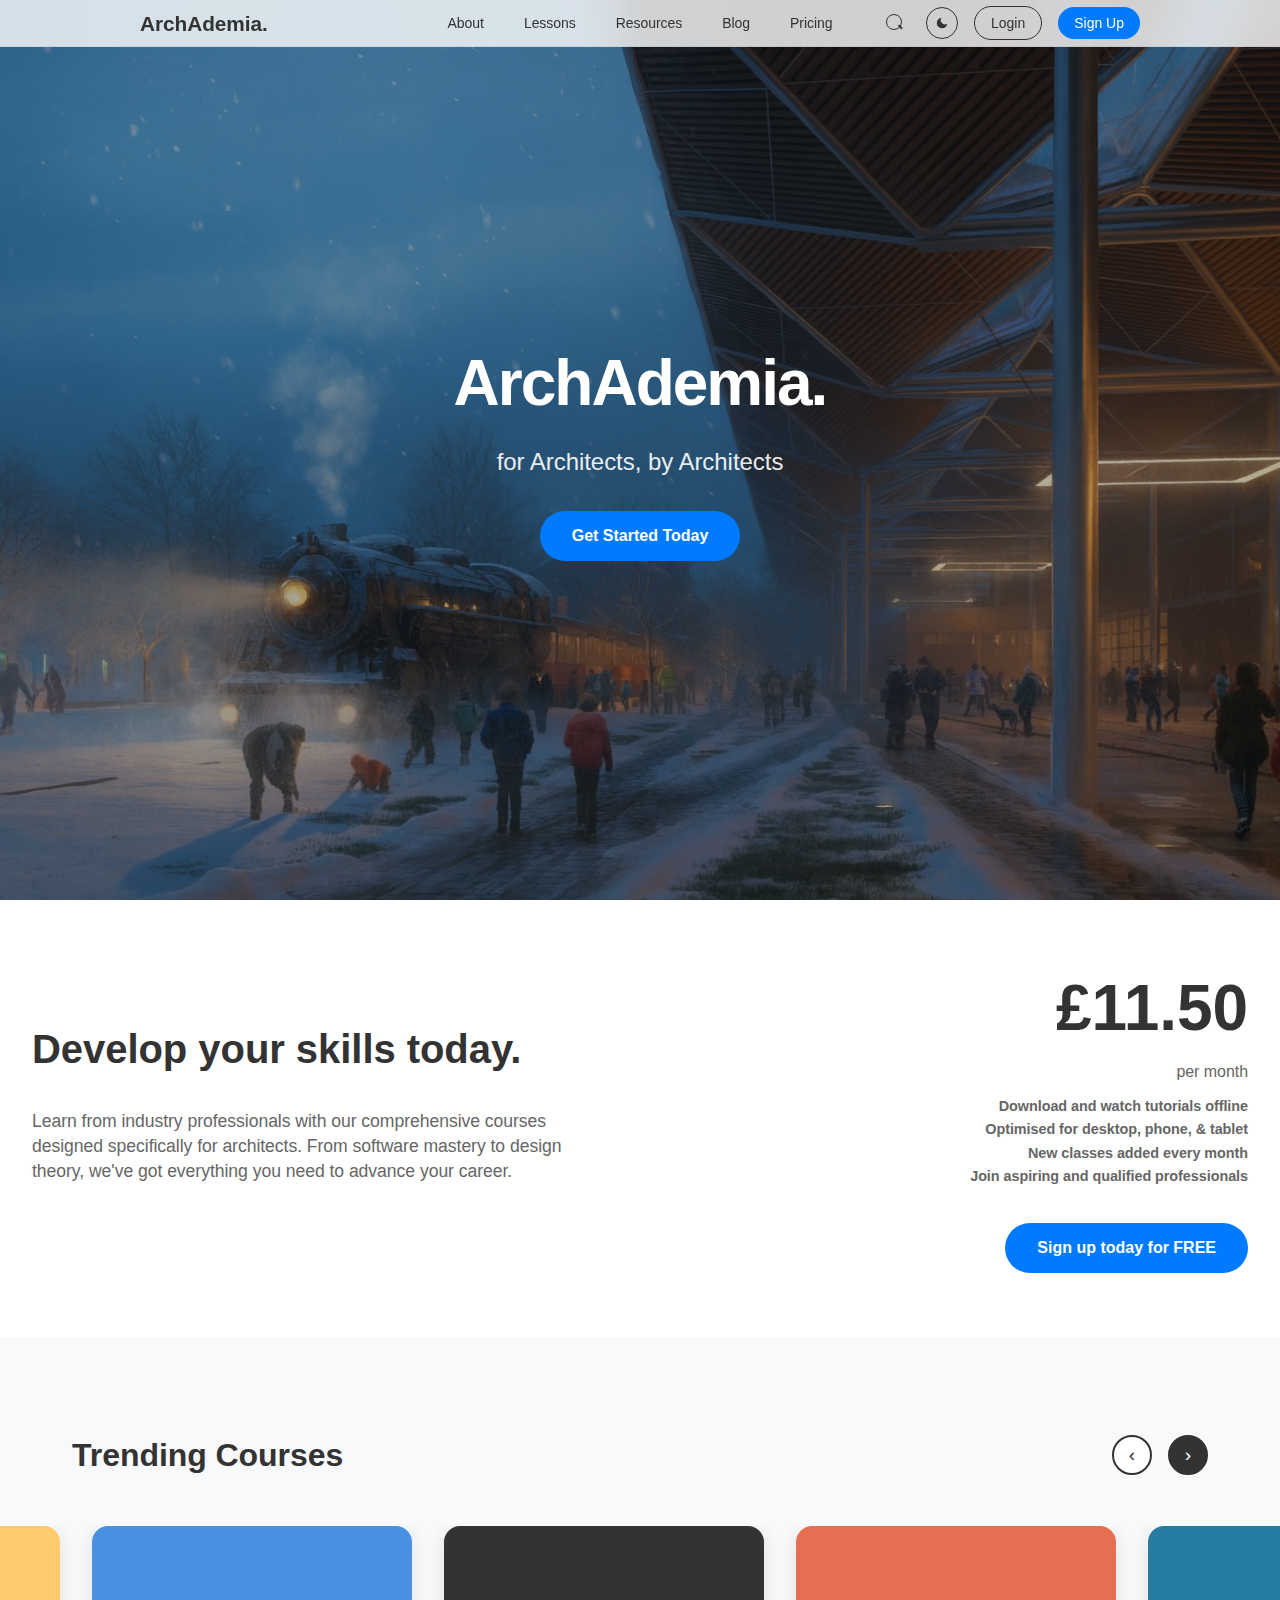
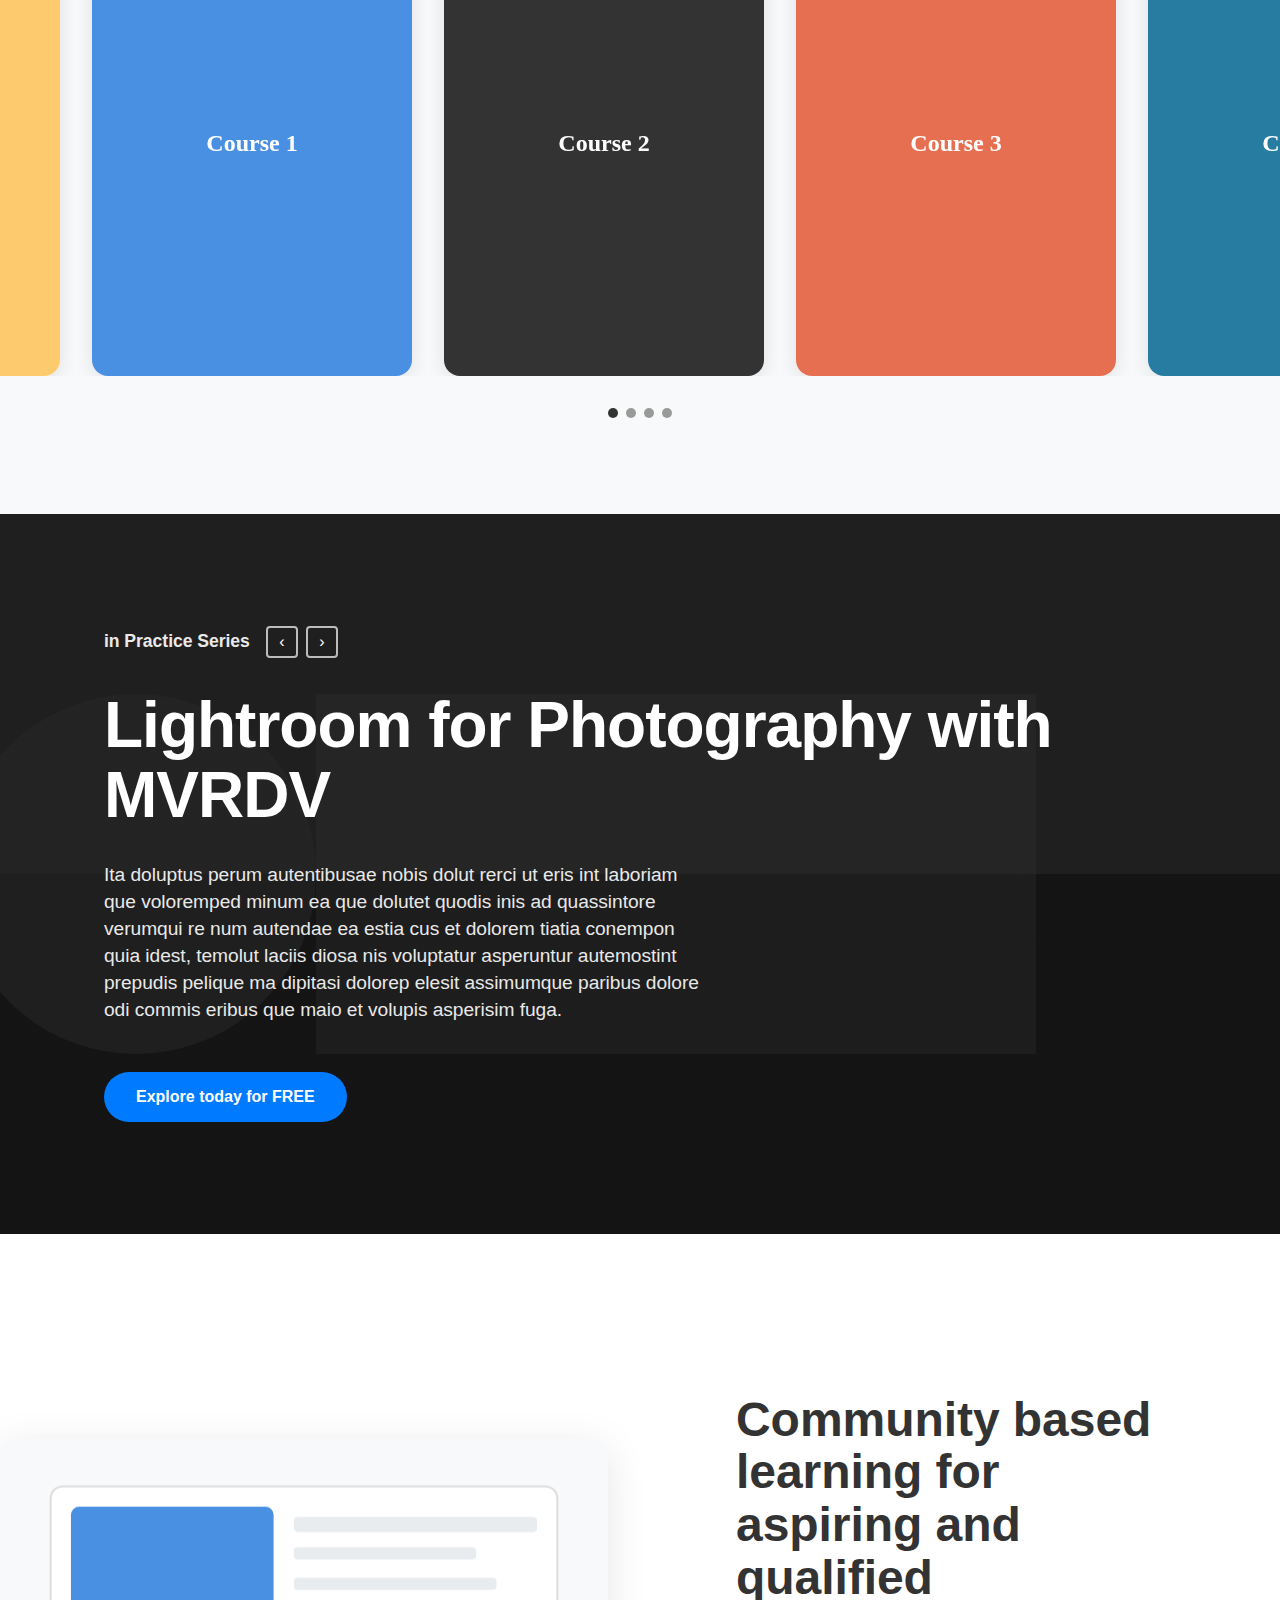
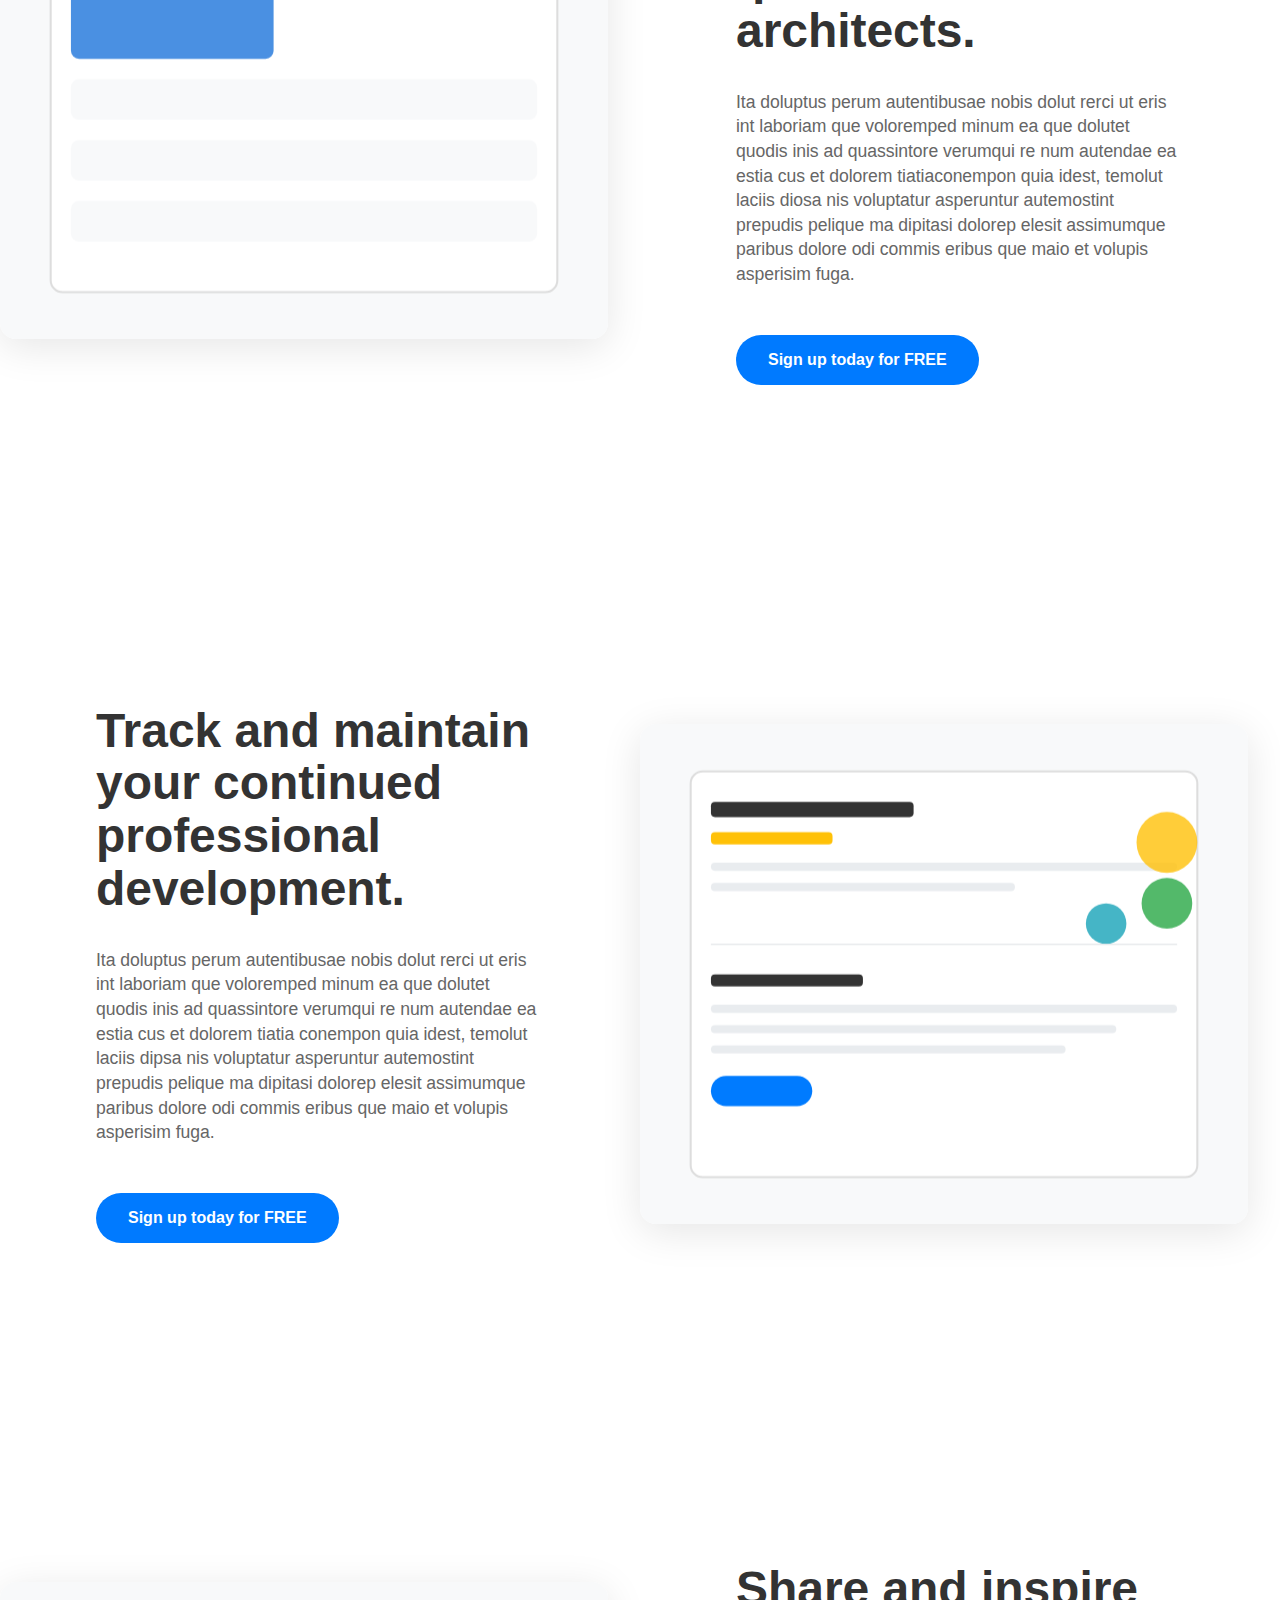
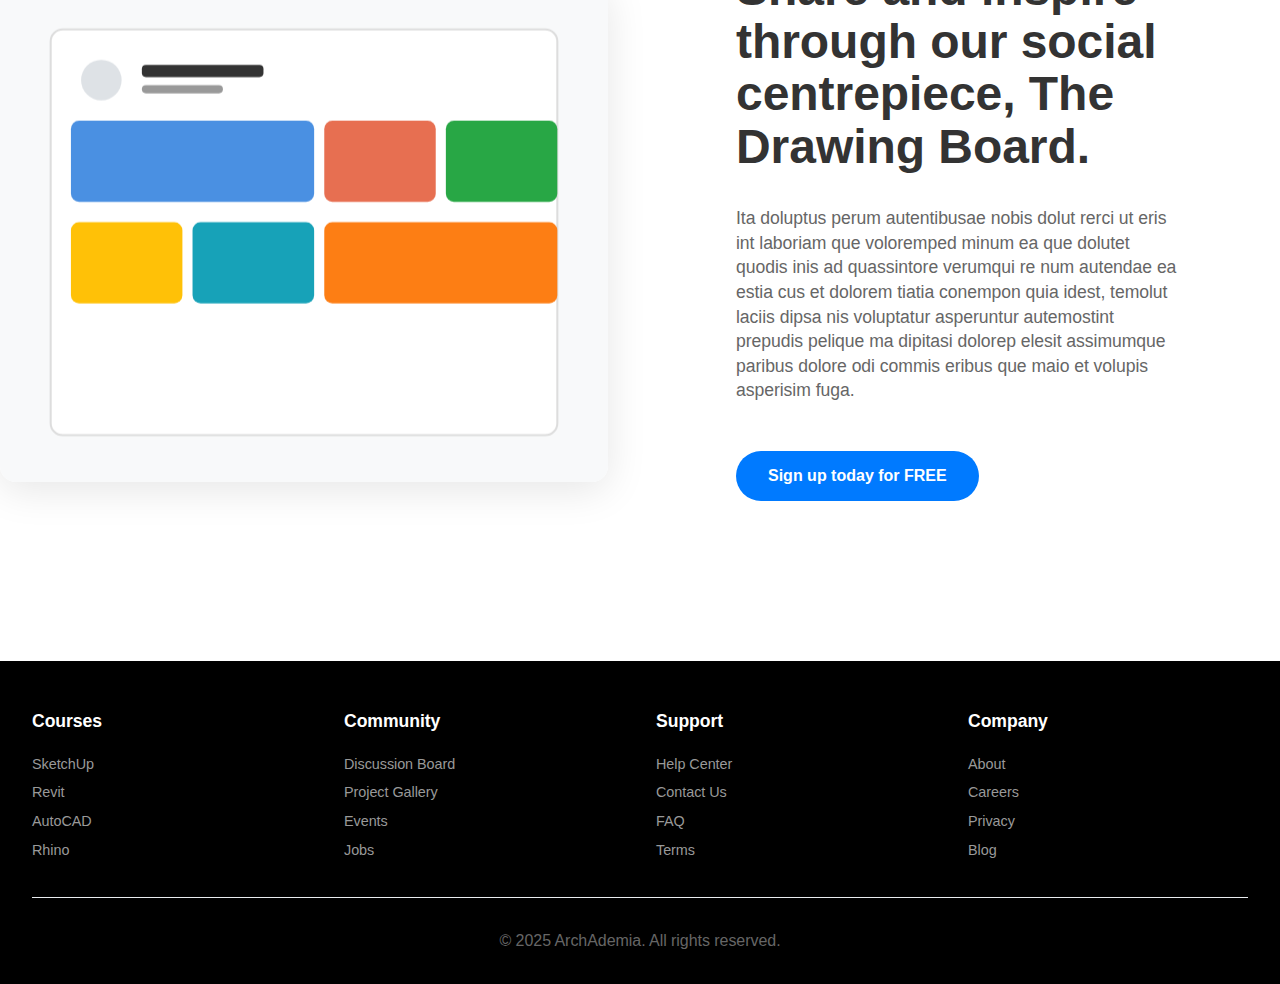
<file: index.html>
<!DOCTYPE html>
<html lang="en">
<head>
    <meta charset="UTF-8">
    <meta name="viewport" content="width=device-width, initial-scale=1.0">
    <title>ArchAdemia - For Architects, by Architects</title>
    <style>
        :root {
            --bg-primary: #ffffff;
            --bg-secondary: #f8f9fa;
            --bg-tertiary: #000000;
            --text-primary: #333333;
            --text-secondary: #666666;
            --text-light: #999999;
            --border-color: #e9ecef;
            --card-bg: #ffffff;
            --modal-bg: #ffffff;
            --shadow: rgba(0,0,0,0.1);
            --shadow-heavy: rgba(0,0,0,0.3);
        }
        
        [data-theme="dark"] {
            --bg-primary: #141414;
            --bg-secondary: #1f1f1f;
            --bg-tertiary: #ffffff;
            --text-primary: #ffffff;
            --text-secondary: #e0e0e0;
            --text-light: #cccccc;
            --border-color: #404040;
            --card-bg: #1f1f1f;
            --modal-bg: #1f1f1f;
            --shadow: rgba(0,0,0,0.4);
            --shadow-heavy: rgba(0,0,0,0.7);
        }
        
        * {
            margin: 0;
            padding: 0;
            box-sizing: border-box;
        }
        
        body {
            font-family: 'Helvetica', -apple-system, BlinkMacSystemFont, 'Segoe UI', sans-serif;
            line-height: 1.4;
            color: var(--text-primary);
            letter-spacing: -0.05px;
            background-color: var(--bg-primary);
            transition: background-color 0.3s ease, color 0.3s ease;
        }
        
        /* Apple-inspired Header with Frosted Glass */
        .header {
            position: fixed;
            top: 0;
            left: 0;
            right: 0;
            background: rgba(255, 255, 255, 0.8);
            backdrop-filter: blur(20px);
            -webkit-backdrop-filter: blur(20px);
            z-index: 1000;
            padding: 0.75rem 2rem;
            transition: all 0.3s cubic-bezier(0.25, 0.1, 0.25, 1);
            border-bottom: 1px solid rgba(0,0,0,0.05);
        }
        
        .header.scrolled {
            background: rgba(255, 255, 255, 0.7);
            backdrop-filter: blur(25px);
            -webkit-backdrop-filter: blur(25px);
            border-bottom: 1px solid rgba(0,0,0,0.1);
        }
        
        [data-theme="dark"] .header {
            background: rgba(20, 20, 20, 0.8);
            border-bottom: 1px solid rgba(255,255,255,0.05);
        }
        
        [data-theme="dark"] .header.scrolled {
            background: rgba(20, 20, 20, 0.7);
            backdrop-filter: blur(25px);
            -webkit-backdrop-filter: blur(25px);
            border-bottom: 1px solid rgba(255,255,255,0.1);
        }
        
        /* Apple-style Centered Navigation */
        .nav {
            display: flex;
            justify-content: center;
            align-items: center;
            max-width: 1000px;
            margin: 0 auto;
            position: relative;
        }
        
        .logo {
            position: absolute;
            left: 0;
            font-size: 1.3rem;
            font-weight: 700;
            color: var(--text-primary);
        }
        
        .nav-links {
            display: flex;
            list-style: none;
            gap: 2.5rem;
            margin: 0;
            padding: 0;
        }
        
        .nav-links a {
            text-decoration: none;
            color: var(--text-primary);
            font-size: 0.875rem;
            font-weight: 400;
            transition: color 0.3s ease;
            padding: 0.5rem 0;
        }
        
        .nav-links a:hover {
            color: #007AFF;
        }
        
        .nav-buttons {
            position: absolute;
            right: 0;
            display: flex;
            gap: 1rem;
            align-items: center;
        }
        
        .search-btn {
            background: none;
            border: none;
            cursor: pointer;
            padding: 0.5rem;
            color: var(--text-primary);
            transition: color 0.3s ease;
        }
        
        .search-btn:hover {
            color: #007AFF;
        }
        
        .search-icon {
            width: 16px;
            height: 16px;
            border: 1.5px solid currentColor;
            border-radius: 50%;
            position: relative;
            display: inline-block;
        }
        
        .search-icon::after {
            content: '';
            position: absolute;
            width: 5px;
            height: 1.5px;
            background: currentColor;
            top: 11px;
            left: 11px;
            transform: rotate(45deg);
        }
        
        .theme-toggle {
            background: none;
            border: 1.5px solid var(--text-primary);
            border-radius: 50%;
            width: 32px;
            height: 32px;
            display: flex;
            align-items: center;
            justify-content: center;
            cursor: pointer;
            transition: all 0.3s ease;
            color: var(--text-primary);
        }
        
        .theme-toggle:hover {
            background: var(--text-primary);
            color: var(--bg-primary);
        }
        
        .theme-icon {
            width: 14px;
            height: 14px;
            fill: currentColor;
        }
        
        .signup-btn {
            background: #007AFF;
            color: white;
            padding: 0.5rem 1rem;
            border-radius: 20px;
            text-decoration: none;
            font-weight: 500;
            font-size: 0.875rem;
            transition: all 0.3s ease;
            border: none;
            cursor: pointer;
        }
        
        .signup-btn:hover {
            background: #0056CC;
            transform: translateY(-1px);
        }
        
        .login-btn {
            background: transparent;
            color: var(--text-primary);
            border: 1.5px solid var(--text-primary);
            padding: 0.5rem 1rem;
            border-radius: 20px;
            text-decoration: none;
            font-weight: 500;
            font-size: 0.875rem;
            transition: all 0.3s ease;
            cursor: pointer;
        }
        
        .login-btn:hover {
            background: var(--text-primary);
            color: var(--bg-primary);
        }
        
        .burger-menu {
            display: none;
            flex-direction: column;
            cursor: pointer;
            width: 24px;
            height: 24px;
            justify-content: space-around;
        }
        
        .burger-line {
            width: 100%;
            height: 2px;
            background: var(--text-primary);
            transition: all 0.3s ease;
        }
        
        .burger-menu.active .burger-line:nth-child(1) {
            transform: rotate(45deg) translate(5px, 5px);
        }
        
        .burger-menu.active .burger-line:nth-child(2) {
            opacity: 0;
        }
        
        .burger-menu.active .burger-line:nth-child(3) {
            transform: rotate(-45deg) translate(7px, -6px);
        }
        
        /* Apple-style Mobile Menu - Slide Down */
        .mobile-menu-overlay {
            position: fixed;
            top: 0;
            left: 0;
            width: 100%;
            height: 100vh;
            background: rgba(0,0,0,0);
            z-index: 10000;
            opacity: 0;
            visibility: hidden;
            transition: all 0.4s cubic-bezier(0.25, 0.1, 0.25, 1);
        }
        
        .mobile-menu-overlay.active {
            background: rgba(0,0,0,0.2);
            opacity: 1;
            visibility: visible;
        }
        
        .mobile-menu {
            position: fixed;
            top: -100%;
            left: 0;
            right: 0;
            height: 100vh;
            background: rgba(255, 255, 255, 0.95);
            backdrop-filter: blur(20px);
            -webkit-backdrop-filter: blur(20px);
            transition: all 0.4s cubic-bezier(0.25, 0.1, 0.25, 1);
            z-index: 10001;
            padding: 8rem 2rem 2rem;
            display: flex;
            flex-direction: column;
            overflow-y: auto;
            opacity: 0;
            visibility: hidden;
        }
        
        [data-theme="dark"] .mobile-menu {
            background: rgba(20, 20, 20, 0.95);
        }
        
        .mobile-menu.active {
            top: 0;
            opacity: 1;
            visibility: visible;
        }
        
        .mobile-nav-links {
            list-style: none;
            margin-bottom: auto;
            text-align: center;
        }
        
        .mobile-nav-links li {
            margin-bottom: 2rem;
            opacity: 0;
            transform: translateY(20px);
            transition: all 0.3s cubic-bezier(0.25, 0.1, 0.25, 1);
        }
        
        .mobile-menu.active .mobile-nav-links li {
            opacity: 1;
            transform: translateY(0);
        }
        
        .mobile-menu.active .mobile-nav-links li:nth-child(1) { transition-delay: 0.1s; }
        .mobile-menu.active .mobile-nav-links li:nth-child(2) { transition-delay: 0.2s; }
        .mobile-menu.active .mobile-nav-links li:nth-child(3) { transition-delay: 0.3s; }
        .mobile-menu.active .mobile-nav-links li:nth-child(4) { transition-delay: 0.4s; }
        .mobile-menu.active .mobile-nav-links li:nth-child(5) { transition-delay: 0.5s; }
        
        .mobile-nav-links a {
            color: var(--text-primary);
            text-decoration: none;
            font-size: 1.4rem;
            font-weight: 600;
            display: block;
            padding: 1rem 0;
            transition: color 0.3s ease;
        }
        
        .mobile-nav-links a:hover {
            color: #007AFF;
        }
        
        .mobile-auth-buttons {
            display: flex;
            flex-direction: column;
            gap: 1rem;
            opacity: 0;
            transform: translateY(20px);
            transition: all 0.3s cubic-bezier(0.25, 0.1, 0.25, 1);
            transition-delay: 0.6s;
        }
        
        .mobile-menu.active .mobile-auth-buttons {
            opacity: 1;
            transform: translateY(0);
        }
        
        .mobile-signup-btn {
            background: #007AFF;
            color: white;
            padding: 0.75rem 1.5rem;
            border-radius: 25px;
            text-decoration: none;
            font-weight: 600;
            text-align: center;
            transition: all 0.3s ease;
            border: none;
            cursor: pointer;
            font-size: 1rem;
        }
        
        .mobile-signup-btn:hover {
            background: #0056CC;
        }
        
        .mobile-login-btn {
            background: transparent;
            color: var(--text-primary);
            border: 1.5px solid var(--text-primary);
            padding: 0.75rem 1.5rem;
            border-radius: 25px;
            text-decoration: none;
            font-weight: 500;
            text-align: center;
            transition: all 0.3s ease;
            cursor: pointer;
            font-size: 1rem;
        }
        
        .mobile-login-btn:hover {
            background: var(--text-primary);
            color: var(--bg-primary);
        }
        
        /* Hero Section */
        .hero {
            height: 100vh;
            background: linear-gradient(rgba(0,0,0,0.3), rgba(0,0,0,0.3)), url('Homepage_Hero.png');
            background-size: cover;
            background-position: center;
            display: flex;
            align-items: center;
            justify-content: center;
            text-align: center;
            color: white;
            position: relative;
        }
        
        .hero-content h1 {
            font-size: 4rem;
            font-weight: 700;
            margin-bottom: 1rem;
            letter-spacing: -2px;
        }
        
        .hero-content .tagline {
            font-size: 1.5rem;
            font-weight: 400;
            opacity: 0.9;
            margin-bottom: 2rem;
        }
        
        .cta-btn {
            background: #007AFF;
            color: white;
            padding: 1rem 2rem;
            border-radius: 30px;
            text-decoration: none;
            font-weight: 600;
            display: inline-block;
            transition: all 0.3s ease;
            border: none;
            cursor: pointer;
            font-size: 1rem;
        }
        
        .cta-btn:hover {
            background: #0056CC;
            transform: translateY(-2px);
        }
        
        /* Stats Section */
        .stats {
            background: var(--bg-primary);
            padding: 4rem 2rem;
        }
        
        .stats-container {
            max-width: 1400px;
            margin: 0 auto;
            display: grid;
            grid-template-columns: 1fr 1fr;
            gap: 4rem;
            align-items: center;
        }
        
        .stats-content h2 {
            font-size: 2.5rem;
            margin-bottom: 2rem;
            font-weight: 700;
            color: var(--text-primary);
        }
        
        .stats-content p {
            font-size: 1.1rem;
            line-height: 1.4;
            color: var(--text-secondary);
            margin-bottom: 2rem;
        }
        
        .stats-numbers {
            display: flex;
            flex-direction: column;
            align-items: flex-end;
            text-align: right;
        }
        
        .counter {
            font-size: 4rem;
            font-weight: 700;
            margin-bottom: 0.5rem;
            color: var(--text-primary);
        }
        
        .counter-label {
            font-size: 1rem;
            color: var(--text-secondary);
            margin-bottom: 1rem;
            line-height: 1.2;
        }
        
        .pricing-features {
            font-size: 0.9rem;
            color: var(--text-secondary);
            margin-bottom: 2rem;
            line-height: 1.3;
            font-weight: 700;
        }
        
        .pricing-features div {
            margin-bottom: 0.3rem;
        }
        
        /* Full-Bleed Carousel Section */
        .carousel-section {
            padding: 6rem 0;
            background: var(--bg-secondary);
            overflow: hidden;
        }
        
        .carousel-container {
            width: 100%;
            overflow: hidden;
        }
        
        .carousel-header {
            display: flex;
            justify-content: space-between;
            align-items: center;
            margin-bottom: 3rem;
            max-width: 1200px;
            margin-left: auto;
            margin-right: auto;
            padding: 0 2rem;
        }
        
        .carousel-header h2 {
            font-size: 2rem;
            font-weight: 700;
            color: var(--text-primary);
        }
        
        .carousel-controls {
            display: flex;
            gap: 1rem;
        }
        
        .carousel-btn {
            width: 40px;
            height: 40px;
            border: 2px solid var(--text-primary);
            background: var(--bg-primary);
            border-radius: 50%;
            display: flex;
            align-items: center;
            justify-content: center;
            cursor: pointer;
            font-size: 1.2rem;
            transition: all 0.3s;
            color: var(--text-primary);
        }
        
        .carousel-btn:hover {
            background: var(--text-primary);
            color: var(--bg-primary);
        }
        
        .carousel-btn.next {
            background: var(--text-primary);
            color: var(--bg-primary);
        }
        
        .carousel-wrapper {
            overflow: hidden;
            margin-bottom: 2rem;
            position: relative;
        }
        
        .carousel-track {
            display: flex;
            gap: 2rem;
            transition: transform 0.6s cubic-bezier(0.25, 0.1, 0.25, 1);
            width: fit-content;
            padding-left: 2rem;
            will-change: transform;
            cursor: grab;
        }
        
        .carousel-track:active {
            cursor: grabbing;
        }
        
        .carousel-card {
            width: 320px;
            height: 450px;
            flex-shrink: 0;
            background: var(--card-bg);
            border-radius: 16px;
            overflow: hidden;
            box-shadow: 0 4px 20px var(--shadow);
            position: relative;
            transition: transform 0.3s ease;
            cursor: pointer;
        }
        
        .carousel-card:hover {
            transform: translateY(-8px);
        }
        
        .card-image {
            width: 100%;
            height: 100%;
            background-size: cover;
            background-position: center;
            transition: transform 0.3s ease;
        }
        
        .carousel-card:hover .card-image {
            transform: scale(1.05);
        }
        
        .carousel-pagination {
            display: flex;
            justify-content: center;
            gap: 0.5rem;
            max-width: 1200px;
            margin: 0 auto;
            padding: 0 2rem;
        }
        
        .pagination-dot {
            width: 10px;
            height: 10px;
            border-radius: 50%;
            background: var(--text-light);
            cursor: pointer;
            transition: background 0.3s;
        }
        
        .pagination-dot.active {
            background: var(--text-primary);
        }
        
        /* Full Bleed Hero Section - FIXED STRUCTURE */
        .full-bleed-hero {
            height: 80vh;
            position: relative;
            overflow: hidden;
            z-index: 1;
        }
        
        .hero-slider {
            display: flex;
            width: 200%;
            height: 100%;
            transition: transform 0.5s ease;
            position: relative;
        }
        
        .hero-slide {
            width: 50%;
            height: 100%;
            display: flex;
            align-items: center;
            justify-content: flex-start;
            position: relative;
            color: white;
            flex-shrink: 0;
        }
        
        .hero-slide.lightroom {
            background: linear-gradient(rgba(0,0,0,0.4), rgba(0,0,0,0.4)), url('data:image/svg+xml,<svg xmlns="http://www.w3.org/2000/svg" width="1920" height="800" viewBox="0 0 1920 800"><rect width="1920" height="800" fill="%23333"/><rect x="0" y="400" width="1920" height="400" fill="%23222"/><circle cx="400" cy="400" r="200" fill="%23444" opacity="0.5"/><rect x="600" y="200" width="800" height="400" fill="%23555" opacity="0.3"/></svg>');
            background-size: cover;
            background-position: center;
        }
        
        .hero-slide.sketchup {
            background: linear-gradient(rgba(0,0,0,0.4), rgba(0,0,0,0.4)), url('data:image/svg+xml,<svg xmlns="http://www.w3.org/2000/svg" width="1920" height="800" viewBox="0 0 1920 800"><rect width="1920" height="800" fill="%23f39c12"/><rect x="0" y="400" width="1920" height="400" fill="%23e67e22"/><circle cx="1200" cy="300" r="150" fill="%23d35400" opacity="0.6"/><rect x="200" y="150" width="600" height="300" fill="%23e74c3c" opacity="0.4"/></svg>');
            background-size: cover;
            background-position: center;
        }
        
        .full-bleed-content {
            max-width: 1200px;
            width: 100%;
            padding: 0 4rem;
            margin: 0 auto;
            position: relative;
        }
        
        .series-nav {
            display: flex;
            align-items: center;
            gap: 1rem;
            margin-bottom: 2rem;
        }
        
        .series-title {
            font-size: 1.1rem;
            font-weight: 600;
            opacity: 0.9;
        }
        
        .series-controls {
            display: flex;
            gap: 0.5rem;
        }
        
        .series-btn {
            width: 32px;
            height: 32px;
            border: 2px solid rgba(255,255,255,0.7);
            background: transparent;
            color: white;
            border-radius: 4px;
            display: flex;
            align-items: center;
            justify-content: center;
            cursor: pointer;
            font-size: 1rem;
            transition: all 0.3s;
        }
        
        .series-btn:hover {
            background: rgba(255,255,255,0.2);
            border-color: white;
        }
        
        .full-bleed-hero h2 {
            font-size: 4rem;
            font-weight: 700;
            line-height: 1.1;
            margin-bottom: 2rem;
            letter-spacing: -1px;
        }
        
        .full-bleed-hero p {
            font-size: 1.2rem;
            line-height: 1.4;
            opacity: 0.9;
            margin-bottom: 3rem;
            max-width: 600px;
        }
        
        .explore-btn {
            background: #007AFF;
            color: white;
            padding: 1rem 2rem;
            border-radius: 30px;
            text-decoration: none;
            font-weight: 600;
            display: inline-block;
            transition: all 0.3s ease;
            font-size: 1rem;
            border: none;
            cursor: pointer;
        }
        
        .explore-btn:hover {
            background: #0056CC;
            transform: translateY(-2px);
        }
        
        /* Community Section - FIXED */
        .community-section {
            padding: 6rem 2rem;
            background: var(--bg-primary);
            position: relative;
            z-index: 2;
        }
        
        .community-container {
            max-width: 1400px;
            margin: 0 auto;
            display: grid;
            grid-template-columns: 1fr 1fr;
            align-items: center;
            gap: 0;
        }
        
        .community-image {
            width: 100%;
            height: 500px;
            background: url('data:image/svg+xml,<svg xmlns="http://www.w3.org/2000/svg" width="600" height="500" viewBox="0 0 600 500"><rect width="600" height="500" fill="%23f8f9fa"/><rect x="50" y="50" width="500" height="400" fill="%23fff" rx="12" stroke="%23ddd" stroke-width="2"/><rect x="70" y="70" width="200" height="150" fill="%234a90e2" rx="8"/><rect x="290" y="80" width="240" height="15" fill="%23e9ecef" rx="4"/><rect x="290" y="110" width="180" height="12" fill="%23e9ecef" rx="4"/><rect x="290" y="140" width="200" height="12" fill="%23e9ecef" rx="4"/><rect x="70" y="240" width="460" height="40" fill="%23f8f9fa" rx="8"/><rect x="70" y="300" width="460" height="40" fill="%23f8f9fa" rx="8"/><rect x="70" y="360" width="460" height="40" fill="%23f8f9fa" rx="8"/></svg>') center/cover no-repeat;
            border-radius: 16px;
            margin-left: -2rem;
            box-shadow: 0 8px 40px rgba(0,0,0,0.1);
        }
        
        .community-content {
            padding: 4rem 4rem 4rem 6rem;
        }
        
        .community-content h2 {
            font-size: 3rem;
            font-weight: 700;
            line-height: 1.1;
            margin-bottom: 2rem;
            color: var(--text-primary);
        }
        
        .community-content p {
            font-size: 1.1rem;
            line-height: 1.4;
            color: var(--text-secondary);
            margin-bottom: 3rem;
        }
        
        /* Professional Development Section */
        .professional-section {
            padding: 6rem 2rem;
            background: var(--bg-primary);
            position: relative;
            z-index: 2;
        }
        
        .professional-container {
            max-width: 1400px;
            margin: 0 auto;
            display: grid;
            grid-template-columns: 1fr 1fr;
            align-items: center;
            gap: 0;
        }
        
        .professional-content {
            padding: 4rem 6rem 4rem 4rem;
            order: 1;
        }
        
        .professional-content h2 {
            font-size: 3rem;
            font-weight: 700;
            line-height: 1.1;
            margin-bottom: 2rem;
            color: var(--text-primary);
        }
        
        .professional-content p {
            font-size: 1.1rem;
            line-height: 1.4;
            color: var(--text-secondary);
            margin-bottom: 3rem;
        }
        
        .professional-image {
            width: 100%;
            height: 500px;
            background: url('data:image/svg+xml,<svg xmlns="http://www.w3.org/2000/svg" width="600" height="500" viewBox="0 0 600 500"><rect width="600" height="500" fill="%23f8f9fa"/><rect x="50" y="50" width="500" height="400" fill="%23fff" rx="12" stroke="%23ddd" stroke-width="2"/><rect x="70" y="80" width="200" height="15" fill="%23333" rx="4"/><rect x="70" y="110" width="120" height="12" fill="%23ffc107" rx="4"/><rect x="70" y="140" width="460" height="8" fill="%23e9ecef" rx="4"/><rect x="70" y="160" width="300" height="8" fill="%23e9ecef" rx="4"/><circle cx="520" cy="120" r="30" fill="%23ffc107" opacity="0.8"/><circle cx="520" cy="180" r="25" fill="%2328a745" opacity="0.8"/><circle cx="460" cy="200" r="20" fill="%2317a2b8" opacity="0.8"/><rect x="70" y="220" width="460" height="1" fill="%23dee2e6"/><rect x="70" y="250" width="150" height="12" fill="%23333" rx="4"/><rect x="70" y="280" width="460" height="8" fill="%23e9ecef" rx="4"/><rect x="70" y="300" width="400" height="8" fill="%23e9ecef" rx="4"/><rect x="70" y="320" width="350" height="8" fill="%23e9ecef" rx="4"/><rect x="70" y="350" width="100" height="30" fill="%23007bff" rx="15"/></svg>') center/cover no-repeat;
            border-radius: 16px;
            margin-right: -2rem;
            box-shadow: 0 8px 40px rgba(0,0,0,0.1);
            order: 2;
        }
        
        /* Social Platform Section */
        .social-section {
            padding: 6rem 2rem;
            background: var(--bg-primary);
            position: relative;
            z-index: 2;
        }
        
        .social-container {
            max-width: 1400px;
            margin: 0 auto;
            display: grid;
            grid-template-columns: 1fr 1fr;
            align-items: center;
            gap: 0;
        }
        
        .social-image {
            width: 100%;
            height: 500px;
            background: url('data:image/svg+xml,<svg xmlns="http://www.w3.org/2000/svg" width="600" height="500" viewBox="0 0 600 500"><rect width="600" height="500" fill="%23f8f9fa"/><rect x="50" y="50" width="500" height="400" fill="%23fff" rx="12" stroke="%23ddd" stroke-width="2"/><circle cx="100" cy="100" r="20" fill="%23dee2e6"/><rect x="140" y="85" width="120" height="12" fill="%23333" rx="4"/><rect x="140" y="105" width="80" height="8" fill="%23999" rx="4"/><rect x="70" y="140" width="240" height="80" fill="%234a90e2" rx="8"/><rect x="320" y="140" width="110" height="80" fill="%23e76f51" rx="8"/><rect x="440" y="140" width="110" height="80" fill="%2328a745" rx="8"/><rect x="70" y="240" width="110" height="80" fill="%23ffc107" rx="8"/><rect x="190" y="240" width="120" height="80" fill="%2317a2b8" rx="8"/><rect x="320" y="240" width="230" height="80" fill="%23fd7e14" rx="8"/></svg>') center/cover no-repeat;
            border-radius: 16px;
            margin-left: -2rem;
            box-shadow: 0 8px 40px rgba(0,0,0,0.1);
        }
        
        .social-content {
            padding: 4rem 4rem 4rem 6rem;
        }
        
        .social-content h2 {
            font-size: 3rem;
            font-weight: 700;
            line-height: 1.1;
            margin-bottom: 2rem;
            color: var(--text-primary);
        }
        
        .social-content p {
            font-size: 1.1rem;
            line-height: 1.4;
            color: var(--text-secondary);
            margin-bottom: 3rem;
        }
        
        /* Modal - COMPLETE STYLING */
        .modal-overlay {
            position: fixed;
            top: 0;
            left: 0;
            width: 100%;
            height: 100%;
            background: rgba(0, 0, 0, 0);
            display: flex;
            justify-content: center;
            align-items: center;
            z-index: 10000;
            backdrop-filter: blur(0px);
            opacity: 0;
            visibility: hidden;
            transition: all 0.3s ease;
        }
        
        .modal-overlay.active {
            background: rgba(0, 0, 0, 0.7);
            backdrop-filter: blur(5px);
            opacity: 1;
            visibility: visible;
        }
        
        .signup-modal {
            background: var(--modal-bg);
            border-radius: 20px;
            padding: 3rem;
            max-width: 500px;
            width: 90%;
            position: relative;
            box-shadow: 0 20px 60px var(--shadow-heavy);
            max-height: 90vh;
            overflow-y: auto;
            transform: scale(0.7) translateY(20px);
            transition: all 0.3s ease;
        }
        
        .modal-overlay.active .signup-modal {
            transform: scale(1) translateY(0);
        }
        
        .close-modal {
            position: absolute;
            top: 1rem;
            right: 1.5rem;
            background: none;
            border: none;
            font-size: 1.5rem;
            cursor: pointer;
            color: var(--text-light);
            width: 30px;
            height: 30px;
            display: flex;
            align-items: center;
            justify-content: center;
        }
        
        .close-modal:hover {
            color: var(--text-primary);
        }
        
        .modal-title {
            font-size: 2rem;
            font-weight: 700;
            margin-bottom: 1rem;
            text-align: center;
            color: var(--text-primary);
        }
        
        .modal-description {
            text-align: center;
            color: var(--text-secondary);
            margin-bottom: 2rem;
            line-height: 1.4;
        }
        
        .signup-form {
            margin-bottom: 2rem;
        }
        
        .form-group {
            margin-bottom: 1.5rem;
        }
        
        .form-group label {
            display: block;
            margin-bottom: 0.5rem;
            font-weight: 600;
            color: var(--text-primary);
        }
        
        .form-group input {
            width: 100%;
            padding: 0.75rem;
            border: 2px solid var(--border-color);
            border-radius: 8px;
            font-size: 1rem;
            transition: border-color 0.3s;
            background: var(--card-bg);
            color: var(--text-primary);
        }
        
        .form-group input:focus {
            outline: none;
            border-color: #007AFF;
        }
        
        .password-options {
            display: flex;
            justify-content: space-between;
            align-items: center;
            margin-top: 0.5rem;
            font-size: 0.9rem;
        }
        
        .checkbox-group {
            display: flex;
            align-items: center;
            gap: 0.5rem;
        }
        
        .checkbox-group input[type="checkbox"] {
            width: auto;
            margin: 0;
        }
        
        .checkbox-group label {
            color: var(--text-secondary);
            margin: 0;
            font-weight: 400;
        }
        
        .forgot-password {
            color: #007AFF;
            text-decoration: none;
            font-size: 0.9rem;
        }
        
        .forgot-password:hover {
            text-decoration: underline;
        }
        
        .social-signup {
            text-align: center;
            margin-bottom: 2rem;
        }
        
        .social-text {
            color: var(--text-secondary);
            margin-bottom: 1rem;
            font-size: 0.9rem;
        }
        
        .social-buttons {
            display: flex;
            justify-content: center;
            gap: 1rem;
        }
        
        .social-btn {
            width: 50px;
            height: 50px;
            border: 2px solid var(--border-color);
            background: var(--card-bg);
            border-radius: 8px;
            display: flex;
            align-items: center;
            justify-content: center;
            cursor: pointer;
            font-size: 1.2rem;
            transition: all 0.3s;
            color: var(--text-primary);
        }
        
        .social-btn:hover {
            border-color: #007AFF;
        }
        
        .continue-btn {
            width: 100%;
            background: #007AFF;
            color: white;
            padding: 1rem;
            border: none;
            border-radius: 25px;
            font-weight: 600;
            font-size: 1rem;
            cursor: pointer;
            transition: all 0.3s ease;
            margin-bottom: 1rem;
        }
        
        .continue-btn:hover {
            background: #0056CC;
        }
        
        .login-link {
            text-align: center;
            font-size: 0.9rem;
            color: var(--text-secondary);
        }
        
        .login-link a {
            color: #007AFF;
            text-decoration: none;
            font-weight: 600;
        }
        
        /* Footer - ENSURE PROPER POSITIONING */
        .footer {
            background: var(--bg-tertiary);
            color: var(--bg-primary);
            padding: 3rem 2rem 2rem;
            position: relative;
            z-index: 3;
            clear: both;
        }
        
        [data-theme="dark"] .footer {
            background: #000000;
            color: #ffffff;
        }
        
        .footer-container {
            max-width: 1400px;
            margin: 0 auto;
            display: grid;
            grid-template-columns: repeat(4, 1fr);
            gap: 2rem;
        }
        
        .footer-section h4 {
            margin-bottom: 1rem;
            font-size: 1.1rem;
        }
        
        .footer-section ul {
            list-style: none;
        }
        
        .footer-section a {
            color: var(--text-light);
            text-decoration: none;
            font-size: 0.9rem;
            line-height: 2;
            transition: color 0.3s;
        }
        
        .footer-section a:hover {
            color: var(--bg-primary);
        }
        
        [data-theme="dark"] .footer-section a {
            color: #cccccc;
        }
        
        [data-theme="dark"] .footer-section a:hover {
            color: #ffffff;
        }
        
        .footer-bottom {
            border-top: 1px solid var(--border-color);
            margin-top: 2rem;
            padding-top: 2rem;
            text-align: center;
            color: var(--text-secondary);
        }
        
        /* Responsive Design */
        @media (max-width: 768px) {
            .nav-links,
            .nav-buttons .search-btn,
            .nav-buttons .theme-toggle,
            .nav-buttons .signup-btn,
            .nav-buttons .login-btn {
                display: none;
            }
            
            .burger-menu {
                display: flex;
            }
            
            .hero-content h1 {
                font-size: 2.5rem;
            }
            
            .hero-content .tagline {
                font-size: 1.2rem;
            }
            
            .stats-container {
                grid-template-columns: 1fr;
                gap: 2rem;
                padding: 2rem 1rem;
            }
            
            .stats-content h2 {
                font-size: 2rem;
                text-align: center;
            }
            
            .stats-numbers {
                align-items: center;
                text-align: center;
            }
            
            .counter {
                font-size: 3rem;
            }
            
            .carousel-section {
                padding: 4rem 0;
            }
            
            .carousel-header {
                padding: 0 1rem;
            }
            
            .carousel-header h2 {
                font-size: 1.8rem;
            }
            
            .carousel-controls {
                gap: 0.5rem;
            }
            
            .carousel-btn {
                width: 35px;
                height: 35px;
                font-size: 1rem;
            }
            
            .carousel-card {
                width: 280px;
                height: 420px;
                padding: 1.2rem;
            }
            
            .card-title {
                font-size: 1.1rem;
                margin: 2rem 0 1rem 0;
            }
            
            .card-description {
                font-size: 0.8rem;
                margin-bottom: 1.2rem;
            }
            
            .card-image {
                height: 160px;
            }
            
            .full-bleed-hero {
                height: 60vh;
            }
            
            .full-bleed-content {
                padding: 0 2rem;
            }
            
            .full-bleed-hero h2 {
                font-size: 2.5rem;
            }
            
            .full-bleed-hero p {
                font-size: 1rem;
            }
            
            .footer-container {
                grid-template-columns: repeat(2, 1fr);
            }
            
            .professional-container, .community-container, .social-container {
                grid-template-columns: 1fr;
                gap: 3rem;
            }
            
            .professional-content, .community-content, .social-content {
                padding: 0 2rem;
                order: 2;
            }
            
            .professional-content h2, .community-content h2, .social-content h2 {
                font-size: 2rem;
            }
            
            .professional-image, .community-image, .social-image {
                margin-left: 2rem;
                margin-right: 2rem;
                height: 300px;
                order: 1;
            }
            
            .professional-image {
                order: 1;
            }
            
            .signup-modal {
                margin: 1rem;
                padding: 2rem;
            }
            
            .modal-title {
                font-size: 1.5rem;
            }
        }
        
        @media (max-width: 480px) {
            .hero-content h1 {
                font-size: 2rem;
            }
            
            .hero-content .tagline {
                font-size: 1rem;
            }
            
            .stats {
                padding: 3rem 1rem;
            }
            
            .carousel-card {
                width: 260px;
                height: 400px;
                padding: 1rem;
            }
            
            .card-title {
                font-size: 1rem;
                margin: 1.5rem 0 0.8rem 0;
            }
            
            .card-description {
                font-size: 0.75rem;
                margin-bottom: 1rem;
            }
            
            .card-image {
                height: 140px;
            }
            
            .full-bleed-hero h2 {
                font-size: 2rem;
            }
            
            .footer-container {
                grid-template-columns: 1fr;
                gap: 1.5rem;
            }
            
            .signup-modal {
                padding: 1.5rem;
            }
            
            .modal-title {
                font-size: 1.3rem;
            }
            
            .form-group input {
                padding: 0.6rem;
            }
        }
    </style>
</head>
<body>
    <!-- Header -->
    <header class="header">
        <nav class="nav">
            <div class="logo">ArchAdemia.</div>
            
            <ul class="nav-links">
                <li><a href="#about">About</a></li>
                <li><a href="#lessons">Lessons</a></li>
                <li><a href="#resources">Resources</a></li>
                <li><a href="#blog">Blog</a></li>
                <li><a href="#pricing">Pricing</a></li>
            </ul>
            
            <div class="nav-buttons">
                <button class="search-btn">
                    <span class="search-icon"></span>
                </button>
                <button class="theme-toggle" id="themeToggle">
                    <svg class="theme-icon" viewBox="0 0 24 24">
                        <path d="M21 12.79A9 9 0 1 1 11.21 3 7 7 0 0 0 21 12.79z"></path>
                    </svg>
                </button>
                <button class="login-btn">Login</button>
                <button class="signup-btn">Sign Up</button>
                
                <!-- Burger Menu -->
                <div class="burger-menu" id="burgerMenu">
                    <div class="burger-line"></div>
                    <div class="burger-line"></div>
                    <div class="burger-line"></div>
                </div>
            </div>
        </nav>
        
        <!-- Mobile Menu Overlay -->
        <div class="mobile-menu-overlay" id="mobileMenuOverlay"></div>
        
        <!-- Mobile Menu -->
        <div class="mobile-menu" id="mobileMenu">
            <ul class="mobile-nav-links">
                <li><a href="#about">About</a></li>
                <li><a href="#lessons">Lessons</a></li>
                <li><a href="#resources">Resources</a></li>
                <li><a href="#blog">Blog</a></li>
                <li><a href="#pricing">Pricing</a></li>
            </ul>
            
            <div class="mobile-auth-buttons">
                <button class="theme-toggle" style="margin-bottom: 1rem; align-self: center;">
                    <svg class="theme-icon" viewBox="0 0 24 24">
                        <path d="M21 12.79A9 9 0 1 1 11.21 3 7 7 0 0 0 21 12.79z"></path>
                    </svg>
                </button>
                <button class="mobile-signup-btn">Sign Up</button>
                <button class="mobile-login-btn">Login</button>
            </div>
        </div>
    </header>

    <!-- Hero Section -->
    <section class="hero">
        <div class="hero-content">
            <h1>ArchAdemia.</h1>
            <p class="tagline">for Architects, by Architects</p>
            <button class="cta-btn">Get Started Today</button>
        </div>
    </section>

    <!-- Stats Section -->
    <section class="stats">
        <div class="stats-container">
            <div class="stats-content">
                <h2>Develop your skills today.</h2>
                <p>Learn from industry professionals with our comprehensive courses designed specifically for architects. From software mastery to design theory, we've got everything you need to advance your career.</p>
            </div>
            <div class="stats-numbers">
                <div class="counter">£11.50</div>
                <div class="counter-label">per month</div>
                <div class="pricing-features">
                    <div>Download and watch tutorials offline</div>
                    <div>Optimised for desktop, phone, & tablet</div>
                    <div>New classes added every month</div>
                    <div>Join aspiring and qualified professionals</div>
                </div>
                <button class="cta-btn">Sign up today for FREE</button>
            </div>
        </div>
    </section>

    <!-- Carousel Section -->
    <section class="carousel-section">
        <div class="carousel-container">
            <div class="carousel-header">
                <h2>Trending Courses</h2>
                <div class="carousel-controls">
                    <button class="carousel-btn prev">‹</button>
                    <button class="carousel-btn next">›</button>
                </div>
            </div>
            
            <div class="carousel-wrapper">
                <div class="carousel-track" id="carouselTrack">
                    <div class="carousel-card">
                        <div class="card-image" style="background-image: url('data:image/svg+xml,<svg xmlns=%22http://www.w3.org/2000/svg%22 width=%22320%22 height=%22450%22 viewBox=%220 0 320 450%22><rect width=%22320%22 height=%22450%22 fill=%22%234a90e2%22/><text x=%22160%22 y=%22225%22 text-anchor=%22middle%22 fill=%22white%22 font-size=%2224%22 font-weight=%22bold%22>Course 1</text></svg>');"></div>
                    </div>
                    
                    <div class="carousel-card">
                        <div class="card-image" style="background-image: url('data:image/svg+xml,<svg xmlns=%22http://www.w3.org/2000/svg%22 width=%22320%22 height=%22450%22 viewBox=%220 0 320 450%22><rect width=%22320%22 height=%22450%22 fill=%22%23333%22/><text x=%22160%22 y=%22225%22 text-anchor=%22middle%22 fill=%22white%22 font-size=%2224%22 font-weight=%22bold%22>Course 2</text></svg>');"></div>
                    </div>
                    
                    <div class="carousel-card">
                        <div class="card-image" style="background-image: url('data:image/svg+xml,<svg xmlns=%22http://www.w3.org/2000/svg%22 width=%22320%22 height=%22450%22 viewBox=%220 0 320 450%22><rect width=%22320%22 height=%22450%22 fill=%22%23e76f51%22/><text x=%22160%22 y=%22225%22 text-anchor=%22middle%22 fill=%22white%22 font-size=%2224%22 font-weight=%22bold%22>Course 3</text></svg>');"></div>
                    </div>
                    
                    <div class="carousel-card">
                        <div class="card-image" style="background-image: url('data:image/svg+xml,<svg xmlns=%22http://www.w3.org/2000/svg%22 width=%22320%22 height=%22450%22 viewBox=%220 0 320 450%22><rect width=%22320%22 height=%22450%22 fill=%22%23277da1%22/><text x=%22160%22 y=%22225%22 text-anchor=%22middle%22 fill=%22white%22 font-size=%2224%22 font-weight=%22bold%22>Course 4</text></svg>');"></div>
                    </div>
                    
                    <div class="carousel-card">
                        <div class="card-image" style="background-image: url('data:image/svg+xml,<svg xmlns=%22http://www.w3.org/2000/svg%22 width=%22320%22 height=%22450%22 viewBox=%220 0 320 450%22><rect width=%22320%22 height=%22450%22 fill=%22%235a8a3a%22/><text x=%22160%22 y=%22225%22 text-anchor=%22middle%22 fill=%22white%22 font-size=%2224%22 font-weight=%22bold%22>Course 5</text></svg>');"></div>
                    </div>
                    
                    <div class="carousel-card">
                        <div class="card-image" style="background-image: url('data:image/svg+xml,<svg xmlns=%22http://www.w3.org/2000/svg%22 width=%22320%22 height=%22450%22 viewBox=%220 0 320 450%22><rect width=%22320%22 height=%22450%22 fill=%22%23fdcb6e%22/><text x=%22160%22 y=%22225%22 text-anchor=%22middle%22 fill=%22white%22 font-size=%2224%22 font-weight=%22bold%22>Course 6</text></svg>');"></div>
                    </div>
                </div>
            </div>
            
            <div class="carousel-pagination">
                <div class="pagination-dot active"></div>
                <div class="pagination-dot"></div>
                <div class="pagination-dot"></div>
                <div class="pagination-dot"></div>
            </div>
        </div>
    </section>

    <!-- Full Bleed Hero Section -->
    <section class="full-bleed-hero">
        <div class="hero-slider" id="heroSlider">
            <!-- Lightroom Slide -->
            <div class="hero-slide lightroom">
                <div class="full-bleed-content">
                    <div class="series-nav">
                        <span class="series-title">in Practice Series</span>
                        <div class="series-controls">
                            <button class="series-btn" id="heroPrev">‹</button>
                            <button class="series-btn" id="heroNext">›</button>
                        </div>
                    </div>
                    <h2>Lightroom for Photography with MVRDV</h2>
                    <p>Ita doluptus perum autentibusae nobis dolut rerci ut eris int laboriam que voloremped minum ea que dolutet quodis inis ad quassintore verumqui re num autendae ea estia cus et dolorem tiatia conempon quia idest, temolut laciis diosa nis voluptatur asperuntur autemostint prepudis pelique ma dipitasi dolorep elesit assimumque paribus dolore odi commis eribus que maio et volupis asperisim fuga.</p>
                    <button class="cta-btn">Explore today for FREE</button>
                </div>
            </div>
            
            <!-- SketchUp Slide -->
            <div class="hero-slide sketchup">
                <div class="full-bleed-content">
                    <div class="series-nav">
                        <span class="series-title">in Practice Series</span>
                        <div class="series-controls">
                            <button class="series-btn" id="heroPrev2">‹</button>
                            <button class="series-btn" id="heroNext2">›</button>
                        </div>
                    </div>
                    <h2>Master SketchUp for Architectural Design</h2>
                    <p>Learn advanced SketchUp techniques from industry professionals. Master 3D modeling, rendering workflows, and presentation methods that will transform your architectural visualization process and client presentations.</p>
                    <button class="explore-btn">Explore today for FREE</button>
                </div>
            </div>
        </div>
    </section>

    <!-- Community Section -->
    <section class="community-section">
        <div class="community-container">
            <div class="community-image"></div>
            <div class="community-content">
                <h2>Community based learning for aspiring and qualified architects.</h2>
                <p>Ita doluptus perum autentibusae nobis dolut rerci ut eris int laboriam que voloremped minum ea que dolutet quodis inis ad quassintore verumqui re num autendae ea estia cus et dolorem tiatiaconempon quia idest, temolut laciis diosa nis voluptatur asperuntur autemostint prepudis pelique ma dipitasi dolorep elesit assimumque paribus dolore odi commis eribus que maio et volupis asperisim fuga.</p>
                <button class="cta-btn">Sign up today for FREE</button>
            </div>
        </div>
    </section>

    <!-- Professional Development Section -->
    <section class="professional-section">
        <div class="professional-container">
            <div class="professional-content">
                <h2>Track and maintain your continued professional development.</h2>
                <p>Ita doluptus perum autentibusae nobis dolut rerci ut eris int laboriam que voloremped minum ea que dolutet quodis inis ad quassintore verumqui re num autendae ea estia cus et dolorem tiatia conempon quia idest, temolut laciis dipsa nis voluptatur asperuntur autemostint prepudis pelique ma dipitasi dolorep elesit assimumque paribus dolore odi commis eribus que maio et volupis asperisim fuga.</p>
                <button class="cta-btn">Sign up today for FREE</button>
            </div>
            <div class="professional-image"></div>
        </div>
    </section>

    <!-- Social Platform Section -->
    <section class="social-section">
        <div class="social-container">
            <div class="social-image"></div>
            <div class="social-content">
                <h2>Share and inspire through our social centrepiece, The Drawing Board.</h2>
                <p>Ita doluptus perum autentibusae nobis dolut rerci ut eris int laboriam que voloremped minum ea que dolutet quodis inis ad quassintore verumqui re num autendae ea estia cus et dolorem tiatia conempon quia idest, temolut laciis dipsa nis voluptatur asperuntur autemostint prepudis pelique ma dipitasi dolorep elesit assimumque paribus dolore odi commis eribus que maio et volupis asperisim fuga.</p>
                <button class="cta-btn">Sign up today for FREE</button>
            </div>
        </div>
    </section>

    <!-- Footer -->
    <footer class="footer">
        <div class="footer-container">
            <div class="footer-section">
                <h4>Courses</h4>
                <ul>
                    <li><a href="#">SketchUp</a></li>
                    <li><a href="#">Revit</a></li>
                    <li><a href="#">AutoCAD</a></li>
                    <li><a href="#">Rhino</a></li>
                </ul>
            </div>
            <div class="footer-section">
                <h4>Community</h4>
                <ul>
                    <li><a href="#">Discussion Board</a></li>
                    <li><a href="#">Project Gallery</a></li>
                    <li><a href="#">Events</a></li>
                    <li><a href="#">Jobs</a></li>
                </ul>
            </div>
            <div class="footer-section">
                <h4>Support</h4>
                <ul>
                    <li><a href="#">Help Center</a></li>
                    <li><a href="#">Contact Us</a></li>
                    <li><a href="#">FAQ</a></li>
                    <li><a href="#">Terms</a></li>
                </ul>
            </div>
            <div class="footer-section">
                <h4>Company</h4>
                <ul>
                    <li><a href="#">About</a></li>
                    <li><a href="#">Careers</a></li>
                    <li><a href="#">Privacy</a></li>
                    <li><a href="#">Blog</a></li>
                </ul>
            </div>
        </div>
        <div class="footer-bottom">
            <p>&copy; 2025 ArchAdemia. All rights reserved.</p>
        </div>
    </footer>

    <!-- Signup Modal -->
    <div class="modal-overlay" id="signupModal">
        <div class="signup-modal">
            <button class="close-modal" id="closeModal">&times;</button>
            <h2 class="modal-title">Welcome to ArchAdemia.</h2>
            <p class="modal-description">Join thousands of architects advancing their careers through expert-led training and community collaboration.</p>
            
            <form class="signup-form" onsubmit="handleSignup(event)">
                <div class="form-group">
                    <label for="email">Email</label>
                    <input type="email" id="email" name="email" required>
                </div>
                
                <div class="form-group">
                    <label for="password">Create Password</label>
                    <input type="password" id="password" name="password" required>
                    <div class="password-options">
                        <div class="checkbox-group">
                            <input type="checkbox" id="keepSignedIn">
                            <label for="keepSignedIn">Keep me signed in</label>
                        </div>
                        <a href="#" class="forgot-password">Forgotten password?</a>
                    </div>
                </div>
            </form>
            
            <div class="social-signup">
                <p class="social-text">Or continue with</p>
                <div class="social-buttons">
                    <button class="social-btn" onclick="socialLogin('facebook')">f</button>
                    <button class="social-btn" onclick="socialLogin('apple')">🍎</button>
                    <button class="social-btn" onclick="socialLogin('google')">G</button>
                </div>
            </div>
            
            <button class="continue-btn" onclick="handleSignup(event)">Continue</button>
            
            <p class="login-link">Already a member? <a href="#" onclick="switchToLogin()">Sign in here</a></p>
        </div>
    </div>

    <script>
        // Add scroll detection for frosted glass navigation
        window.addEventListener('scroll', () => {
            const header = document.querySelector('.header');
            if (window.scrollY > 50) {
                header.classList.add('scrolled');
            } else {
                header.classList.remove('scrolled');
            }
        });

        // Modal functionality
        function openModal() {
            const modal = document.getElementById('signupModal');
            if (modal) {
                modal.classList.add('active');
                document.body.style.overflow = 'hidden';
            }
        }
        
        function closeModal() {
            const modal = document.getElementById('signupModal');
            if (modal) {
                modal.classList.remove('active');
                document.body.style.overflow = '';
            }
        }
        
        function handleSignup(event) {
            if (event) event.preventDefault();
            const email = document.getElementById('email').value;
            const password = document.getElementById('password').value;
            
            if (email && password) {
                alert('Welcome to ArchAdemia! Your account has been created successfully.');
                closeModal();
                document.getElementById('email').value = '';
                document.getElementById('password').value = '';
            } else {
                alert('Please fill in all required fields.');
            }
        }
        
        function socialLogin(provider) {
            alert(`Signing up with ${provider.charAt(0).toUpperCase() + provider.slice(1)}...`);
            closeModal();
        }
        
        function switchToLogin() {
            alert('Switching to login form...');
        }

        // Initialize all functionality when DOM is ready
        document.addEventListener('DOMContentLoaded', function() {
            // Dark mode functionality
            const themeToggle = document.getElementById('themeToggle');
            const mobileThemeToggle = document.querySelector('.mobile-menu .theme-toggle');
            const currentTheme = localStorage.getItem('theme') || 'light';
            
            // Apply saved theme
            document.documentElement.setAttribute('data-theme', currentTheme);
            updateThemeIcon(currentTheme);
            
            function updateThemeIcon(theme) {
                const toggles = [themeToggle, mobileThemeToggle];
                toggles.forEach(toggle => {
                    if (toggle) {
                        const icon = toggle.querySelector('.theme-icon path');
                        if (icon) {
                            if (theme === 'dark') {
                                // Sun icon
                                icon.setAttribute('d', 'M12 1v2M12 21v2m11-10h-2M4 12H2m15.364 6.364l-1.414-1.414M6.05 6.05L4.636 4.636m12.728 0L16.95 6.05M6.05 17.95l-1.414 1.414M16 12a4 4 0 11-8 0 4 4 0 018 0z');
                            } else {
                                // Moon icon
                                icon.setAttribute('d', 'M21 12.79A9 9 0 1 1 11.21 3 7 7 0 0 0 21 12.79z');
                            }
                        }
                    }
                });
            }
            
            function toggleTheme() {
                const currentTheme = document.documentElement.getAttribute('data-theme');
                const newTheme = currentTheme === 'dark' ? 'light' : 'dark';
                
                document.documentElement.setAttribute('data-theme', newTheme);
                localStorage.setItem('theme', newTheme);
                updateThemeIcon(newTheme);
            }
            
            // Add event listeners to both theme toggles
            if (themeToggle) {
                themeToggle.addEventListener('click', toggleTheme);
            }
            
            if (mobileThemeToggle) {
                mobileThemeToggle.addEventListener('click', function() {
                    toggleTheme();
                    closeMobileMenu();
                });
            }
            
            // Apple-style Mobile Menu
            const burgerMenu = document.getElementById('burgerMenu');
            const mobileMenu = document.getElementById('mobileMenu');
            const mobileMenuOverlay = document.getElementById('mobileMenuOverlay');
            const mobileSignupBtn = document.querySelector('.mobile-signup-btn');
            const mobileLoginBtn = document.querySelector('.mobile-login-btn');
            
            function openMobileMenu() {
                burgerMenu.classList.add('active');
                mobileMenu.classList.add('active');
                mobileMenuOverlay.classList.add('active');
                document.body.style.overflow = 'hidden';
            }
            
            function closeMobileMenu() {
                burgerMenu.classList.remove('active');
                mobileMenu.classList.remove('active');
                mobileMenuOverlay.classList.remove('active');
                document.body.style.overflow = '';
            }
            
            if (burgerMenu) {
                burgerMenu.addEventListener('click', function() {
                    if (mobileMenu.classList.contains('active')) {
                        closeMobileMenu();
                    } else {
                        openMobileMenu();
                    }
                });
            }
            
            if (mobileMenuOverlay) {
                mobileMenuOverlay.addEventListener('click', closeMobileMenu);
            }
            
            // Mobile menu CTA buttons
            if (mobileSignupBtn) {
                mobileSignupBtn.addEventListener('click', function() {
                    closeMobileMenu();
                    openModal();
                });
            }
            
            if (mobileLoginBtn) {
                mobileLoginBtn.addEventListener('click', function() {
                    closeMobileMenu();
                });
            }
            
            // Close mobile menu when clicking nav links
            const mobileNavLinks = document.querySelectorAll('.mobile-nav-links a');
            mobileNavLinks.forEach(function(link) {
                link.addEventListener('click', closeMobileMenu);
            });
            
            // Full-bleed hero slider functionality
            let heroCurrentSlide = 0;
            const heroSlider = document.getElementById('heroSlider');
            const heroPrevBtns = document.querySelectorAll('#heroPrev, #heroPrev2');
            const heroNextBtns = document.querySelectorAll('#heroNext, #heroNext2');
            
            function updateHeroSlider() {
                if (heroSlider) {
                    const translateX = -heroCurrentSlide * 50; // 50% for each slide
                    heroSlider.style.transform = `translateX(${translateX}%)`;
                }
            }
            
            function nextHeroSlide() {
                heroCurrentSlide = heroCurrentSlide >= 1 ? 0 : heroCurrentSlide + 1;
                updateHeroSlider();
            }
            
            function prevHeroSlide() {
                heroCurrentSlide = heroCurrentSlide <= 0 ? 1 : heroCurrentSlide - 1;
                updateHeroSlider();
            }
            
            // Add event listeners for hero slider buttons
            heroPrevBtns.forEach(function(btn) {
                if (btn) {
                    btn.addEventListener('click', prevHeroSlide);
                }
            });
            
            heroNextBtns.forEach(function(btn) {
                if (btn) {
                    btn.addEventListener('click', nextHeroSlide);
                }
            });
            
            // Enhanced carousel functionality with momentum and touch support
            let currentIndex = 0;
            const originalCards = 6;
            const cardWidth = 342; // 320px card + 22px gap
            let isAnimating = false;
            let startX = 0;
            let currentX = 0;
            let isDragging = false;
            
            // Clone cards for infinite effect
            const track = document.getElementById('carouselTrack');
            if (track) {
                const cards = track.children;
                const cardArray = Array.from(cards);
                
                // Clone all cards and append to create seamless loop
                cardArray.forEach(card => {
                    const clone = card.cloneNode(true);
                    track.appendChild(clone);
                });
                
                // Also prepend clones for smooth backward navigation
                cardArray.reverse().forEach(card => {
                    const clone = card.cloneNode(true);
                    track.insertBefore(clone, track.firstChild);
                });
                
                // Set initial position to show original cards
                currentIndex = originalCards;
                track.style.transform = `translateX(-${currentIndex * cardWidth}px)`;
                
                // Touch/swipe support
                track.addEventListener('touchstart', handleTouchStart, { passive: true });
                track.addEventListener('touchmove', handleTouchMove, { passive: false });
                track.addEventListener('touchend', handleTouchEnd, { passive: true });
                
                // Mouse drag support for desktop
                track.addEventListener('mousedown', handleMouseDown);
                track.addEventListener('mousemove', handleMouseMove);
                track.addEventListener('mouseup', handleMouseUp);
                track.addEventListener('mouseleave', handleMouseUp);
            }
            
            function handleTouchStart(e) {
                startX = e.touches[0].clientX;
                isDragging = true;
                track.style.transition = 'none';
            }
            
            function handleTouchMove(e) {
                if (!isDragging) return;
                e.preventDefault();
                currentX = e.touches[0].clientX;
                const deltaX = currentX - startX;
                const currentTransform = -currentIndex * cardWidth;
                track.style.transform = `translateX(${currentTransform + deltaX}px)`;
            }
            
            function handleTouchEnd(e) {
                if (!isDragging) return;
                isDragging = false;
                
                const deltaX = currentX - startX;
                const threshold = cardWidth * 0.2;
                
                if (Math.abs(deltaX) > threshold) {
                    if (deltaX > 0) {
                        prevSlide();
                    } else {
                        nextSlide();
                    }
                } else {
                    updateCarousel(true);
                }
            }
            
            function handleMouseDown(e) {
                startX = e.clientX;
                isDragging = true;
                track.style.transition = 'none';
                track.style.cursor = 'grabbing';
            }
            
            function handleMouseMove(e) {
                if (!isDragging) return;
                e.preventDefault();
                currentX = e.clientX;
                const deltaX = currentX - startX;
                const currentTransform = -currentIndex * cardWidth;
                track.style.transform = `translateX(${currentTransform + deltaX}px)`;
            }
            
            function handleMouseUp(e) {
                if (!isDragging) return;
                isDragging = false;
                track.style.cursor = 'grab';
                
                const deltaX = currentX - startX;
                const threshold = cardWidth * 0.15;
                
                if (Math.abs(deltaX) > threshold) {
                    if (deltaX > 0) {
                        prevSlide();
                    } else {
                        nextSlide();
                    }
                } else {
                    updateCarousel(true);
                }
            }
            
            function updateCarousel(smooth = true) {
                if (isAnimating && smooth) return;
                
                if (track) {
                    track.style.transition = smooth ? 'transform 0.6s cubic-bezier(0.25, 0.1, 0.25, 1)' : 'none';
                    track.style.transform = `translateX(-${currentIndex * cardWidth}px)`;
                    
                    if (smooth) {
                        isAnimating = true;
                        setTimeout(() => {
                            isAnimating = false;
                        }, 600);
                    }
                    
                    // Handle infinite loop reset
                    setTimeout(() => {
                        if (currentIndex >= originalCards * 2) {
                            currentIndex = originalCards;
                            track.style.transition = 'none';
                            track.style.transform = `translateX(-${currentIndex * cardWidth}px)`;
                        } else if (currentIndex <= 0) {
                            currentIndex = originalCards;
                            track.style.transition = 'none';
                            track.style.transform = `translateX(-${currentIndex * cardWidth}px)`;
                        }
                    }, smooth ? 600 : 0);
                    
                    // Update dots
                    const dots = document.querySelectorAll('.pagination-dot');
                    const actualPosition = ((currentIndex - originalCards) % originalCards + originalCards) % originalCards;
                    dots.forEach(function(dot, index) {
                        dot.classList.toggle('active', index === (actualPosition % 4));
                    });
                }
            }
            
            function nextSlide() {
                if (isAnimating) return;
                currentIndex++;
                updateCarousel(true);
            }
            
            function prevSlide() {
                if (isAnimating) return;
                currentIndex--;
                updateCarousel(true);
            }
            
            // Button controls
            const prevBtn = document.querySelector('.carousel-btn.prev');
            const nextBtn = document.querySelector('.carousel-btn.next');
            
            if (prevBtn) {
                prevBtn.onclick = prevSlide;
            }
            
            if (nextBtn) {
                nextBtn.onclick = nextSlide;
            }
            
            // Dot clicks
            const dots = document.querySelectorAll('.pagination-dot');
            dots.forEach(function(dot, index) {
                dot.onclick = function() {
                    if (isAnimating) return;
                    currentIndex = originalCards + index;
                    updateCarousel(true);
                };
            });
            
            // Initialize carousel
            updateCarousel(false);
            
            // Add cursor styles for drag
            if (track) {
                track.style.cursor = 'grab';
            }
            
            // Modal event listeners - target all CTA buttons
            const modal = document.getElementById('signupModal');
            const closeBtn = document.getElementById('closeModal');
            
            // Get all CTA buttons
            const allCtaButtons = [
                document.querySelector('.hero .cta-btn'),
                document.querySelector('.stats .cta-btn'),
                ...document.querySelectorAll('.explore-btn'),
                document.querySelector('.signup-btn'),
                document.querySelector('.community-content .cta-btn'),
                document.querySelector('.professional-content .cta-btn'),
                document.querySelector('.social-content .cta-btn')
            ];
            
            // Add click handlers to each CTA button
            allCtaButtons.forEach(function(btn) {
                if (btn) {
                    btn.addEventListener('click', function(e) {
                        e.preventDefault();
                        openModal();
                    });
                }
            });
            
            // Close modal events
            if (closeBtn) {
                closeBtn.addEventListener('click', closeModal);
            }
            
            if (modal) {
                modal.addEventListener('click', function(e) {
                    if (e.target === modal) {
                        closeModal();
                    }
                });
            }
            
            // Close modal with Escape key
            document.addEventListener('keydown', function(e) {
                if (e.key === 'Escape' && modal && modal.classList.contains('active')) {
                    closeModal();
                }
            });
        });
    </script>
</body>
</html>
</file>
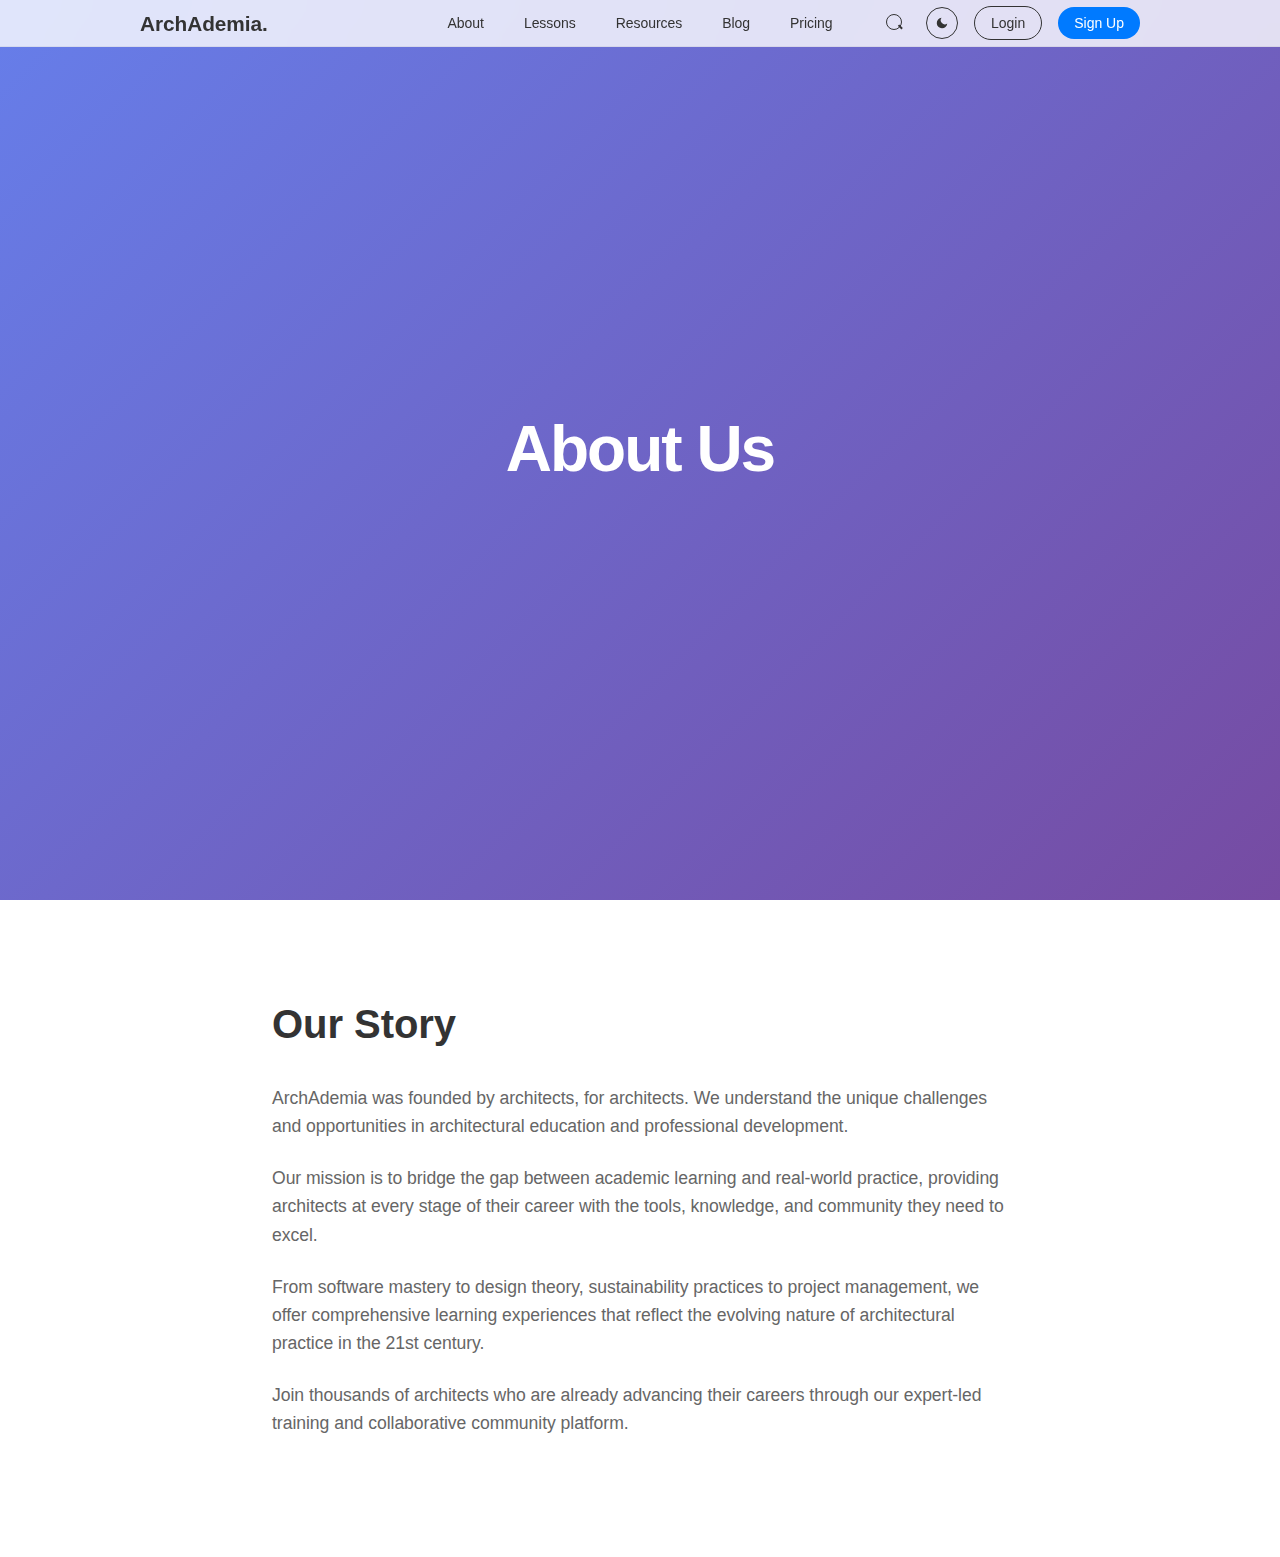
<file: about.html>
<!DOCTYPE html>
<html lang="en">
<head>
    <meta charset="UTF-8">
    <meta name="viewport" content="width=device-width, initial-scale=1.0">
    <title>About Us - ArchAdemia</title>
    <style>
        :root {
            --bg-primary: #ffffff;
            --bg-secondary: #f8f9fa;
            --bg-tertiary: #000000;
            --text-primary: #333333;
            --text-secondary: #666666;
            --text-light: #999999;
            --border-color: #e9ecef;
            --card-bg: #ffffff;
            --modal-bg: #ffffff;
            --shadow: rgba(0,0,0,0.1);
            --shadow-heavy: rgba(0,0,0,0.3);
        }
        
        [data-theme="dark"] {
            --bg-primary: #141414;
            --bg-secondary: #1f1f1f;
            --bg-tertiary: #ffffff;
            --text-primary: #ffffff;
            --text-secondary: #e0e0e0;
            --text-light: #cccccc;
            --border-color: #404040;
            --card-bg: #1f1f1f;
            --modal-bg: #1f1f1f;
            --shadow: rgba(0,0,0,0.4);
            --shadow-heavy: rgba(0,0,0,0.7);
        }
        
        * {
            margin: 0;
            padding: 0;
            box-sizing: border-box;
        }
        
        body {
            font-family: 'Helvetica', -apple-system, BlinkMacSystemFont, 'Segoe UI', sans-serif;
            line-height: 1.4;
            color: var(--text-primary);
            letter-spacing: -0.05px;
            background-color: var(--bg-primary);
            transition: background-color 0.3s ease, color 0.3s ease;
        }
        
        /* Header - Identical to main site */
        .header {
            position: fixed;
            top: 0;
            left: 0;
            right: 0;
            background: rgba(255, 255, 255, 0.8);
            backdrop-filter: blur(20px);
            -webkit-backdrop-filter: blur(20px);
            z-index: 1000;
            padding: 0.75rem 2rem;
            transition: all 0.3s cubic-bezier(0.25, 0.1, 0.25, 1);
            border-bottom: 1px solid rgba(0,0,0,0.05);
        }
        
        .header.scrolled {
            background: rgba(255, 255, 255, 0.7);
            backdrop-filter: blur(25px);
            -webkit-backdrop-filter: blur(25px);
            border-bottom: 1px solid rgba(0,0,0,0.1);
        }
        
        [data-theme="dark"] .header {
            background: rgba(20, 20, 20, 0.8);
            border-bottom: 1px solid rgba(255,255,255,0.05);
        }
        
        [data-theme="dark"] .header.scrolled {
            background: rgba(20, 20, 20, 0.7);
            backdrop-filter: blur(25px);
            -webkit-backdrop-filter: blur(25px);
            border-bottom: 1px solid rgba(255,255,255,0.1);
        }
        
        .nav {
            display: flex;
            justify-content: center;
            align-items: center;
            max-width: 1000px;
            margin: 0 auto;
            position: relative;
        }
        
        .logo {
            position: absolute;
            left: 0;
            font-size: 1.3rem;
            font-weight: 700;
            color: var(--text-primary);
            text-decoration: none;
        }
        
        .nav-links {
            display: flex;
            list-style: none;
            gap: 2.5rem;
            margin: 0;
            padding: 0;
        }
        
        .nav-links a {
            text-decoration: none;
            color: var(--text-primary);
            font-size: 0.875rem;
            font-weight: 400;
            transition: color 0.3s ease;
            padding: 0.5rem 0;
        }
        
        .nav-links a:hover {
            color: #007AFF;
        }
        
        .nav-buttons {
            position: absolute;
            right: 0;
            display: flex;
            gap: 1rem;
            align-items: center;
        }
        
        .search-btn {
            background: none;
            border: none;
            cursor: pointer;
            padding: 0.5rem;
            color: var(--text-primary);
            transition: color 0.3s ease;
        }
        
        .search-icon {
            width: 16px;
            height: 16px;
            border: 1.5px solid currentColor;
            border-radius: 50%;
            position: relative;
            display: inline-block;
        }
        
        .search-icon::after {
            content: '';
            position: absolute;
            width: 5px;
            height: 1.5px;
            background: currentColor;
            top: 11px;
            left: 11px;
            transform: rotate(45deg);
        }
        
        .theme-toggle {
            background: none;
            border: 1.5px solid var(--text-primary);
            border-radius: 50%;
            width: 32px;
            height: 32px;
            display: flex;
            align-items: center;
            justify-content: center;
            cursor: pointer;
            transition: all 0.3s ease;
            color: var(--text-primary);
        }
        
        .theme-toggle:hover {
            background: var(--text-primary);
            color: var(--bg-primary);
        }
        
        .theme-icon {
            width: 14px;
            height: 14px;
            fill: currentColor;
        }
        
        .signup-btn {
            background: #007AFF;
            color: white;
            padding: 0.5rem 1rem;
            border-radius: 20px;
            font-weight: 500;
            font-size: 0.875rem;
            transition: all 0.3s ease;
            border: none;
            cursor: pointer;
        }
        
        .signup-btn:hover {
            background: #0056CC;
            transform: translateY(-1px);
        }
        
        .login-btn {
            background: transparent;
            color: var(--text-primary);
            border: 1.5px solid var(--text-primary);
            padding: 0.5rem 1rem;
            border-radius: 20px;
            font-weight: 500;
            font-size: 0.875rem;
            transition: all 0.3s ease;
            cursor: pointer;
        }
        
        .login-btn:hover {
            background: var(--text-primary);
            color: var(--bg-primary);
        }
        
        .burger-menu {
            display: none;
            flex-direction: column;
            cursor: pointer;
            width: 24px;
            height: 24px;
            justify-content: space-around;
        }
        
        .burger-line {
            width: 100%;
            height: 2px;
            background: var(--text-primary);
            transition: all 0.3s ease;
        }
        
        .burger-menu.active .burger-line:nth-child(1) {
            transform: rotate(45deg) translate(5px, 5px);
        }
        
        .burger-menu.active .burger-line:nth-child(2) {
            opacity: 0;
        }
        
        .burger-menu.active .burger-line:nth-child(3) {
            transform: rotate(-45deg) translate(7px, -6px);
        }
        
        /* Mobile Menu */
        .mobile-menu-overlay {
            position: fixed;
            top: 0;
            left: 0;
            width: 100%;
            height: 100vh;
            background: rgba(0,0,0,0);
            z-index: 10000;
            opacity: 0;
            visibility: hidden;
            transition: all 0.4s cubic-bezier(0.25, 0.1, 0.25, 1);
        }
        
        .mobile-menu-overlay.active {
            background: rgba(0,0,0,0.2);
            opacity: 1;
            visibility: visible;
        }
        
        .mobile-menu {
            position: fixed;
            top: -70%;
            left: 0;
            right: 0;
            height: 70vh;
            background: rgba(255, 255, 255, 0.95);
            backdrop-filter: blur(20px);
            -webkit-backdrop-filter: blur(20px);
            transition: all 0.4s cubic-bezier(0.25, 0.1, 0.25, 1);
            z-index: 10001;
            padding: 6rem 2rem 3rem;
            display: flex;
            flex-direction: column;
            overflow: hidden;
            opacity: 0;
            visibility: hidden;
            border-bottom-left-radius: 20px;
            border-bottom-right-radius: 20px;
        }
        
        [data-theme="dark"] .mobile-menu {
            background: rgba(20, 20, 20, 0.95);
        }
        
        .mobile-menu.active {
            top: 0;
            opacity: 1;
            visibility: visible;
        }
        
        .mobile-nav-links {
            list-style: none;
            margin-bottom: auto;
            text-align: center;
            flex-shrink: 0;
        }
        
        .mobile-nav-links li {
            margin-bottom: 1rem;
            opacity: 0;
            transform: translateY(20px);
            transition: all 0.3s cubic-bezier(0.25, 0.1, 0.25, 1);
        }
        
        .mobile-menu.active .mobile-nav-links li {
            opacity: 1;
            transform: translateY(0);
        }
        
        .mobile-menu.active .mobile-nav-links li:nth-child(1) { transition-delay: 0.1s; }
        .mobile-menu.active .mobile-nav-links li:nth-child(2) { transition-delay: 0.2s; }
        .mobile-menu.active .mobile-nav-links li:nth-child(3) { transition-delay: 0.3s; }
        .mobile-menu.active .mobile-nav-links li:nth-child(4) { transition-delay: 0.4s; }
        .mobile-menu.active .mobile-nav-links li:nth-child(5) { transition-delay: 0.5s; }
        
        .mobile-nav-links a {
            color: var(--text-primary);
            text-decoration: none;
            font-size: 1.2rem;
            font-weight: 600;
            display: block;
            padding: 0.75rem 0;
            transition: color 0.3s ease;
        }
        
        .mobile-nav-links a:hover {
            color: #007AFF;
        }
        
        .mobile-close-btn {
            position: absolute;
            top: 1.5rem;
            right: 2rem;
            background: none;
            border: none;
            font-size: 2rem;
            cursor: pointer;
            color: var(--text-primary);
            width: 40px;
            height: 40px;
            display: flex;
            align-items: center;
            justify-content: center;
            border-radius: 50%;
            transition: all 0.3s ease;
        }
        
        .mobile-close-btn:hover {
            background: var(--border-color);
        }
        
        .mobile-auth-buttons {
            display: flex;
            flex-direction: column;
            gap: 1rem;
            opacity: 0;
            transform: translateY(20px);
            transition: all 0.3s cubic-bezier(0.25, 0.1, 0.25, 1);
            transition-delay: 0.6s;
            padding-bottom: 30px;
            flex-shrink: 0;
        }
        
        .mobile-menu.active .mobile-auth-buttons {
            opacity: 1;
            transform: translateY(0);
        }
        
        .mobile-signup-btn {
            background: #007AFF;
            color: white;
            padding: 0.75rem 1.5rem;
            border-radius: 25px;
            font-weight: 600;
            text-align: center;
            transition: all 0.3s ease;
            border: none;
            cursor: pointer;
            font-size: 1rem;
        }
        
        .mobile-signup-btn:hover {
            background: #0056CC;
        }
        
        .mobile-login-btn {
            background: transparent;
            color: var(--text-primary);
            border: 1.5px solid var(--text-primary);
            padding: 0.75rem 1.5rem;
            border-radius: 25px;
            font-weight: 500;
            text-align: center;
            transition: all 0.3s ease;
            cursor: pointer;
            font-size: 1rem;
        }
        
        .mobile-login-btn:hover {
            background: var(--text-primary);
            color: var(--bg-primary);
        }
        
        /* Page-specific styles */
        .hero {
            height: 100vh;
            background: linear-gradient(135deg, #667eea 0%, #764ba2 100%);
            display: flex;
            align-items: center;
            justify-content: center;
            text-align: center;
            color: white;
        }
        
        .hero h1 {
            font-size: 4rem;
            font-weight: 700;
            letter-spacing: -2px;
        }
        
        .content {
            padding: 6rem 2rem;
            max-width: 800px;
            margin: 0 auto;
            background: var(--bg-primary);
        }
        
        .content h2 {
            font-size: 2.5rem;
            margin-bottom: 2rem;
            color: var(--text-primary);
            font-weight: 700;
        }
        
        .content p {
            font-size: 1.1rem;
            line-height: 1.6;
            color: var(--text-secondary);
            margin-bottom: 1.5rem;
        }
        
        /* Responsive */
        @media (max-width: 768px) {
            .nav-links,
            .nav-buttons .search-btn,
            .nav-buttons .theme-toggle,
            .nav-buttons .signup-btn,
            .nav-buttons .login-btn {
                display: none;
            }
            
            .burger-menu {
                display: flex;
            }
            
            .header {
                padding: 1.5rem 2.5rem;
            }
            
            .hero h1 {
                font-size: 2.5rem;
            }
            
            .content {
                padding: 4rem 2rem;
            }
            
            .content h2 {
                font-size: 2rem;
            }
        }
    </style>
</head>
<body>
    <!-- Header -->
    <header class="header">
        <nav class="nav">
            <a href="index.html" class="logo">ArchAdemia.</a>
            
            <ul class="nav-links">
                <li><a href="about.html">About</a></li>
                <li><a href="lessons.html">Lessons</a></li>
                <li><a href="resources.html">Resources</a></li>
                <li><a href="blog.html">Blog</a></li>
                <li><a href="pricing.html">Pricing</a></li>
            </ul>
            
            <div class="nav-buttons">
                <button class="search-btn">
                    <span class="search-icon"></span>
                </button>
                <button class="theme-toggle" id="themeToggle">
                    <svg class="theme-icon" viewBox="0 0 24 24">
                        <path d="M21 12.79A9 9 0 1 1 11.21 3 7 7 0 0 0 21 12.79z"></path>
                    </svg>
                </button>
                <button class="login-btn">Login</button>
                <button class="signup-btn">Sign Up</button>
                
                <div class="burger-menu" id="burgerMenu">
                    <div class="burger-line"></div>
                    <div class="burger-line"></div>
                    <div class="burger-line"></div>
                </div>
            </div>
        </nav>
        
        <!-- Mobile Menu Overlay -->
        <div class="mobile-menu-overlay" id="mobileMenuOverlay"></div>
        
        <!-- Mobile Menu -->
        <div class="mobile-menu" id="mobileMenu">
            <button class="mobile-close-btn" id="mobileCloseBtn">&times;</button>
            <ul class="mobile-nav-links">
                <li><a href="about.html">About</a></li>
                <li><a href="lessons.html">Lessons</a></li>
                <li><a href="resources.html">Resources</a></li>
                <li><a href="blog.html">Blog</a></li>
                <li><a href="pricing.html">Pricing</a></li>
            </ul>
            
            <div class="mobile-auth-buttons">
                <button class="theme-toggle">
                    <svg class="theme-icon" viewBox="0 0 24 24">
                        <path d="M21 12.79A9 9 0 1 1 11.21 3 7 7 0 0 0 21 12.79z"></path>
                    </svg>
                </button>
                <button class="mobile-signup-btn">Sign Up</button>
                <button class="mobile-login-btn">Login</button>
            </div>
        </div>
    </header>

    <!-- Hero Section -->
    <section class="hero">
        <div class="hero-content">
            <h1>About Us</h1>
        </div>
    </section>

    <!-- Content Section -->
    <section class="content">
        <h2>Our Story</h2>
        <p>ArchAdemia was founded by architects, for architects. We understand the unique challenges and opportunities in architectural education and professional development.</p>
        <p>Our mission is to bridge the gap between academic learning and real-world practice, providing architects at every stage of their career with the tools, knowledge, and community they need to excel.</p>
        <p>From software mastery to design theory, sustainability practices to project management, we offer comprehensive learning experiences that reflect the evolving nature of architectural practice in the 21st century.</p>
        <p>Join thousands of architects who are already advancing their careers through our expert-led training and collaborative community platform.</p>
    </section>

    <script>
        // Header scroll effect
        window.addEventListener('scroll', () => {
            const header = document.querySelector('.header');
            if (window.scrollY > 50) {
                header.classList.add('scrolled');
            } else {
                header.classList.remove('scrolled');
            }
        });

        // Theme functionality
        document.addEventListener('DOMContentLoaded', function() {
            const themeToggle = document.getElementById('themeToggle');
            const mobileThemeToggle = document.querySelector('.mobile-menu .theme-toggle');
            const currentTheme = localStorage.getItem('theme') || 'light';
            
            document.documentElement.setAttribute('data-theme', currentTheme);
            updateThemeIcon(currentTheme);
            
            function updateThemeIcon(theme) {
                const toggles = [themeToggle, mobileThemeToggle];
                toggles.forEach(toggle => {
                    if (toggle) {
                        const icon = toggle.querySelector('.theme-icon path');
                        if (icon) {
                            if (theme === 'dark') {
                                icon.setAttribute('d', 'M12 1v2M12 21v2m11-10h-2M4 12H2m15.364 6.364l-1.414-1.414M6.05 6.05L4.636 4.636m12.728 0L16.95 6.05M6.05 17.95l-1.414 1.414M16 12a4 4 0 11-8 0 4 4 0 018 0z');
                            } else {
                                icon.setAttribute('d', 'M21 12.79A9 9 0 1 1 11.21 3 7 7 0 0 0 21 12.79z');
                            }
                        }
                    }
                });
            }
            
            function toggleTheme() {
                const currentTheme = document.documentElement.getAttribute('data-theme');
                const newTheme = currentTheme === 'dark' ? 'light' : 'dark';
                
                document.documentElement.setAttribute('data-theme', newTheme);
                localStorage.setItem('theme', newTheme);
                updateThemeIcon(newTheme);
            }
            
            if (themeToggle) {
                themeToggle.addEventListener('click', toggleTheme);
            }
            
            if (mobileThemeToggle) {
                mobileThemeToggle.addEventListener('click', function() {
                    toggleTheme();
                    closeMobileMenu();
                });
            }
            
            // Mobile menu functionality
            const burgerMenu = document.getElementById('burgerMenu');
            const mobileMenu = document.getElementById('mobileMenu');
            const mobileMenuOverlay = document.getElementById('mobileMenuOverlay');
            const mobileCloseBtn = document.getElementById('mobileCloseBtn');
            
            function openMobileMenu() {
                burgerMenu.classList.add('active');
                mobileMenu.classList.add('active');
                mobileMenuOverlay.classList.add('active');
                document.body.style.overflow = 'hidden';
            }
            
            function closeMobileMenu() {
                burgerMenu.classList.remove('active');
                mobileMenu.classList.remove('active');
                mobileMenuOverlay.classList.remove('active');
                document.body.style.overflow = '';
            }
            
            if (burgerMenu) {
                burgerMenu.addEventListener('click', function() {
                    if (mobileMenu.classList.contains('active')) {
                        closeMobileMenu();
                    } else {
                        openMobileMenu();
                    }
                });
            }
            
            if (mobileMenuOverlay) {
                mobileMenuOverlay.addEventListener('click', closeMobileMenu);
            }
            
            if (mobileCloseBtn) {
                mobileCloseBtn.addEventListener('click', closeMobileMenu);
            }
            
            const mobileNavLinks = document.querySelectorAll('.mobile-nav-links a');
            mobileNavLinks.forEach(function(link) {
                link.addEventListener('click', closeMobileMenu);
            });
        });
    </script>
</body>
</html>
</file>
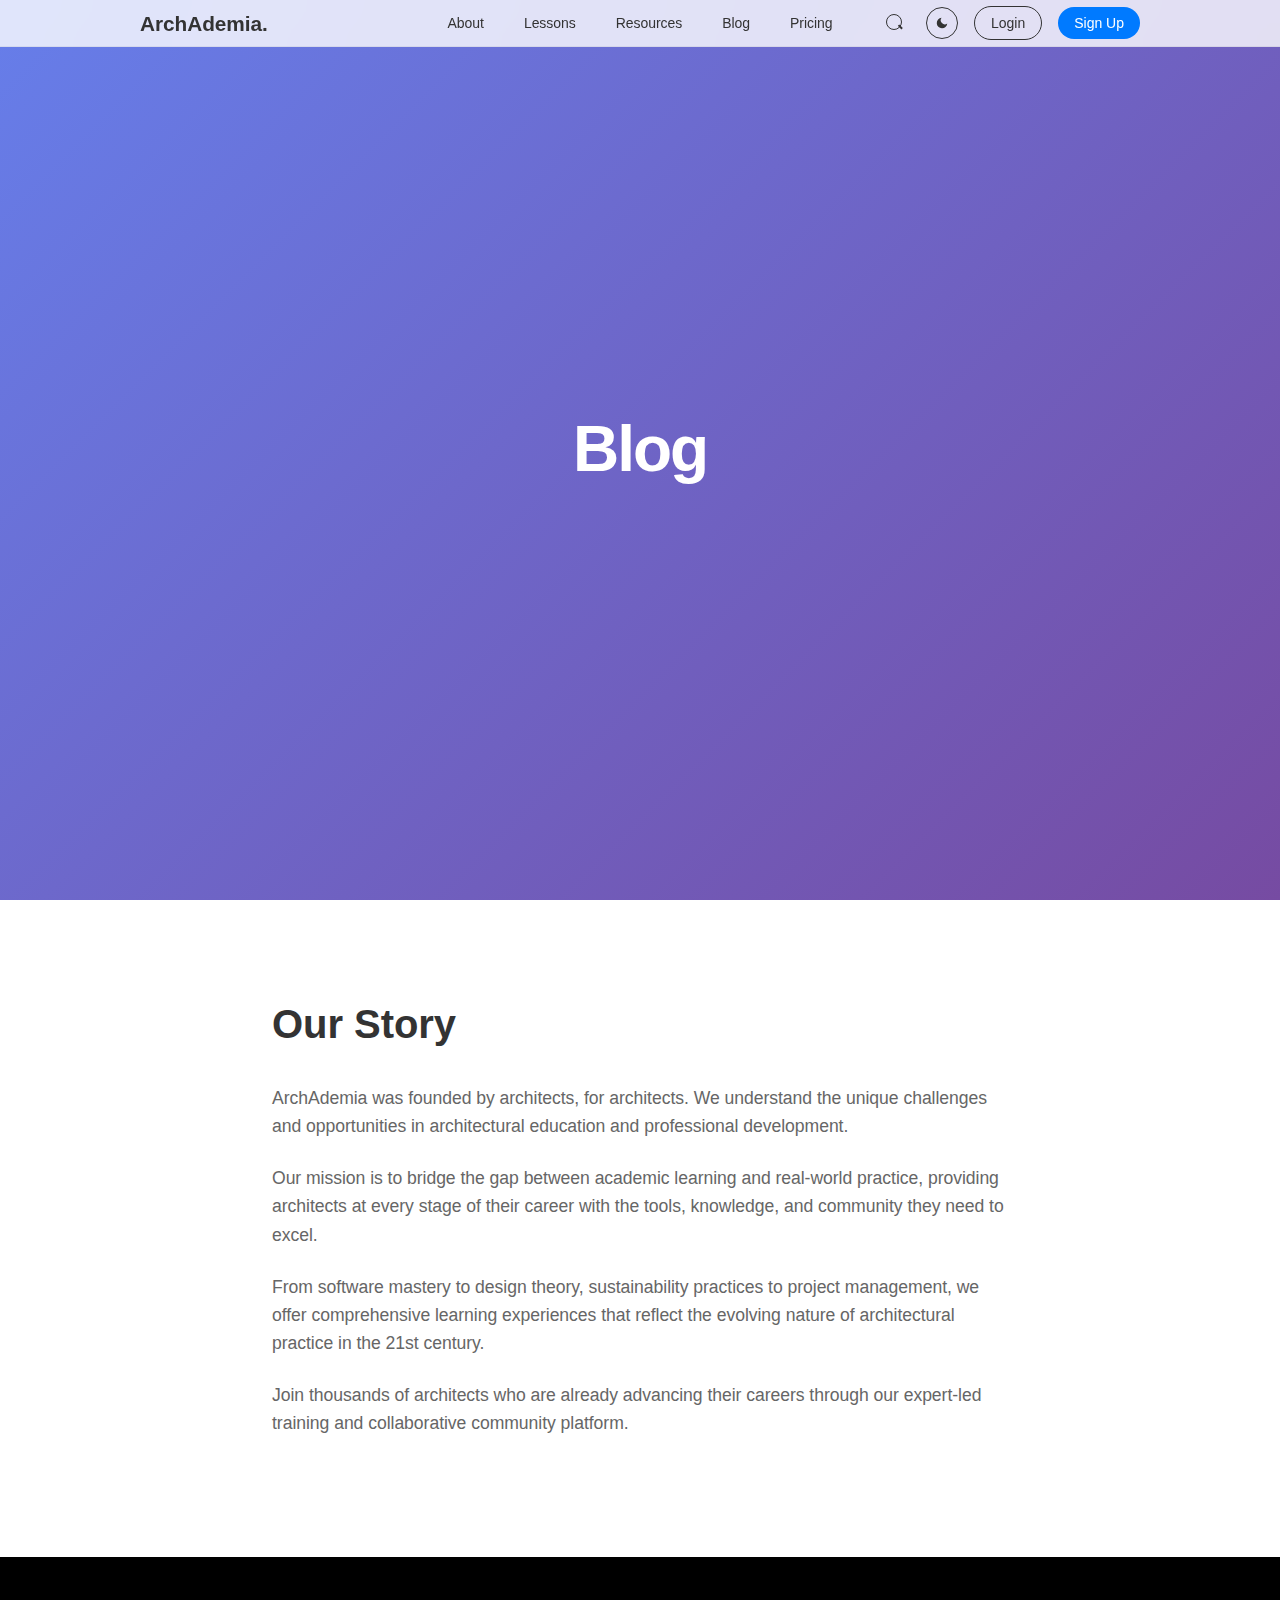
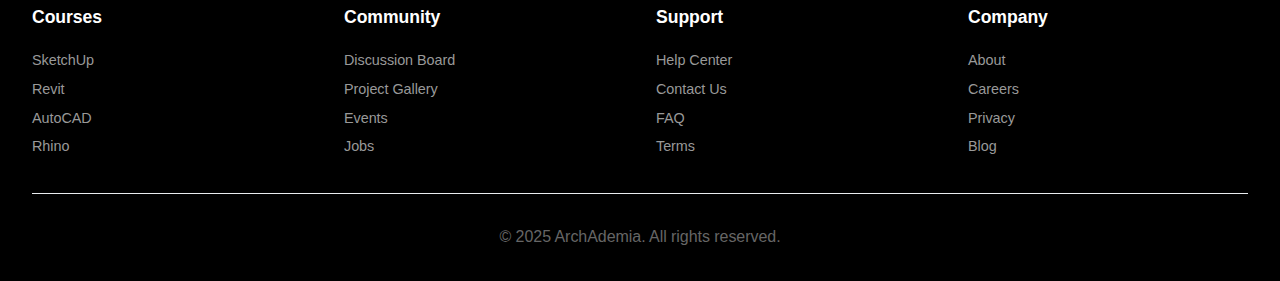
<file: blog.html>
<!DOCTYPE html>
<html lang="en">
<head>
    <meta charset="UTF-8">
    <meta name="viewport" content="width=device-width, initial-scale=1.0">
    <title>Blog - ArchAdemia</title>
    <style>
        :root {
            --bg-primary: #ffffff;
            --bg-secondary: #f8f9fa;
            --bg-tertiary: #000000;
            --text-primary: #333333;
            --text-secondary: #666666;
            --text-light: #999999;
            --border-color: #e9ecef;
            --card-bg: #ffffff;
            --modal-bg: #ffffff;
            --shadow: rgba(0,0,0,0.1);
            --shadow-heavy: rgba(0,0,0,0.3);
        }
        
        [data-theme="dark"] {
            --bg-primary: #141414;
            --bg-secondary: #1f1f1f;
            --bg-tertiary: #ffffff;
            --text-primary: #ffffff;
            --text-secondary: #e0e0e0;
            --text-light: #cccccc;
            --border-color: #404040;
            --card-bg: #1f1f1f;
            --modal-bg: #1f1f1f;
            --shadow: rgba(0,0,0,0.4);
            --shadow-heavy: rgba(0,0,0,0.7);
        }
        
        * {
            margin: 0;
            padding: 0;
            box-sizing: border-box;
        }
        
        body {
            font-family: 'Helvetica', -apple-system, BlinkMacSystemFont, 'Segoe UI', sans-serif;
            line-height: 1.4;
            color: var(--text-primary);
            letter-spacing: -0.05px;
            background-color: var(--bg-primary);
            transition: background-color 0.3s ease, color 0.3s ease;
        }
        
        /* Header - Identical to main site */
        .header {
            position: fixed;
            top: 0;
            left: 0;
            right: 0;
            background: rgba(255, 255, 255, 0.8);
            backdrop-filter: blur(20px);
            -webkit-backdrop-filter: blur(20px);
            z-index: 1000;
            padding: 0.75rem 2rem;
            transition: all 0.3s cubic-bezier(0.25, 0.1, 0.25, 1);
            border-bottom: 1px solid rgba(0,0,0,0.05);
        }
        
        .header.scrolled {
            background: rgba(255, 255, 255, 0.7);
            backdrop-filter: blur(25px);
            -webkit-backdrop-filter: blur(25px);
            border-bottom: 1px solid rgba(0,0,0,0.1);
        }
        
        [data-theme="dark"] .header {
            background: rgba(20, 20, 20, 0.8);
            border-bottom: 1px solid rgba(255,255,255,0.05);
        }
        
        [data-theme="dark"] .header.scrolled {
            background: rgba(20, 20, 20, 0.7);
            backdrop-filter: blur(25px);
            -webkit-backdrop-filter: blur(25px);
            border-bottom: 1px solid rgba(255,255,255,0.1);
        }
        
        .nav {
            display: flex;
            justify-content: center;
            align-items: center;
            max-width: 1000px;
            margin: 0 auto;
            position: relative;
        }
        
        .logo {
            position: absolute;
            left: 0;
            font-size: 1.3rem;
            font-weight: 700;
            color: var(--text-primary);
            text-decoration: none;
        }
        
        .nav-links {
            display: flex;
            list-style: none;
            gap: 2.5rem;
            margin: 0;
            padding: 0;
        }
        
        .nav-links a {
            text-decoration: none;
            color: var(--text-primary);
            font-size: 0.875rem;
            font-weight: 400;
            transition: color 0.3s ease;
            padding: 0.5rem 0;
        }
        
        .nav-links a:hover {
            color: #007AFF;
        }
        
        .nav-buttons {
            position: absolute;
            right: 0;
            display: flex;
            gap: 1rem;
            align-items: center;
        }
        
        .search-btn {
            background: none;
            border: none;
            cursor: pointer;
            padding: 0.5rem;
            color: var(--text-primary);
            transition: color 0.3s ease;
        }
        
        .search-icon {
            width: 16px;
            height: 16px;
            border: 1.5px solid currentColor;
            border-radius: 50%;
            position: relative;
            display: inline-block;
        }
        
        .search-icon::after {
            content: '';
            position: absolute;
            width: 5px;
            height: 1.5px;
            background: currentColor;
            top: 11px;
            left: 11px;
            transform: rotate(45deg);
        }
        
        .theme-toggle {
            background: none;
            border: 1.5px solid var(--text-primary);
            border-radius: 50%;
            width: 32px;
            height: 32px;
            display: flex;
            align-items: center;
            justify-content: center;
            cursor: pointer;
            transition: all 0.3s ease;
            color: var(--text-primary);
        }
        
        .theme-toggle:hover {
            background: var(--text-primary);
            color: var(--bg-primary);
        }
        
        .theme-icon {
            width: 14px;
            height: 14px;
            fill: currentColor;
        }
        
        .signup-btn {
            background: #007AFF;
            color: white;
            padding: 0.5rem 1rem;
            border-radius: 20px;
            font-weight: 500;
            font-size: 0.875rem;
            transition: all 0.3s ease;
            border: none;
            cursor: pointer;
        }
        
        .signup-btn:hover {
            background: #0056CC;
            transform: translateY(-1px);
        }
        
        .login-btn {
            background: transparent;
            color: var(--text-primary);
            border: 1.5px solid var(--text-primary);
            padding: 0.5rem 1rem;
            border-radius: 20px;
            font-weight: 500;
            font-size: 0.875rem;
            transition: all 0.3s ease;
            cursor: pointer;
        }
        
        .login-btn:hover {
            background: var(--text-primary);
            color: var(--bg-primary);
        }
        
        .burger-menu {
            display: none;
            flex-direction: column;
            cursor: pointer;
            width: 24px;
            height: 24px;
            justify-content: space-around;
        }
        
        .burger-line {
            width: 100%;
            height: 2px;
            background: var(--text-primary);
            transition: all 0.3s ease;
        }
        
        .burger-menu.active .burger-line:nth-child(1) {
            transform: rotate(45deg) translate(5px, 5px);
        }
        
        .burger-menu.active .burger-line:nth-child(2) {
            opacity: 0;
        }
        
        .burger-menu.active .burger-line:nth-child(3) {
            transform: rotate(-45deg) translate(7px, -6px);
        }
        
        /* Mobile Menu */
        .mobile-menu-overlay {
            position: fixed;
            top: 0;
            left: 0;
            width: 100%;
            height: 100vh;
            background: rgba(0,0,0,0);
            z-index: 10000;
            opacity: 0;
            visibility: hidden;
            transition: all 0.4s cubic-bezier(0.25, 0.1, 0.25, 1);
        }
        
        .mobile-menu-overlay.active {
            background: rgba(0,0,0,0.2);
            opacity: 1;
            visibility: visible;
        }
        
        .mobile-menu {
            position: fixed;
            top: -70%;
            left: 0;
            right: 0;
            height: 70vh;
            background: rgba(255, 255, 255, 0.95);
            backdrop-filter: blur(20px);
            -webkit-backdrop-filter: blur(20px);
            transition: all 0.4s cubic-bezier(0.25, 0.1, 0.25, 1);
            z-index: 10001;
            padding: 6rem 2rem 3rem;
            display: flex;
            flex-direction: column;
            overflow: hidden;
            opacity: 0;
            visibility: hidden;
            border-bottom-left-radius: 20px;
            border-bottom-right-radius: 20px;
        }
        
        [data-theme="dark"] .mobile-menu {
            background: rgba(20, 20, 20, 0.95);
        }
        
        .mobile-menu.active {
            top: 0;
            opacity: 1;
            visibility: visible;
        }
        
        .mobile-nav-links {
            list-style: none;
            margin-bottom: auto;
            text-align: center;
            flex-shrink: 0;
        }
        
        .mobile-nav-links li {
            margin-bottom: 1rem;
            opacity: 0;
            transform: translateY(20px);
            transition: all 0.3s cubic-bezier(0.25, 0.1, 0.25, 1);
        }
        
        .mobile-menu.active .mobile-nav-links li {
            opacity: 1;
            transform: translateY(0);
        }
        
        .mobile-menu.active .mobile-nav-links li:nth-child(1) { transition-delay: 0.1s; }
        .mobile-menu.active .mobile-nav-links li:nth-child(2) { transition-delay: 0.2s; }
        .mobile-menu.active .mobile-nav-links li:nth-child(3) { transition-delay: 0.3s; }
        .mobile-menu.active .mobile-nav-links li:nth-child(4) { transition-delay: 0.4s; }
        .mobile-menu.active .mobile-nav-links li:nth-child(5) { transition-delay: 0.5s; }
        
        .mobile-nav-links a {
            color: var(--text-primary);
            text-decoration: none;
            font-size: 1.2rem;
            font-weight: 600;
            display: block;
            padding: 0.75rem 0;
            transition: color 0.3s ease;
        }
        
        .mobile-nav-links a:hover {
            color: #007AFF;
        }
        
        .mobile-close-btn {
            position: absolute;
            top: 1.5rem;
            right: 2rem;
            background: none;
            border: none;
            font-size: 2rem;
            cursor: pointer;
            color: var(--text-primary);
            width: 40px;
            height: 40px;
            display: flex;
            align-items: center;
            justify-content: center;
            border-radius: 50%;
            transition: all 0.3s ease;
        }
        
        .mobile-close-btn:hover {
            background: var(--border-color);
        }
        
        .mobile-auth-buttons {
            display: flex;
            flex-direction: column;
            gap: 1rem;
            opacity: 0;
            transform: translateY(20px);
            transition: all 0.3s cubic-bezier(0.25, 0.1, 0.25, 1);
            transition-delay: 0.6s;
            padding-bottom: 30px;
            flex-shrink: 0;
        }
        
        .mobile-menu.active .mobile-auth-buttons {
            opacity: 1;
            transform: translateY(0);
        }
        
        .mobile-signup-btn {
            background: #007AFF;
            color: white;
            padding: 0.75rem 1.5rem;
            border-radius: 25px;
            font-weight: 600;
            text-align: center;
            transition: all 0.3s ease;
            border: none;
            cursor: pointer;
            font-size: 1rem;
        }
        
        .mobile-signup-btn:hover {
            background: #0056CC;
        }
        
        .mobile-login-btn {
            background: transparent;
            color: var(--text-primary);
            border: 1.5px solid var(--text-primary);
            padding: 0.75rem 1.5rem;
            border-radius: 25px;
            font-weight: 500;
            text-align: center;
            transition: all 0.3s ease;
            cursor: pointer;
            font-size: 1rem;
        }
        
        .mobile-login-btn:hover {
            background: var(--text-primary);
            color: var(--bg-primary);
        }
        
        /* Page-specific styles */
        .hero {
            height: 100vh;
            background: linear-gradient(135deg, #667eea 0%, #764ba2 100%);
            display: flex;
            align-items: center;
            justify-content: center;
            text-align: center;
            color: white;
        }
        
        .hero h1 {
            font-size: 4rem;
            font-weight: 700;
            letter-spacing: -2px;
        }
        
        .content {
            padding: 6rem 2rem;
            max-width: 800px;
            margin: 0 auto;
            background: var(--bg-primary);
        }
        
        .content h2 {
            font-size: 2.5rem;
            margin-bottom: 2rem;
            color: var(--text-primary);
            font-weight: 700;
        }
        
        .content p {
            font-size: 1.1rem;
            line-height: 1.6;
            color: var(--text-secondary);
            margin-bottom: 1.5rem;
        }
        
        /* Responsive */
        @media (max-width: 768px) {
            .nav-links,
            .nav-buttons .search-btn,
            .nav-buttons .theme-toggle,
            .nav-buttons .signup-btn,
            .nav-buttons .login-btn {
                display: none;
            }
            
            .burger-menu {
                display: flex;
            }
            
            .header {
                padding: 1.5rem 2.5rem;
            }
            
            .hero h1 {
                font-size: 2.5rem;
            }
            
            .content {
                padding: 4rem 2rem;
            }
            
            .content h2 {
                font-size: 2rem;
            }
        }

        /* Footer Styles */
        .footer {
            background: var(--bg-tertiary);
            color: var(--bg-primary);
            padding: 3rem 2rem 2rem;
            position: relative;
            z-index: 3;
            clear: both;
        }
        
        [data-theme="dark"] .footer {
            background: #000000;
            color: #ffffff;
        }
        
        .footer-container {
            max-width: 1400px;
            margin: 0 auto;
            display: grid;
            grid-template-columns: repeat(4, 1fr);
            gap: 2rem;
        }
        
        .footer-section h4 {
            margin-bottom: 1rem;
            font-size: 1.1rem;
        }
        
        .footer-section ul {
            list-style: none;
        }
        
        .footer-section a {
            color: var(--text-light);
            text-decoration: none;
            font-size: 0.9rem;
            line-height: 2;
            transition: color 0.3s;
        }
        
        .footer-section a:hover {
            color: var(--bg-primary);
        }
        
        [data-theme="dark"] .footer-section a {
            color: #cccccc;
        }
        
        [data-theme="dark"] .footer-section a:hover {
            color: #ffffff;
        }
        
        .footer-bottom {
            border-top: 1px solid var(--border-color);
            margin-top: 2rem;
            padding-top: 2rem;
            text-align: center;
            color: var(--text-secondary);
        }
        
        /* Mobile Footer */
        @media (max-width: 768px) {
            .footer-container {
                grid-template-columns: repeat(2, 1fr);
            }
        }
        
        @media (max-width: 480px) {
            .footer-container {
                grid-template-columns: 1fr;
                gap: 1.5rem;
            }
        }
        
    </style>
</head>
<body>
    <!-- Header -->
    <header class="header">
        <nav class="nav">
            <a href="index.html" class="logo">ArchAdemia.</a>
            
            <ul class="nav-links">
                <li><a href="about.html">About</a></li>
                <li><a href="lessons.html">Lessons</a></li>
                <li><a href="resources.html">Resources</a></li>
                <li><a href="blog.html">Blog</a></li>
                <li><a href="pricing.html">Pricing</a></li>
            </ul>
            
            <div class="nav-buttons">
                <button class="search-btn">
                    <span class="search-icon"></span>
                </button>
                <button class="theme-toggle" id="themeToggle">
                    <svg class="theme-icon" viewBox="0 0 24 24">
                        <path d="M21 12.79A9 9 0 1 1 11.21 3 7 7 0 0 0 21 12.79z"></path>
                    </svg>
                </button>
                <button class="login-btn">Login</button>
                <button class="signup-btn">Sign Up</button>
                
                <div class="burger-menu" id="burgerMenu">
                    <div class="burger-line"></div>
                    <div class="burger-line"></div>
                    <div class="burger-line"></div>
                </div>
            </div>
        </nav>
        
        <!-- Mobile Menu Overlay -->
        <div class="mobile-menu-overlay" id="mobileMenuOverlay"></div>
        
        <!-- Mobile Menu -->
        <div class="mobile-menu" id="mobileMenu">
            <button class="mobile-close-btn" id="mobileCloseBtn">&times;</button>
            <ul class="mobile-nav-links">
                <li><a href="about.html">About</a></li>
                <li><a href="lessons.html">Lessons</a></li>
                <li><a href="resources.html">Resources</a></li>
                <li><a href="blog.html">Blog</a></li>
                <li><a href="pricing.html">Pricing</a></li>
            </ul>
            
            <div class="mobile-auth-buttons">
                <button class="theme-toggle">
                    <svg class="theme-icon" viewBox="0 0 24 24">
                        <path d="M21 12.79A9 9 0 1 1 11.21 3 7 7 0 0 0 21 12.79z"></path>
                    </svg>
                </button>
                <button class="mobile-signup-btn">Sign Up</button>
                <button class="mobile-login-btn">Login</button>
            </div>
        </div>
    </header>

    <!-- Hero Section -->
    <section class="hero">
        <div class="hero-content">
            <h1>Blog</h1>
        </div>
    </section>

    <!-- Content Section -->
    <section class="content">
        <h2>Our Story</h2>
        <p>ArchAdemia was founded by architects, for architects. We understand the unique challenges and opportunities in architectural education and professional development.</p>
        <p>Our mission is to bridge the gap between academic learning and real-world practice, providing architects at every stage of their career with the tools, knowledge, and community they need to excel.</p>
        <p>From software mastery to design theory, sustainability practices to project management, we offer comprehensive learning experiences that reflect the evolving nature of architectural practice in the 21st century.</p>
        <p>Join thousands of architects who are already advancing their careers through our expert-led training and collaborative community platform.</p>
    </section>

    <script>
        // Header scroll effect
        window.addEventListener('scroll', () => {
            const header = document.querySelector('.header');
            if (window.scrollY > 50) {
                header.classList.add('scrolled');
            } else {
                header.classList.remove('scrolled');
            }
        });

        // Theme functionality
        document.addEventListener('DOMContentLoaded', function() {
            const themeToggle = document.getElementById('themeToggle');
            const mobileThemeToggle = document.querySelector('.mobile-menu .theme-toggle');
            const currentTheme = localStorage.getItem('theme') || 'light';
            
            document.documentElement.setAttribute('data-theme', currentTheme);
            updateThemeIcon(currentTheme);
            
            function updateThemeIcon(theme) {
                const toggles = [themeToggle, mobileThemeToggle];
                toggles.forEach(toggle => {
                    if (toggle) {
                        const icon = toggle.querySelector('.theme-icon path');
                        if (icon) {
                            if (theme === 'dark') {
                                icon.setAttribute('d', 'M12 1v2M12 21v2m11-10h-2M4 12H2m15.364 6.364l-1.414-1.414M6.05 6.05L4.636 4.636m12.728 0L16.95 6.05M6.05 17.95l-1.414 1.414M16 12a4 4 0 11-8 0 4 4 0 018 0z');
                            } else {
                                icon.setAttribute('d', 'M21 12.79A9 9 0 1 1 11.21 3 7 7 0 0 0 21 12.79z');
                            }
                        }
                    }
                });
            }
            
            function toggleTheme() {
                const currentTheme = document.documentElement.getAttribute('data-theme');
                const newTheme = currentTheme === 'dark' ? 'light' : 'dark';
                
                document.documentElement.setAttribute('data-theme', newTheme);
                localStorage.setItem('theme', newTheme);
                updateThemeIcon(newTheme);
            }
            
            if (themeToggle) {
                themeToggle.addEventListener('click', toggleTheme);
            }
            
            if (mobileThemeToggle) {
                mobileThemeToggle.addEventListener('click', function() {
                    toggleTheme();
                    closeMobileMenu();
                });
            }
            
            // Mobile menu functionality
            const burgerMenu = document.getElementById('burgerMenu');
            const mobileMenu = document.getElementById('mobileMenu');
            const mobileMenuOverlay = document.getElementById('mobileMenuOverlay');
            const mobileCloseBtn = document.getElementById('mobileCloseBtn');
            
            function openMobileMenu() {
                burgerMenu.classList.add('active');
                mobileMenu.classList.add('active');
                mobileMenuOverlay.classList.add('active');
                document.body.style.overflow = 'hidden';
            }
            
            function closeMobileMenu() {
                burgerMenu.classList.remove('active');
                mobileMenu.classList.remove('active');
                mobileMenuOverlay.classList.remove('active');
                document.body.style.overflow = '';
            }
            
            if (burgerMenu) {
                burgerMenu.addEventListener('click', function() {
                    if (mobileMenu.classList.contains('active')) {
                        closeMobileMenu();
                    } else {
                        openMobileMenu();
                    }
                });
            }
            
            if (mobileMenuOverlay) {
                mobileMenuOverlay.addEventListener('click', closeMobileMenu);
            }
            
            if (mobileCloseBtn) {
                mobileCloseBtn.addEventListener('click', closeMobileMenu);
            }
            
            const mobileNavLinks = document.querySelectorAll('.mobile-nav-links a');
            mobileNavLinks.forEach(function(link) {
                link.addEventListener('click', closeMobileMenu);
            });
        });
    </script>
    <!-- Footer -->
    <footer class="footer">
        <div class="footer-container">
            <div class="footer-section">
                <h4>Courses</h4>
                <ul>
                    <li><a href="#">SketchUp</a></li>
                    <li><a href="#">Revit</a></li>
                    <li><a href="#">AutoCAD</a></li>
                    <li><a href="#">Rhino</a></li>
                </ul>
            </div>
            <div class="footer-section">
                <h4>Community</h4>
                <ul>
                    <li><a href="#">Discussion Board</a></li>
                    <li><a href="#">Project Gallery</a></li>
                    <li><a href="#">Events</a></li>
                    <li><a href="#">Jobs</a></li>
                </ul>
            </div>
            <div class="footer-section">
                <h4>Support</h4>
                <ul>
                    <li><a href="#">Help Center</a></li>
                    <li><a href="#">Contact Us</a></li>
                    <li><a href="#">FAQ</a></li>
                    <li><a href="#">Terms</a></li>
                </ul>
            </div>
            <div class="footer-section">
                <h4>Company</h4>
                <ul>
                    <li><a href="#">About</a></li>
                    <li><a href="#">Careers</a></li>
                    <li><a href="#">Privacy</a></li>
                    <li><a href="#">Blog</a></li>
                </ul>
            </div>
        </div>
        <div class="footer-bottom">
            <p>&copy; 2025 ArchAdemia. All rights reserved.</p>
        </div>
    </footer>
</body>
</html>
</file>
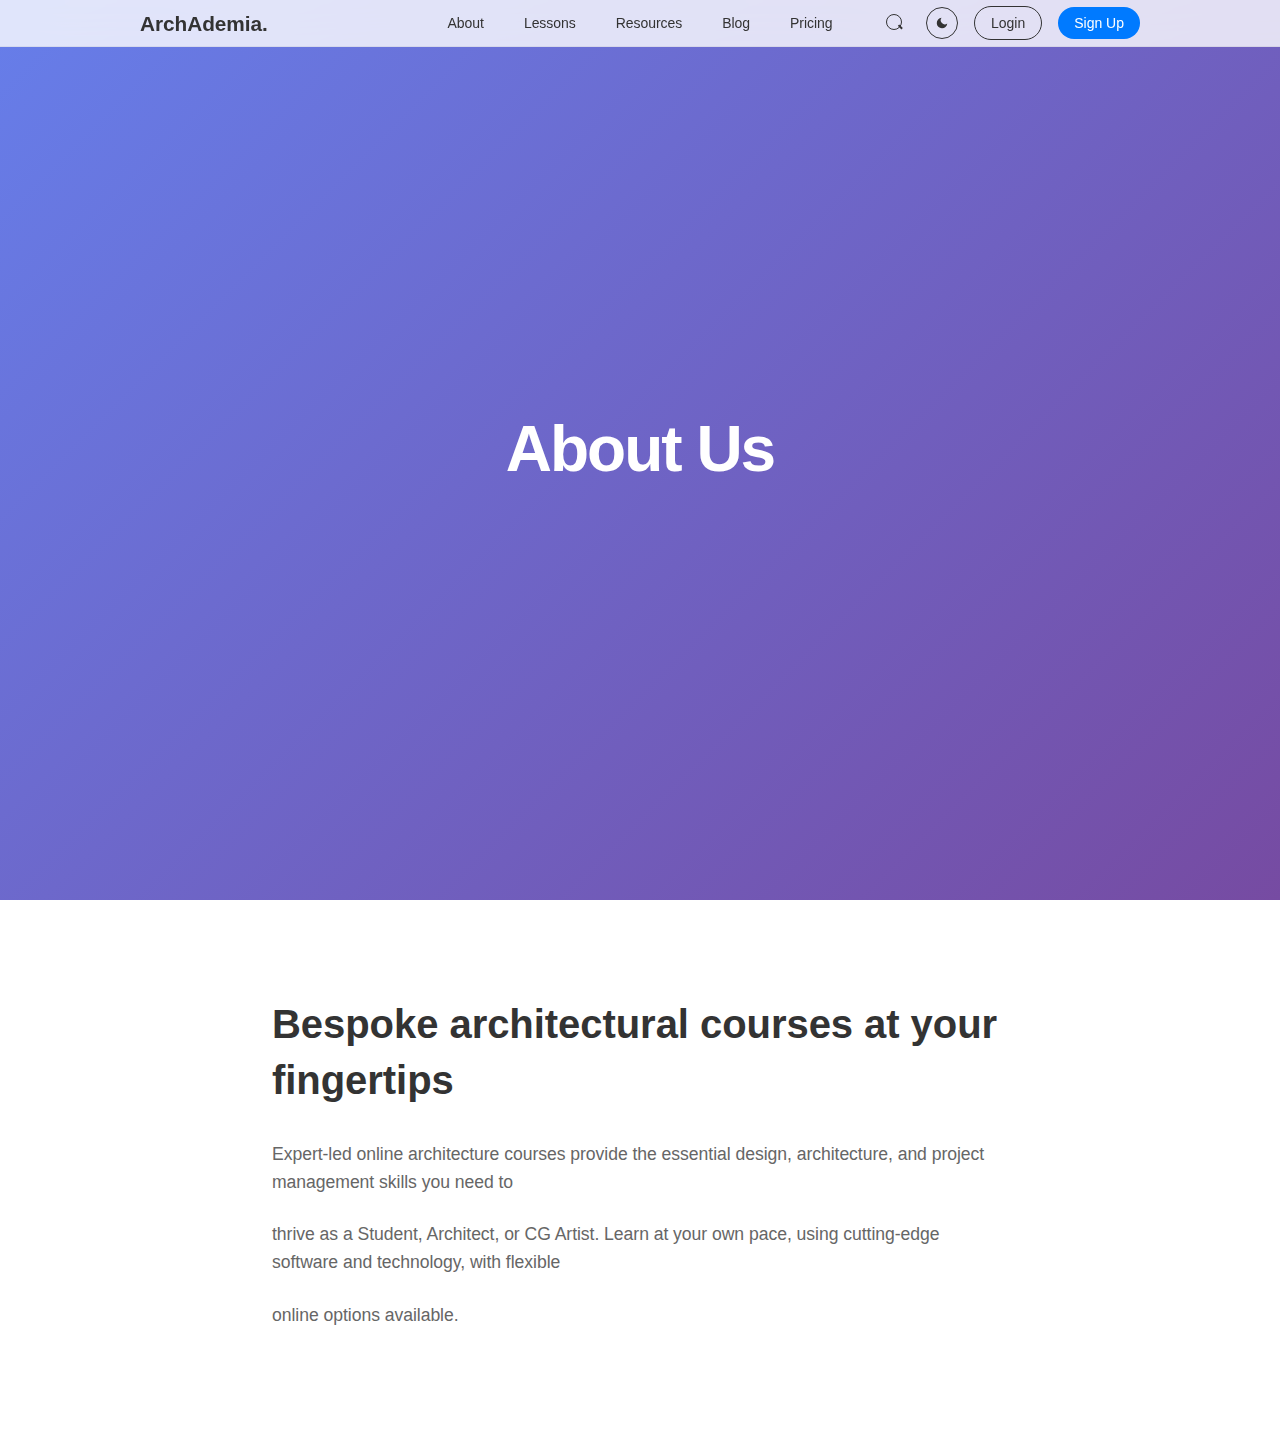
<file: lessons.html>
<!DOCTYPE html>
<html lang="en">
<head>
    <meta charset="UTF-8">
    <meta name="viewport" content="width=device-width, initial-scale=1.0">
    <title>Lessons - ArchAdemia</title>
    <style>
        :root {
            --bg-primary: #ffffff;
            --bg-secondary: #f8f9fa;
            --bg-tertiary: #000000;
            --text-primary: #333333;
            --text-secondary: #666666;
            --text-light: #999999;
            --border-color: #e9ecef;
            --card-bg: #ffffff;
            --modal-bg: #ffffff;
            --shadow: rgba(0,0,0,0.1);
            --shadow-heavy: rgba(0,0,0,0.3);
        }
        
        [data-theme="dark"] {
            --bg-primary: #141414;
            --bg-secondary: #1f1f1f;
            --bg-tertiary: #ffffff;
            --text-primary: #ffffff;
            --text-secondary: #e0e0e0;
            --text-light: #cccccc;
            --border-color: #404040;
            --card-bg: #1f1f1f;
            --modal-bg: #1f1f1f;
            --shadow: rgba(0,0,0,0.4);
            --shadow-heavy: rgba(0,0,0,0.7);
        }
        
        * {
            margin: 0;
            padding: 0;
            box-sizing: border-box;
        }
        
        body {
            font-family: 'Helvetica', -apple-system, BlinkMacSystemFont, 'Segoe UI', sans-serif;
            line-height: 1.4;
            color: var(--text-primary);
            letter-spacing: -0.05px;
            background-color: var(--bg-primary);
            transition: background-color 0.3s ease, color 0.3s ease;
        }
        
        /* Header - Identical to main site */
        .header {
            position: fixed;
            top: 0;
            left: 0;
            right: 0;
            background: rgba(255, 255, 255, 0.8);
            backdrop-filter: blur(20px);
            -webkit-backdrop-filter: blur(20px);
            z-index: 1000;
            padding: 0.75rem 2rem;
            transition: all 0.3s cubic-bezier(0.25, 0.1, 0.25, 1);
            border-bottom: 1px solid rgba(0,0,0,0.05);
        }
        
        .header.scrolled {
            background: rgba(255, 255, 255, 0.7);
            backdrop-filter: blur(25px);
            -webkit-backdrop-filter: blur(25px);
            border-bottom: 1px solid rgba(0,0,0,0.1);
        }
        
        [data-theme="dark"] .header {
            background: rgba(20, 20, 20, 0.8);
            border-bottom: 1px solid rgba(255,255,255,0.05);
        }
        
        [data-theme="dark"] .header.scrolled {
            background: rgba(20, 20, 20, 0.7);
            backdrop-filter: blur(25px);
            -webkit-backdrop-filter: blur(25px);
            border-bottom: 1px solid rgba(255,255,255,0.1);
        }
        
        .nav {
            display: flex;
            justify-content: center;
            align-items: center;
            max-width: 1000px;
            margin: 0 auto;
            position: relative;
        }
        
        .logo {
            position: absolute;
            left: 0;
            font-size: 1.3rem;
            font-weight: 700;
            color: var(--text-primary);
            text-decoration: none;
        }
        
        .nav-links {
            display: flex;
            list-style: none;
            gap: 2.5rem;
            margin: 0;
            padding: 0;
        }
        
        .nav-links a {
            text-decoration: none;
            color: var(--text-primary);
            font-size: 0.875rem;
            font-weight: 400;
            transition: color 0.3s ease;
            padding: 0.5rem 0;
        }
        
        .nav-links a:hover {
            color: #007AFF;
        }
        
        .nav-buttons {
            position: absolute;
            right: 0;
            display: flex;
            gap: 1rem;
            align-items: center;
        }
        
        .search-btn {
            background: none;
            border: none;
            cursor: pointer;
            padding: 0.5rem;
            color: var(--text-primary);
            transition: color 0.3s ease;
        }
        
        .search-icon {
            width: 16px;
            height: 16px;
            border: 1.5px solid currentColor;
            border-radius: 50%;
            position: relative;
            display: inline-block;
        }
        
        .search-icon::after {
            content: '';
            position: absolute;
            width: 5px;
            height: 1.5px;
            background: currentColor;
            top: 11px;
            left: 11px;
            transform: rotate(45deg);
        }
        
        .theme-toggle {
            background: none;
            border: 1.5px solid var(--text-primary);
            border-radius: 50%;
            width: 32px;
            height: 32px;
            display: flex;
            align-items: center;
            justify-content: center;
            cursor: pointer;
            transition: all 0.3s ease;
            color: var(--text-primary);
        }
        
        .theme-toggle:hover {
            background: var(--text-primary);
            color: var(--bg-primary);
        }
        
        .theme-icon {
            width: 14px;
            height: 14px;
            fill: currentColor;
        }
        
        .signup-btn {
            background: #007AFF;
            color: white;
            padding: 0.5rem 1rem;
            border-radius: 20px;
            font-weight: 500;
            font-size: 0.875rem;
            transition: all 0.3s ease;
            border: none;
            cursor: pointer;
        }
        
        .signup-btn:hover {
            background: #0056CC;
            transform: translateY(-1px);
        }
        
        .login-btn {
            background: transparent;
            color: var(--text-primary);
            border: 1.5px solid var(--text-primary);
            padding: 0.5rem 1rem;
            border-radius: 20px;
            font-weight: 500;
            font-size: 0.875rem;
            transition: all 0.3s ease;
            cursor: pointer;
        }
        
        .login-btn:hover {
            background: var(--text-primary);
            color: var(--bg-primary);
        }
        
        .burger-menu {
            display: none;
            flex-direction: column;
            cursor: pointer;
            width: 24px;
            height: 24px;
            justify-content: space-around;
        }
        
        .burger-line {
            width: 100%;
            height: 2px;
            background: var(--text-primary);
            transition: all 0.3s ease;
        }
        
        .burger-menu.active .burger-line:nth-child(1) {
            transform: rotate(45deg) translate(5px, 5px);
        }
        
        .burger-menu.active .burger-line:nth-child(2) {
            opacity: 0;
        }
        
        .burger-menu.active .burger-line:nth-child(3) {
            transform: rotate(-45deg) translate(7px, -6px);
        }
        
        /* Mobile Menu */
        .mobile-menu-overlay {
            position: fixed;
            top: 0;
            left: 0;
            width: 100%;
            height: 100vh;
            background: rgba(0,0,0,0);
            z-index: 10000;
            opacity: 0;
            visibility: hidden;
            transition: all 0.4s cubic-bezier(0.25, 0.1, 0.25, 1);
        }
        
        .mobile-menu-overlay.active {
            background: rgba(0,0,0,0.2);
            opacity: 1;
            visibility: visible;
        }
        
        .mobile-menu {
            position: fixed;
            top: -70%;
            left: 0;
            right: 0;
            height: 70vh;
            background: rgba(255, 255, 255, 0.95);
            backdrop-filter: blur(20px);
            -webkit-backdrop-filter: blur(20px);
            transition: all 0.4s cubic-bezier(0.25, 0.1, 0.25, 1);
            z-index: 10001;
            padding: 6rem 2rem 3rem;
            display: flex;
            flex-direction: column;
            overflow: hidden;
            opacity: 0;
            visibility: hidden;
            border-bottom-left-radius: 20px;
            border-bottom-right-radius: 20px;
        }
        
        [data-theme="dark"] .mobile-menu {
            background: rgba(20, 20, 20, 0.95);
        }
        
        .mobile-menu.active {
            top: 0;
            opacity: 1;
            visibility: visible;
        }
        
        .mobile-nav-links {
            list-style: none;
            margin-bottom: auto;
            text-align: center;
            flex-shrink: 0;
        }
        
        .mobile-nav-links li {
            margin-bottom: 1rem;
            opacity: 0;
            transform: translateY(20px);
            transition: all 0.3s cubic-bezier(0.25, 0.1, 0.25, 1);
        }
        
        .mobile-menu.active .mobile-nav-links li {
            opacity: 1;
            transform: translateY(0);
        }
        
        .mobile-menu.active .mobile-nav-links li:nth-child(1) { transition-delay: 0.1s; }
        .mobile-menu.active .mobile-nav-links li:nth-child(2) { transition-delay: 0.2s; }
        .mobile-menu.active .mobile-nav-links li:nth-child(3) { transition-delay: 0.3s; }
        .mobile-menu.active .mobile-nav-links li:nth-child(4) { transition-delay: 0.4s; }
        .mobile-menu.active .mobile-nav-links li:nth-child(5) { transition-delay: 0.5s; }
        
        .mobile-nav-links a {
            color: var(--text-primary);
            text-decoration: none;
            font-size: 1.2rem;
            font-weight: 600;
            display: block;
            padding: 0.75rem 0;
            transition: color 0.3s ease;
        }
        
        .mobile-nav-links a:hover {
            color: #007AFF;
        }
        
        .mobile-close-btn {
            position: absolute;
            top: 1.5rem;
            right: 2rem;
            background: none;
            border: none;
            font-size: 2rem;
            cursor: pointer;
            color: var(--text-primary);
            width: 40px;
            height: 40px;
            display: flex;
            align-items: center;
            justify-content: center;
            border-radius: 50%;
            transition: all 0.3s ease;
        }
        
        .mobile-close-btn:hover {
            background: var(--border-color);
        }
        
        .mobile-auth-buttons {
            display: flex;
            flex-direction: column;
            gap: 1rem;
            opacity: 0;
            transform: translateY(20px);
            transition: all 0.3s cubic-bezier(0.25, 0.1, 0.25, 1);
            transition-delay: 0.6s;
            padding-bottom: 30px;
            flex-shrink: 0;
        }
        
        .mobile-menu.active .mobile-auth-buttons {
            opacity: 1;
            transform: translateY(0);
        }
        
        .mobile-signup-btn {
            background: #007AFF;
            color: white;
            padding: 0.75rem 1.5rem;
            border-radius: 25px;
            font-weight: 600;
            text-align: center;
            transition: all 0.3s ease;
            border: none;
            cursor: pointer;
            font-size: 1rem;
        }
        
        .mobile-signup-btn:hover {
            background: #0056CC;
        }
        
        .mobile-login-btn {
            background: transparent;
            color: var(--text-primary);
            border: 1.5px solid var(--text-primary);
            padding: 0.75rem 1.5rem;
            border-radius: 25px;
            font-weight: 500;
            text-align: center;
            transition: all 0.3s ease;
            cursor: pointer;
            font-size: 1rem;
        }
        
        .mobile-login-btn:hover {
            background: var(--text-primary);
            color: var(--bg-primary);
        }
        
        /* Page-specific styles */
        .hero {
            height: 100vh;
            background: linear-gradient(135deg, #667eea 0%, #764ba2 100%);
            display: flex;
            align-items: center;
            justify-content: center;
            text-align: center;
            color: white;
        }
        
        .hero h1 {
            font-size: 4rem;
            font-weight: 700;
            letter-spacing: -2px;
        }
        
        .content {
            padding: 6rem 2rem;
            max-width: 800px;
            margin: 0 auto;
            background: var(--bg-primary);
        }
        
        .content h2 {
            font-size: 2.5rem;
            margin-bottom: 2rem;
            color: var(--text-primary);
            font-weight: 700;
        }
        
        .content p {
            font-size: 1.1rem;
            line-height: 1.6;
            color: var(--text-secondary);
            margin-bottom: 1.5rem;
        }
        
        /* Responsive */
        @media (max-width: 768px) {
            .nav-links,
            .nav-buttons .search-btn,
            .nav-buttons .theme-toggle,
            .nav-buttons .signup-btn,
            .nav-buttons .login-btn {
                display: none;
            }
            
            .burger-menu {
                display: flex;
            }
            
            .header {
                padding: 1.5rem 2.5rem;
            }
            
            .hero h1 {
                font-size: 2.5rem;
            }
            
            .content {
                padding: 4rem 2rem;
            }
            
            .content h2 {
                font-size: 2rem;
            }
        }
    </style>
</head>
<body>
    <!-- Header -->
    <header class="header">
        <nav class="nav">
            <a href="index.html" class="logo">ArchAdemia.</a>
            
            <ul class="nav-links">
                <li><a href="about.html">About</a></li>
                <li><a href="lessons.html">Lessons</a></li>
                <li><a href="resources.html">Resources</a></li>
                <li><a href="blog.html">Blog</a></li>
                <li><a href="pricing.html">Pricing</a></li>
            </ul>
            
            <div class="nav-buttons">
                <button class="search-btn">
                    <span class="search-icon"></span>
                </button>
                <button class="theme-toggle" id="themeToggle">
                    <svg class="theme-icon" viewBox="0 0 24 24">
                        <path d="M21 12.79A9 9 0 1 1 11.21 3 7 7 0 0 0 21 12.79z"></path>
                    </svg>
                </button>
                <button class="login-btn">Login</button>
                <button class="signup-btn">Sign Up</button>
                
                <div class="burger-menu" id="burgerMenu">
                    <div class="burger-line"></div>
                    <div class="burger-line"></div>
                    <div class="burger-line"></div>
                </div>
            </div>
        </nav>
        
        <!-- Mobile Menu Overlay -->
        <div class="mobile-menu-overlay" id="mobileMenuOverlay"></div>
        
        <!-- Mobile Menu -->
        <div class="mobile-menu" id="mobileMenu">
            <button class="mobile-close-btn" id="mobileCloseBtn">&times;</button>
            <ul class="mobile-nav-links">
                <li><a href="about.html">About</a></li>
                <li><a href="lessons.html">Lessons</a></li>
                <li><a href="resources.html">Resources</a></li>
                <li><a href="blog.html">Blog</a></li>
                <li><a href="pricing.html">Pricing</a></li>
            </ul>
            
            <div class="mobile-auth-buttons">
                <button class="theme-toggle">
                    <svg class="theme-icon" viewBox="0 0 24 24">
                        <path d="M21 12.79A9 9 0 1 1 11.21 3 7 7 0 0 0 21 12.79z"></path>
                    </svg>
                </button>
                <button class="mobile-signup-btn">Sign Up</button>
                <button class="mobile-login-btn">Login</button>
            </div>
        </div>
    </header>

    <!-- Hero Section -->
    <section class="hero">
        <div class="hero-content">
            <h1>About Us</h1>
        </div>
    </section>

    <!-- Content Section -->
    <section class="content">
        <h2>Bespoke architectural courses at your fingertips</h2>
        <p>Expert-led online architecture courses provide the essential design, architecture, and project management skills you need to</p>
        <p>thrive as a Student, Architect, or CG Artist. Learn at your own pace, using cutting-edge software and technology, with flexible</p>
        <p>online options available.</p>
    </section>

    <script>
        // Header scroll effect
        window.addEventListener('scroll', () => {
            const header = document.querySelector('.header');
            if (window.scrollY > 50) {
                header.classList.add('scrolled');
            } else {
                header.classList.remove('scrolled');
            }
        });

        // Theme functionality
        document.addEventListener('DOMContentLoaded', function() {
            const themeToggle = document.getElementById('themeToggle');
            const mobileThemeToggle = document.querySelector('.mobile-menu .theme-toggle');
            const currentTheme = localStorage.getItem('theme') || 'light';
            
            document.documentElement.setAttribute('data-theme', currentTheme);
            updateThemeIcon(currentTheme);
            
            function updateThemeIcon(theme) {
                const toggles = [themeToggle, mobileThemeToggle];
                toggles.forEach(toggle => {
                    if (toggle) {
                        const icon = toggle.querySelector('.theme-icon path');
                        if (icon) {
                            if (theme === 'dark') {
                                icon.setAttribute('d', 'M12 1v2M12 21v2m11-10h-2M4 12H2m15.364 6.364l-1.414-1.414M6.05 6.05L4.636 4.636m12.728 0L16.95 6.05M6.05 17.95l-1.414 1.414M16 12a4 4 0 11-8 0 4 4 0 018 0z');
                            } else {
                                icon.setAttribute('d', 'M21 12.79A9 9 0 1 1 11.21 3 7 7 0 0 0 21 12.79z');
                            }
                        }
                    }
                });
            }
            
            function toggleTheme() {
                const currentTheme = document.documentElement.getAttribute('data-theme');
                const newTheme = currentTheme === 'dark' ? 'light' : 'dark';
                
                document.documentElement.setAttribute('data-theme', newTheme);
                localStorage.setItem('theme', newTheme);
                updateThemeIcon(newTheme);
            }
            
            if (themeToggle) {
                themeToggle.addEventListener('click', toggleTheme);
            }
            
            if (mobileThemeToggle) {
                mobileThemeToggle.addEventListener('click', function() {
                    toggleTheme();
                    closeMobileMenu();
                });
            }
            
            // Mobile menu functionality
            const burgerMenu = document.getElementById('burgerMenu');
            const mobileMenu = document.getElementById('mobileMenu');
            const mobileMenuOverlay = document.getElementById('mobileMenuOverlay');
            const mobileCloseBtn = document.getElementById('mobileCloseBtn');
            
            function openMobileMenu() {
                burgerMenu.classList.add('active');
                mobileMenu.classList.add('active');
                mobileMenuOverlay.classList.add('active');
                document.body.style.overflow = 'hidden';
            }
            
            function closeMobileMenu() {
                burgerMenu.classList.remove('active');
                mobileMenu.classList.remove('active');
                mobileMenuOverlay.classList.remove('active');
                document.body.style.overflow = '';
            }
            
            if (burgerMenu) {
                burgerMenu.addEventListener('click', function() {
                    if (mobileMenu.classList.contains('active')) {
                        closeMobileMenu();
                    } else {
                        openMobileMenu();
                    }
                });
            }
            
            if (mobileMenuOverlay) {
                mobileMenuOverlay.addEventListener('click', closeMobileMenu);
            }
            
            if (mobileCloseBtn) {
                mobileCloseBtn.addEventListener('click', closeMobileMenu);
            }
            
            const mobileNavLinks = document.querySelectorAll('.mobile-nav-links a');
            mobileNavLinks.forEach(function(link) {
                link.addEventListener('click', closeMobileMenu);
            });
        });
    </script>
</body>
</html>
</file>
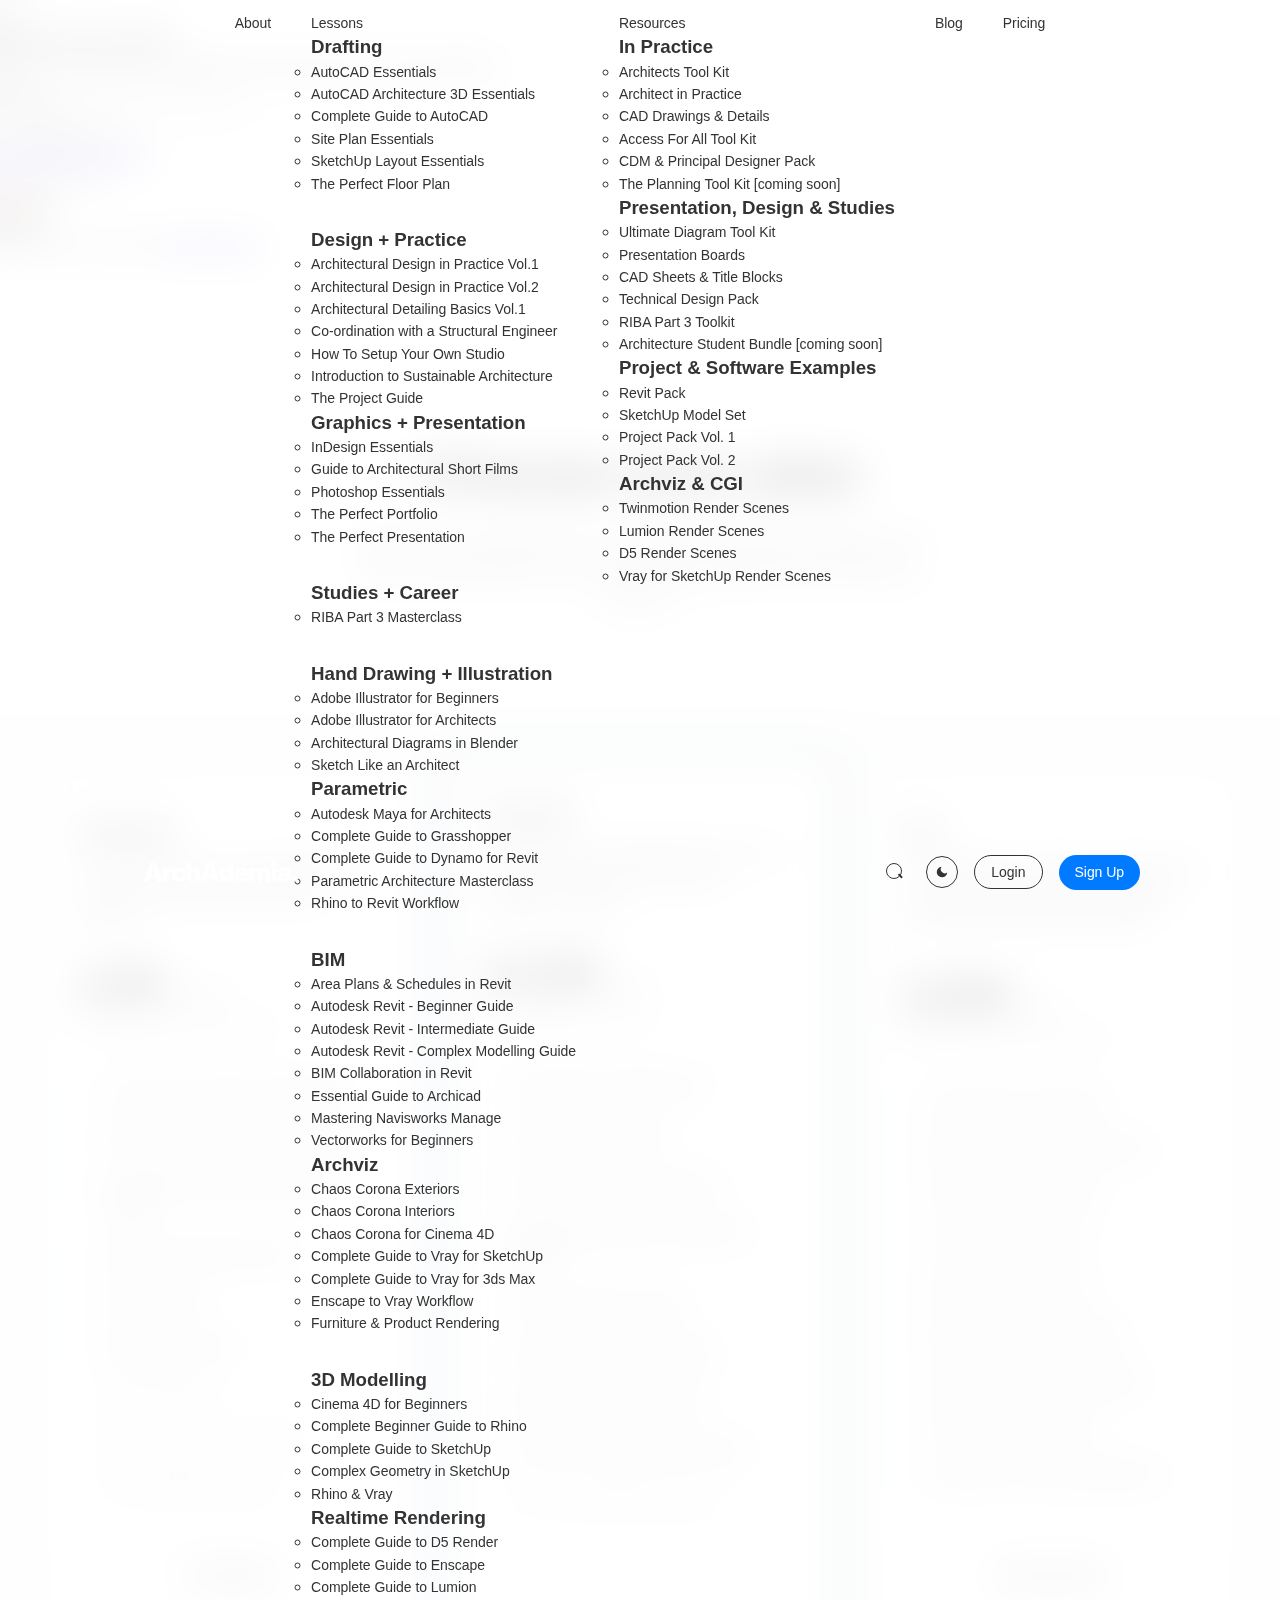
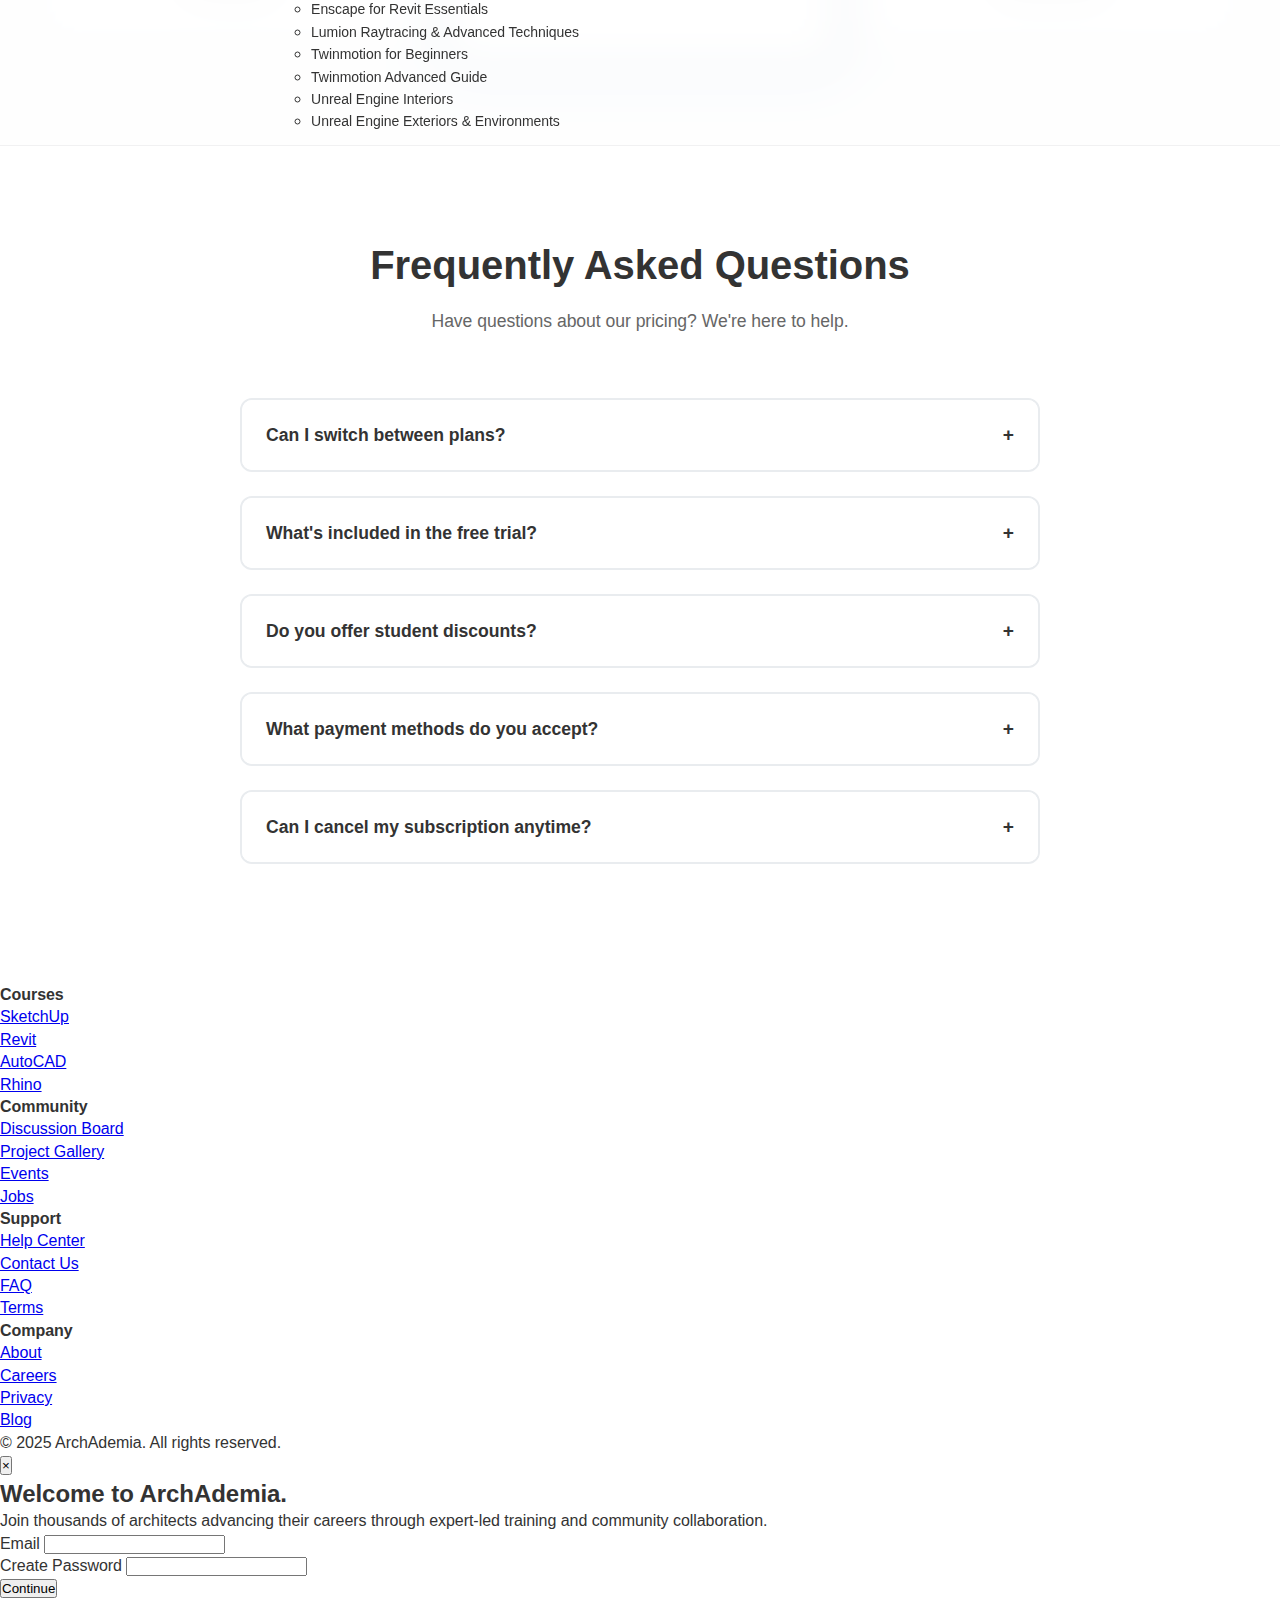
<file: pricing.html>
<!DOCTYPE html>
<html lang="en">
<head>
    <meta charset="UTF-8">
    <meta name="viewport" content="width=device-width, initial-scale=1.0">
    <title>Pricing - ArchAdemia</title>
    <link rel="stylesheet" href="styles.css">
    <style>
        /* Page-specific pricing styles */
        .main-content {
            margin-top: 80px;
            min-height: calc(100vh - 80px);
        }
        
        /* Pricing Hero Section */
        .pricing-hero {
            background: var(--bg-primary);
            padding: 6rem 2rem 4rem;
            text-align: center;
        }
        
        .pricing-hero h1 {
            font-size: 3.5rem;
            font-weight: 700;
            margin-bottom: 1rem;
            color: var(--text-primary);
            letter-spacing: -2px;
        }
        
        .pricing-hero p {
            font-size: 1.2rem;
            color: var(--text-secondary);
            max-width: 600px;
            margin: 0 auto 2rem;
            line-height: 1.5;
        }
        
        /* Billing Toggle */
        .billing-toggle {
            display: flex;
            align-items: center;
            justify-content: center;
            gap: 1rem;
            margin-bottom: 4rem;
        }
        
        .toggle-label {
            font-weight: 600;
            color: var(--text-secondary);
            transition: color 0.3s ease;
        }
        
        .toggle-label.active {
            color: var(--text-primary);
        }
        
        .toggle-switch {
            position: relative;
            width: 56px;
            height: 28px;
            background: var(--border-color);
            border-radius: 14px;
            cursor: pointer;
            transition: background 0.3s ease;
        }
        
        .toggle-switch.active {
            background: var(--accent-blue);
        }
        
        .toggle-slider {
            position: absolute;
            top: 2px;
            left: 2px;
            width: 24px;
            height: 24px;
            background: white;
            border-radius: 50%;
            transition: transform 0.3s ease;
            box-shadow: 0 2px 6px rgba(0,0,0,0.2);
        }
        
        .toggle-switch.active .toggle-slider {
            transform: translateX(28px);
        }
        
        /* Pricing Cards Section */
        .pricing-section {
            background: var(--bg-secondary);
            padding: 4rem 2rem 6rem;
        }
        
        .pricing-container {
            max-width: 1200px;
            margin: 0 auto;
            display: grid;
            grid-template-columns: repeat(3, 1fr);
            gap: 2rem;
            align-items: stretch;
        }
        
        .pricing-card {
            background: var(--card-bg);
            border-radius: 16px;
            padding: 2.5rem;
            position: relative;
            transition: all 0.3s ease;
            border: 2px solid transparent;
            box-shadow: 0 4px 20px var(--shadow);
            display: flex;
            flex-direction: column;
        }
        
        .pricing-card:hover {
            transform: translateY(-4px);
            box-shadow: 0 8px 30px var(--shadow);
        }
        
        .pricing-card.popular {
            border-color: var(--accent-blue);
            transform: scale(1.05);
            box-shadow: 0 8px 40px rgba(0, 122, 255, 0.2);
        }
        
        .pricing-card.popular:hover {
            transform: scale(1.05) translateY(-4px);
        }
        
        .popular-badge {
            position: absolute;
            top: -12px;
            left: 50%;
            transform: translateX(-50%);
            background: var(--accent-blue);
            color: white;
            padding: 0.5rem 1.5rem;
            border-radius: 20px;
            font-size: 0.875rem;
            font-weight: 600;
            letter-spacing: 0.5px;
        }
        
        .plan-name {
            font-size: 1.5rem;
            font-weight: 700;
            margin-bottom: 0.5rem;
            color: var(--text-primary);
        }
        
        .plan-description {
            color: var(--text-secondary);
            margin-bottom: 2rem;
            line-height: 1.5;
            flex-grow: 1;
        }
        
        .price-container {
            margin-bottom: 2rem;
        }
        
        .price {
            font-size: 3rem;
            font-weight: 700;
            color: var(--text-primary);
            line-height: 1;
        }
        
        .price-period {
            font-size: 1rem;
            color: var(--text-secondary);
            margin-left: 0.5rem;
        }
        
        .price-note {
            font-size: 0.875rem;
            color: var(--text-light);
            margin-top: 0.5rem;
        }
        
        .plan-features {
            list-style: none;
            margin-bottom: 2.5rem;
            flex-grow: 1;
        }
        
        .plan-features li {
            padding: 0.75rem 0;
            color: var(--text-secondary);
            position: relative;
            padding-left: 1.5rem;
            line-height: 1.4;
        }
        
        .plan-features li::before {
            content: '✓';
            position: absolute;
            left: 0;
            color: #28a745;
            font-weight: 700;
            font-size: 1.1rem;
        }
        
        .plan-features li.unavailable {
            color: var(--text-light);
        }
        
        .plan-features li.unavailable::before {
            content: '–';
            color: var(--text-light);
        }
        
        .plan-button {
            width: 100%;
            padding: 1rem;
            border-radius: 12px;
            font-weight: 600;
            font-size: 1rem;
            cursor: pointer;
            transition: all 0.3s ease;
            border: 2px solid transparent;
            margin-top: auto;
        }
        
        .plan-button.primary {
            background: var(--accent-blue);
            color: white;
        }
        
        .plan-button.primary:hover {
            background: var(--accent-blue-hover);
            transform: translateY(-2px);
        }
        
        .plan-button.secondary {
            background: transparent;
            color: var(--text-primary);
            border-color: var(--border-color);
        }
        
        .plan-button.secondary:hover {
            border-color: var(--accent-blue);
            color: var(--accent-blue);
        }
        
        /* FAQ Section */
        .faq-section {
            background: var(--bg-primary);
            padding: 6rem 2rem;
        }
        
        .faq-container {
            max-width: 800px;
            margin: 0 auto;
        }
        
        .faq-header {
            text-align: center;
            margin-bottom: 4rem;
        }
        
        .faq-header h2 {
            font-size: 2.5rem;
            font-weight: 700;
            margin-bottom: 1rem;
            color: var(--text-primary);
        }
        
        .faq-header p {
            font-size: 1.1rem;
            color: var(--text-secondary);
        }
        
        .faq-item {
            margin-bottom: 1.5rem;
            border: 2px solid var(--border-color);
            border-radius: 12px;
            overflow: hidden;
            transition: border-color 0.3s ease;
        }
        
        .faq-item.active {
            border-color: var(--accent-blue);
        }
        
        .faq-question {
            width: 100%;
            padding: 1.5rem;
            background: var(--card-bg);
            border: none;
            text-align: left;
            font-size: 1.1rem;
            font-weight: 600;
            color: var(--text-primary);
            cursor: pointer;
            display: flex;
            justify-content: space-between;
            align-items: center;
            transition: background 0.3s ease;
        }
        
        .faq-question:hover {
            background: var(--bg-secondary);
        }
        
        .faq-icon {
            font-size: 1.2rem;
            transition: transform 0.3s ease;
            color: var(--accent-blue);
        }
        
        .faq-item.active .faq-icon {
            transform: rotate(45deg);
        }
        
        .faq-answer {
            max-height: 0;
            overflow: hidden;
            transition: max-height 0.3s ease;
            background: var(--card-bg);
        }
        
        .faq-answer.active {
            max-height: 200px;
        }
        
        .faq-answer-content {
            padding: 0 1.5rem 1.5rem;
            color: var(--text-secondary);
            line-height: 1.5;
        }
        
        /* Responsive Design */
        @media (max-width: 1024px) {
            .pricing-container {
                grid-template-columns: 1fr;
                max-width: 500px;
                gap: 2rem;
            }
            
            .pricing-card.popular {
                transform: none;
            }
            
            .pricing-card.popular:hover {
                transform: translateY(-4px);
            }
        }
        
        @media (max-width: 768px) {
            .pricing-hero {
                padding: 4rem 1rem 3rem;
            }
            
            .pricing-hero h1 {
                font-size: 2.5rem;
            }
            
            .pricing-hero p {
                font-size: 1rem;
            }
            
            .pricing-section {
                padding: 3rem 1rem 4rem;
            }
            
            .pricing-card {
                padding: 2rem 1.5rem;
            }
            
            .plan-name {
                font-size: 1.3rem;
            }
            
            .price {
                font-size: 2.5rem;
            }
        }
        
        @media (max-width: 480px) {
            .pricing-hero h1 {
                font-size: 2rem;
            }
            
            .billing-toggle {
                flex-direction: column;
                gap: 1rem;
            }
        }
    </style>
</head>
<body>
    <!-- Header Component Container -->
    <div id="header-container"></div>

    <!-- Main Content -->
    <main class="main-content">
        <!-- Pricing Hero -->
        <section class="pricing-hero">
            <h1>Choose your plan</h1>
            <p>Start for free, upgrade when you need more advanced features. All plans include access to our core learning platform and community features.</p>
        </section>
        
        <!-- Pricing Cards -->
        <section class="pricing-section">
            <div class="pricing-container">
                <!-- Monthly Plan -->
                <div class="pricing-card">
                    <h3 class="plan-name">Monthly</h3>
                    <p class="plan-description">Perfect for trying out our platform with full access to courses and community features.</p>
                    
                    <div class="price-container">
                        <span class="price">£39</span>
                        <span class="price-period">/month</span>
                        <div class="price-note">No commitment, cancel anytime</div>
                    </div>
                    
                    <ul class="plan-features">
                        <li>Access to all courses and tutorials</li>
                        <li>Download content for offline viewing</li>
                        <li>Community access & discussion boards</li>
                        <li>Monthly live Q&A sessions</li>
                        <li>Email support</li>
                        <li>Mobile app access</li>
                        <li class="unavailable">Priority support</li>
                        <li class="unavailable">Early access to new content</li>
                        <li class="unavailable">CPD certificate tracking</li>
                    </ul>
                    
                    <button class="plan-button secondary">Get Started</button>
                </div>
                
                <!-- Annual Plan (Popular) -->
                <div class="pricing-card popular">
                    <div class="popular-badge">Most Popular</div>
                    <h3 class="plan-name">Annual</h3>
                    <p class="plan-description">Best value for committed learners. Get a full year of premium access with significant savings.</p>
                    
                    <div class="price-container">
                        <span class="price">£139</span>
                        <span class="price-period">/year</span>
                        <div class="price-note">£11.58/month - Save 70%</div>
                    </div>
                    
                    <ul class="plan-features">
                        <li>Everything in Monthly plan</li>
                        <li>Priority email support</li>
                        <li>Early access to new courses</li>
                        <li>Exclusive webinars with industry experts</li>
                        <li>CPD certificate tracking</li>
                        <li>Advanced project templates</li>
                        <li>Quarterly progress reports</li>
                        <li>Access to archived live sessions</li>
                        <li class="unavailable">1-on-1 mentorship sessions</li>
                    </ul>
                    
                    <button class="plan-button primary">Start Annual Plan</button>
                </div>
                
                <!-- Pro Plan -->
                <div class="pricing-card">
                    <h3 class="plan-name">Pro</h3>
                    <p class="plan-description">For professionals seeking comprehensive career development with personalized mentorship and advanced features.</p>
                    
                    <div class="price-container">
                        <span class="price">£299</span>
                        <span class="price-period">/year</span>
                        <div class="price-note">£24.92/month + premium benefits</div>
                    </div>
                    
                    <ul class="plan-features">
                        <li>Everything in Annual plan</li>
                        <li>Monthly 1-on-1 mentorship calls</li>
                        <li>Portfolio review sessions</li>
                        <li>Custom learning paths</li>
                        <li>Direct instructor access</li>
                        <li>White-label CPD certificates</li>
                        <li>Advanced analytics dashboard</li>
                        <li>Priority feature requests</li>
                        <li>Exclusive Pro-only masterclasses</li>
                    </ul>
                    
                    <button class="plan-button secondary">Contact Sales</button>
                </div>
            </div>
        </section>
        
        <!-- FAQ Section -->
        <section class="faq-section">
            <div class="faq-container">
                <div class="faq-header">
                    <h2>Frequently Asked Questions</h2>
                    <p>Have questions about our pricing? We're here to help.</p>
                </div>
                
                <div class="faq-item">
                    <button class="faq-question" onclick="toggleFaq(this)">
                        <span>Can I switch between plans?</span>
                        <span class="faq-icon">+</span>
                    </button>
                    <div class="faq-answer">
                        <div class="faq-answer-content">
                            Yes, you can upgrade or downgrade your plan at any time. Changes take effect immediately, and we'll prorate any billing adjustments on your next invoice.
                        </div>
                    </div>
                </div>
                
                <div class="faq-item">
                    <button class="faq-question" onclick="toggleFaq(this)">
                        <span>What's included in the free trial?</span>
                        <span class="faq-icon">+</span>
                    </button>
                    <div class="faq-answer">
                        <div class="faq-answer-content">
                            All new users get a 7-day free trial with full access to our Annual plan features. No credit card required to start your trial.
                        </div>
                    </div>
                </div>
                
                <div class="faq-item">
                    <button class="faq-question" onclick="toggleFaq(this)">
                        <span>Do you offer student discounts?</span>
                        <span class="faq-icon">+</span>
                    </button>
                    <div class="faq-answer">
                        <div class="faq-answer-content">
                            Yes! Students with valid .edu email addresses receive 50% off all plans. Contact support with your student verification for discount codes.
                        </div>
                    </div>
                </div>
                
                <div class="faq-item">
                    <button class="faq-question" onclick="toggleFaq(this)">
                        <span>What payment methods do you accept?</span>
                        <span class="faq-icon">+</span>
                    </button>
                    <div class="faq-answer">
                        <div class="faq-answer-content">
                            We accept all major credit cards, PayPal, and bank transfers for annual subscriptions. All payments are processed securely through Stripe.
                        </div>
                    </div>
                </div>
                
                <div class="faq-item">
                    <button class="faq-question" onclick="toggleFaq(this)">
                        <span>Can I cancel my subscription anytime?</span>
                        <span class="faq-icon">+</span>
                    </button>
                    <div class="faq-answer">
                        <div class="faq-answer-content">
                            Absolutely. You can cancel your subscription at any time from your account settings. You'll continue to have access until the end of your current billing period.
                        </div>
                    </div>
                </div>
            </div>
        </section>
    </main>

    <!-- Footer Component Container -->
    <div id="footer-container"></div>

    <!-- Signup Modal -->
    <div class="modal-overlay" id="signupModal">
        <div class="signup-modal">
            <button class="close-modal" id="closeModal">&times;</button>
            <h2 class="modal-title">Welcome to ArchAdemia.</h2>
            <p class="modal-description">Join thousands of architects advancing their careers through expert-led training and community collaboration.</p>
            
            <form class="signup-form" onsubmit="handleSignup(event)">
                <div class="form-group">
                    <label for="email">Email</label>
                    <input type="email" id="email" name="email" required>
                </div>
                
                <div class="form-group">
                    <label for="password">Create Password</label>
                    <input type="password" id="password" name="password" required>
                </div>
            </form>
            
            <button class="continue-btn" onclick="handleSignup(event)">Continue</button>
        </div>
    </div>

    <!-- Load Components -->
    <script src="header.js"></script>
    <script src="footer.js"></script>
    <script src="modal.js"></script>
    
    <!-- Page-specific JavaScript -->
    <script>
        document.addEventListener('DOMContentLoaded', function() {
            // Load header and footer
            loadHeader();
            loadFooter();
            
            // Initialize modal
            initializeModal();
            
            // Contact Sales functionality
            const contactSalesBtn = document.querySelector('.plan-button.secondary:last-of-type');
            if (contactSalesBtn && contactSalesBtn.textContent.includes('Contact Sales')) {
                contactSalesBtn.addEventListener('click', function(e) {
                    e.preventDefault();
                    alert('Thank you for your interest in our Pro plan! Please email us at sales@archacademia.com or call +44 20 1234 5678 to discuss your requirements.');
                });
            }
        });
        
        // FAQ functionality
        function toggleFaq(button) {
            const faqItem = button.parentElement;
            const faqAnswer = faqItem.querySelector('.faq-answer');
            const icon = button.querySelector('.faq-icon');
            
            // Close all other FAQs
            document.querySelectorAll('.faq-item').forEach(item => {
                if (item !== faqItem) {
                    item.classList.remove('active');
                    item.querySelector('.faq-answer').classList.remove('active');
                    item.querySelector('.faq-icon').textContent = '+';
                }
            });
            
            // Toggle current FAQ
            faqItem.classList.toggle('active');
            faqAnswer.classList.toggle('active');
            icon.textContent = faqItem.classList.contains('active') ? '+' : '+';
        }
        
        // Signup form functionality
        function handleSignup(event) {
            if (event) event.preventDefault();
            const email = document.getElementById('email').value;
            const password = document.getElementById('password').value;
            
            if (email && password) {
                alert('Welcome to ArchAdemia! Your account has been created successfully.');
                closeModal();
                document.getElementById('email').value = '';
                document.getElementById('password').value = '';
            } else {
                alert('Please fill in all required fields.');
            }
        }
        
        function closeModal() {
            const modal = document.getElementById('signupModal');
            if (modal) {
                modal.classList.remove('active');
                document.body.style.overflow = '';
            }
        }
    </script>
</body>
</html>
</file>
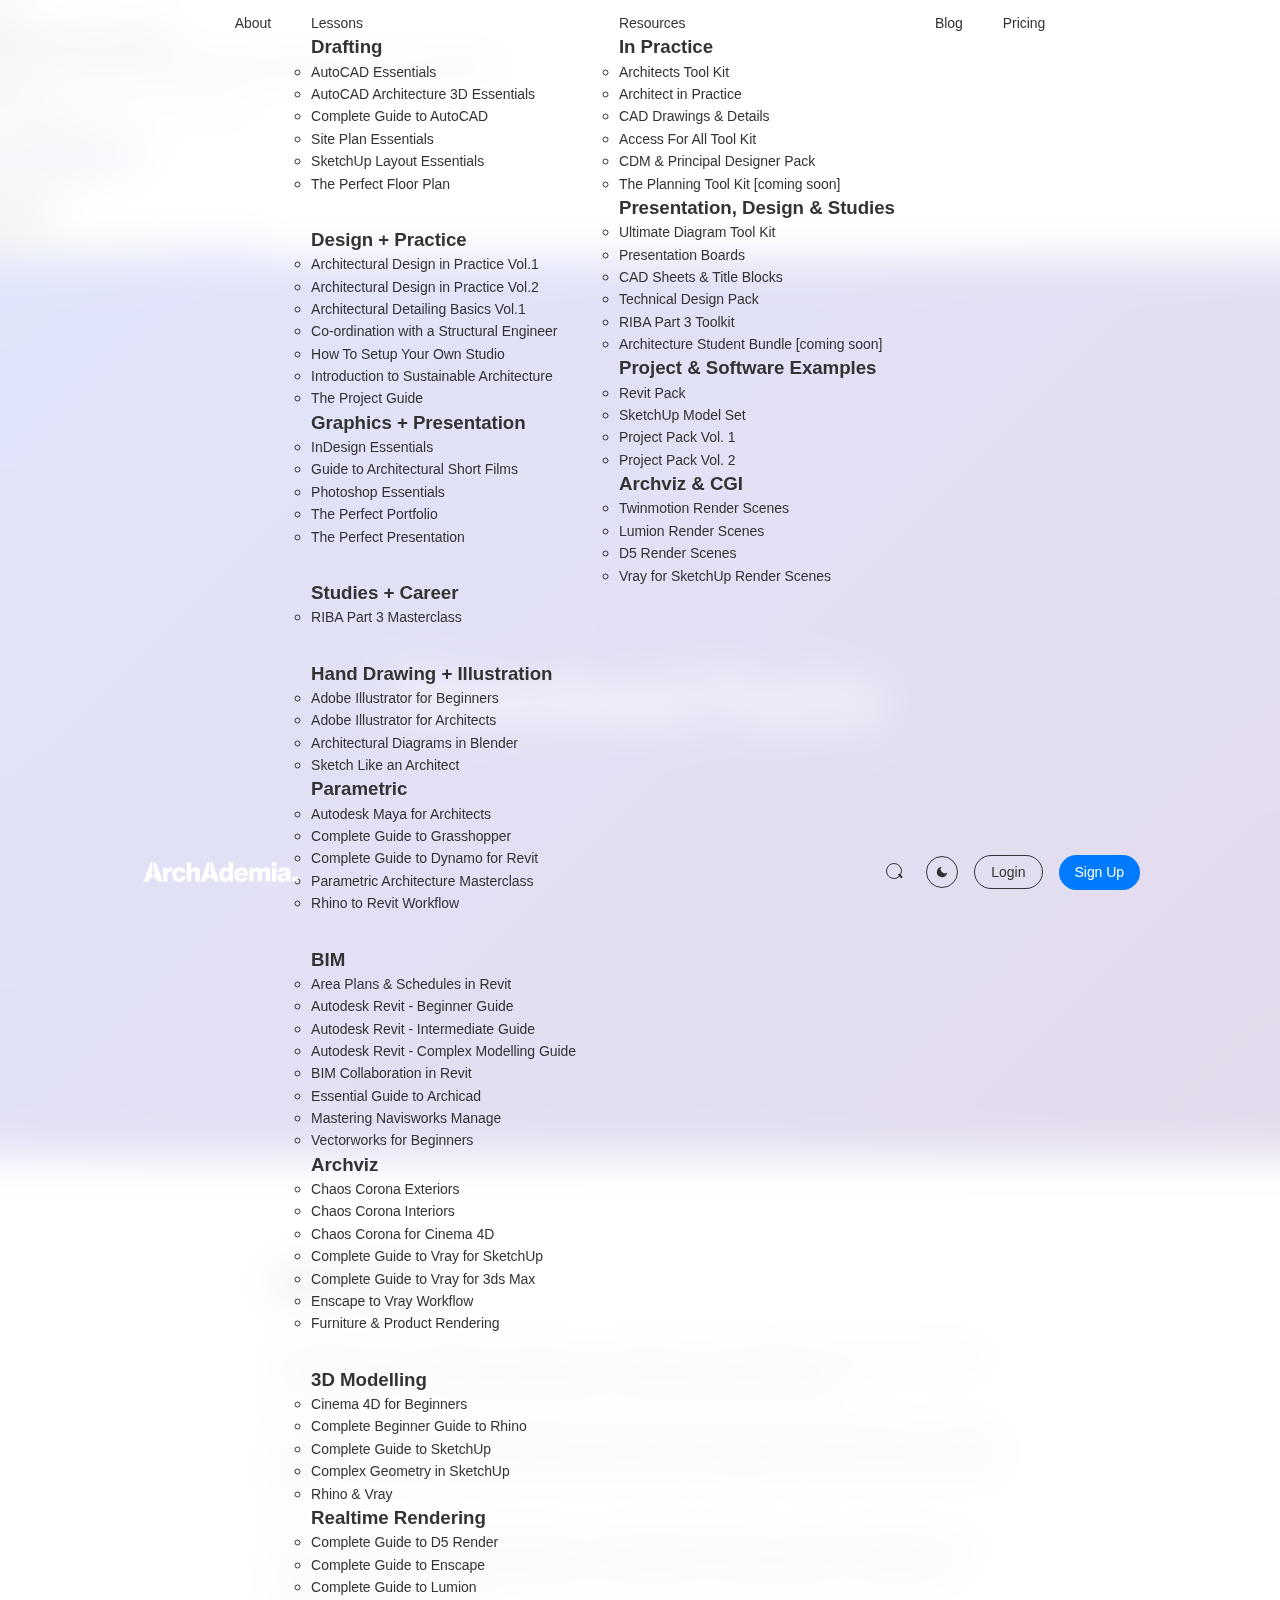
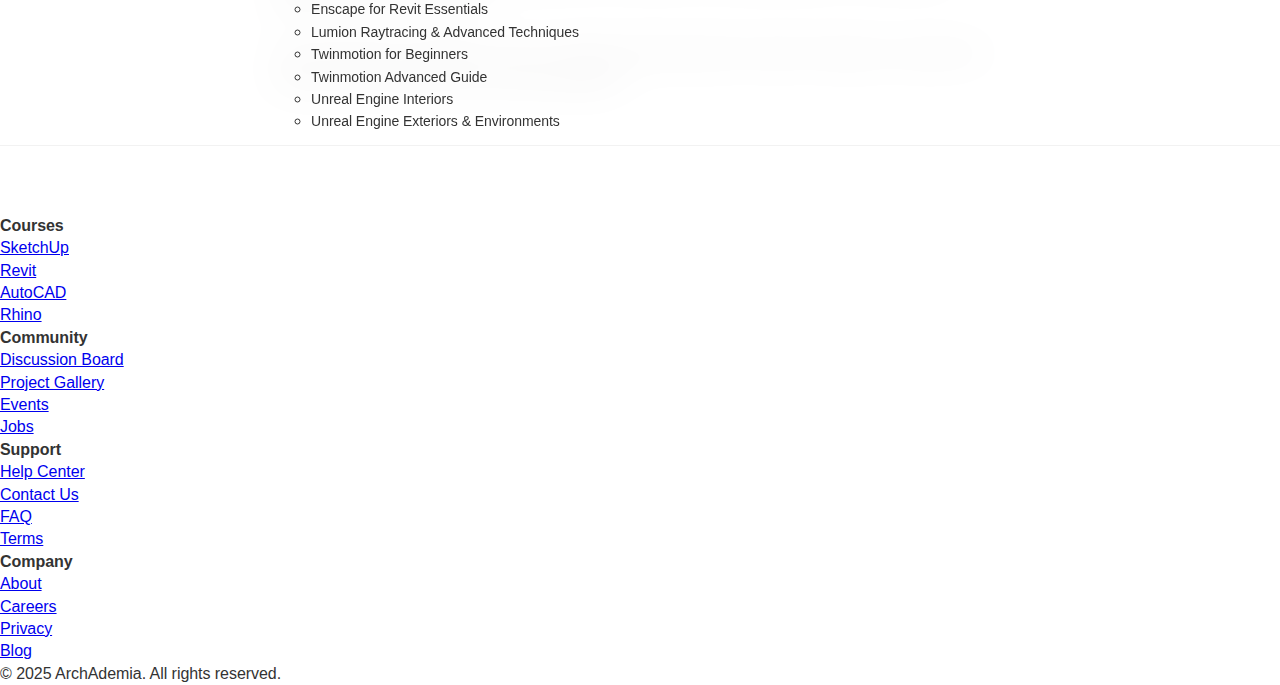
<file: resources.html>
<!DOCTYPE html>
<html lang="en">
<head>
    <meta charset="UTF-8">
    <meta name="viewport" content="width=device-width, initial-scale=1.0">
    <title>Resources - ArchAdemia</title>
    <link rel="stylesheet" href="styles.css">
    <style>
        /* Page-specific styles only */
        .hero {
            height: 100vh;
            background: linear-gradient(135deg, #667eea 0%, #764ba2 100%);
            display: flex;
            align-items: center;
            justify-content: center;
            text-align: center;
            color: white;
        }
        
        .hero h1 {
            font-size: 4rem;
            font-weight: 700;
            letter-spacing: -2px;
        }
        
        .content {
            padding: 6rem 2rem;
            max-width: 800px;
            margin: 0 auto;
            background: var(--bg-primary);
        }
        
        .content h2 {
            font-size: 2.5rem;
            margin-bottom: 2rem;
            color: var(--text-primary);
            font-weight: 700;
        }
        
        .content p {
            font-size: 1.1rem;
            line-height: 1.6;
            color: var(--text-secondary);
            margin-bottom: 1.5rem;
        }
        
        /* Responsive */
        @media (max-width: 768px) {
            .hero h1 {
                font-size: 2.5rem;
            }
            
            .content {
                padding: 4rem 2rem;
            }
            
            .content h2 {
                font-size: 2rem;
            }
        }
    </style>
</head>
<body>
    <!-- Header Component Container -->
    <div id="header-container"></div>

    <!-- Hero Section -->
    <section class="hero">
        <div class="hero-content">
            <h1>Download Packs</h1>
        </div>
    </section>

    <!-- Content Section -->
    <section class="content">
        <h2>Our Story</h2>
        <p>ArchAdemia was founded by architects, for architects. We understand the unique challenges and opportunities in architectural education and professional development.</p>
        <p>Our mission is to bridge the gap between academic learning and real-world practice, providing architects at every stage of their career with the tools, knowledge, and community they need to excel.</p>
        <p>From software mastery to design theory, sustainability practices to project management, we offer comprehensive learning experiences that reflect the evolving nature of architectural practice in the 21st century.</p>
        <p>Join thousands of architects who are already advancing their careers through our expert-led training and collaborative community platform.</p>
    </section>

    <!-- Footer Component Container -->
    <div id="footer-container"></div>

    <!-- Load Components -->
    <script src="header.js"></script>
    <script src="footer.js"></script>
    
    <!-- Initialize Components -->
    <script>
        document.addEventListener('DOMContentLoaded', function() {
            // Load header and footer
            loadHeader();
            loadFooter();
        });
    </script>
</body>
</html>
</file>
<file: styles.css>
:root {
    --bg-primary: #ffffff;
    --bg-secondary: #f8f9fa;
    --bg-tertiary: #000000;
    --text-primary: #333333;
    --text-secondary: #666666;
    --text-light: #999999;
    --border-color: #e9ecef;
    --card-bg: #ffffff;
    --modal-bg: #ffffff;
    --shadow: rgba(0,0,0,0.1);
    --shadow-heavy: rgba(0,0,0,0.3);
}

[data-theme="dark"] {
    --bg-primary: #141414;
    --bg-secondary: #1f1f1f;
    --bg-tertiary: #ffffff;
    --text-primary: #ffffff;
    --text-secondary: #e0e0e0;
    --text-light: #cccccc;
    --border-color: #404040;
    --card-bg: #1f1f1f;
    --modal-bg: #1f1f1f;
    --shadow: rgba(0,0,0,0.4);
    --shadow-heavy: rgba(0,0,0,0.7);
}

* {
    margin: 0;
    padding: 0;
    box-sizing: border-box;
}

body {
    font-family: 'Helvetica', -apple-system, BlinkMacSystemFont, 'Segoe UI', sans-serif;
    line-height: 1.4;
    color: var(--text-primary);
    letter-spacing: -0.05px;
    background-color: var(--bg-primary);
    transition: background-color 0.3s ease, color 0.3s ease;
}

/* Apple-inspired Header with Frosted Glass */
.header {
    position: fixed;
    top: 0;
    left: 0;
    right: 0;
    background: rgba(255, 255, 255, 0.8);
    backdrop-filter: blur(20px);
    -webkit-backdrop-filter: blur(20px);
    z-index: 1000;
    padding: 0.75rem 2rem;
    transition: all 0.3s cubic-bezier(0.25, 0.1, 0.25, 1);
    border-bottom: 1px solid rgba(0,0,0,0.05);
}

.header.scrolled {
    background: rgba(255, 255, 255, 0.7);
    backdrop-filter: blur(25px);
    -webkit-backdrop-filter: blur(25px);
    border-bottom: 1px solid rgba(0,0,0,0.1);
}

[data-theme="dark"] .header {
    background: rgba(20, 20, 20, 0.8);
    border-bottom: 1px solid rgba(255,255,255,0.05);
}

[data-theme="dark"] .header.scrolled {
    background: rgba(20, 20, 20, 0.7);
    backdrop-filter: blur(25px);
    -webkit-backdrop-filter: blur(25px);
    border-bottom: 1px solid rgba(255,255,255,0.1);
}

/* Apple- Centered Navigation */
.nav {
    display: flex;
    justify-content: center;
    align-items: center;
    max-width: 1000px;
    margin: 0 auto;
    position: relative;
}

.logo {
    position: absolute;
    left: 0;
    font-size: 1.3rem;
    font-weight: 700;
    color: var(--text-primary);
}

.nav-links {
    display: flex;
    list-style: none;
    gap: 2.5rem;
    margin: 0;
    padding: 0;
}

.nav-links a {
    text-decoration: none;
    color: var(--text-primary);
    font-size: 0.875rem;
    font-weight: 400;
    transition: color 0.3s ease;
    padding: 0.5rem 0;
}

.nav-links a:hover {
    color: #007AFF;
}

.nav-buttons {
    position: absolute;
    right: 0;
    display: flex;
    gap: 1rem;
    align-items: center;
}

.search-btn {
    background: none;
    border: none;
    cursor: pointer;
    padding: 0.5rem;
    color: var(--text-primary);
    transition: color 0.3s ease;
}

.search-btn:hover {
    color: #007AFF;
}

.search-icon {
    width: 16px;
    height: 16px;
    border: 1.5px solid currentColor;
    border-radius: 50%;
    position: relative;
    display: inline-block;
}

.search-icon::after {
    content: '';
    position: absolute;
    width: 5px;
    height: 1.5px;
    background: currentColor;
    top: 11px;
    left: 11px;
    transform: rotate(45deg);
}

.theme-toggle {
    background: none;
    border: 1.5px solid var(--text-primary);
    border-radius: 50%;
    width: 32px;
    height: 32px;
    display: flex;
    align-items: center;
    justify-content: center;
    cursor: pointer;
    transition: all 0.3s ease;
    color: var(--text-primary);
}

.theme-toggle:hover {
    background: var(--text-primary);
    color: var(--bg-primary);
}

.theme-icon {
    width: 14px;
    height: 14px;
    fill: currentColor;
}

.signup-btn {
    background: #007AFF;
    color: white;
    padding: 0.5rem 1rem;
    border-radius: 20px;
    text-decoration: none;
    font-weight: 500;
    font-size: 0.875rem;
    transition: all 0.3s ease;
    border: none;
    cursor: pointer;
}

.signup-btn:hover {
    background: #0056CC;
    transform: translateY(-1px);
}

.login-btn {
    background: transparent;
    color: var(--text-primary);
    border: 1.5px solid var(--text-primary);
    padding: 0.5rem 1rem;
    border-radius: 20px;
    text-decoration: none;
    font-weight: 500;
    font-size: 0.875rem;
    transition: all 0.3s ease;
    cursor: pointer;
}

.login-btn:hover {
    background: var(--text-primary);
    color: var(--bg-primary);
}

.burger-menu {
    display: none;
    flex-direction: column;
    cursor: pointer;
    width: 24px;
    height: 24px;
    justify-content: space-around;
}

.burger-line {
    width: 100%;
    height: 2px;
    background: var(--text-primary);
    transition: all 0.3s ease;
}

.burger-menu.active .burger-line:nth-child(1) {
    transform: rotate(45deg) translate(5px, 5px);
}

.burger-menu.active .burger-line:nth-child(2) {
    opacity: 0;
}

.burger-menu.active .burger-line:nth-child(3) {
    transform: rotate(-45deg) translate(7px, -6px);
}

/* Apple-style Mobile Menu - Slide Down */
.mobile-menu {
    position: fixed;
    top: -70%;
    left: 0;
    right: 0;
    height: 70vh;
    background: rgba(255, 255, 255, 0.95);
    backdrop-filter: blur(20px);
    -webkit-backdrop-filter: blur(20px);
    transition: all 0.4s cubic-bezier(0.25, 0.1, 0.25, 1);
    z-index: 10001;
    padding: 6rem 2rem 3rem;
    display: flex;
    flex-direction: column;
    overflow: hidden;
    opacity: 0;
    visibility: hidden;
    border-bottom-left-radius: 20px;
    border-bottom-right-radius: 20px;
}

.mobile-menu-overlay.active {
    background: rgba(0,0,0,0.2);
    opacity: 1;
    visibility: visible;
}

.mobile-menu {
    position: fixed;
    top: -70%;
    left: 0;
    right: 0;
    height: 70vh;
    background: rgba(255, 255, 255, 0.95);
    backdrop-filter: blur(20px);
    -webkit-backdrop-filter: blur(20px);
    transition: all 0.4s cubic-bezier(0.25, 0.1, 0.25, 1);
    z-index: 10001;
    padding: 6rem 2rem 3rem;
    display: flex;
    flex-direction: column;
    overflow-y: auto;
    opacity: 0;
    visibility: hidden;
    border-bottom-left-radius: 20px;
    border-bottom-right-radius: 20px;
}

[data-theme="dark"] .mobile-menu {
    background: rgba(20, 20, 20, 0.95);
}

.mobile-menu.active {
    top: 0;
    opacity: 1;
    visibility: visible;
}

.mobile-nav-links {
    list-style: none;
    margin-bottom: auto;
    text-align: left;
    flex-shrink: 0;
}

.mobile-nav-links li {
    margin-bottom: 1rem;
    opacity: 0;
    transform: translateY(20px);
    transition: all 0.3s cubic-bezier(0.25, 0.1, 0.25, 1);
}

.mobile-menu.active .mobile-nav-links li {
    opacity: 1;
    transform: translateY(0);
}

.mobile-menu.active .mobile-nav-links li:nth-child(1) { transition-delay: 0.1s; }
.mobile-menu.active .mobile-nav-links li:nth-child(2) { transition-delay: 0.2s; }
.mobile-menu.active .mobile-nav-links li:nth-child(3) { transition-delay: 0.3s; }
.mobile-menu.active .mobile-nav-links li:nth-child(4) { transition-delay: 0.4s; }
.mobile-menu.active .mobile-nav-links li:nth-child(5) { transition-delay: 0.5s; }

.mobile-nav-links a {
    color: var(--text-primary);
    text-decoration: none;
    font-size: 1.2rem;
    font-weight: 600;
    display: block;
    padding: 0.75rem 0;
    transition: color 0.3s ease;
}

.mobile-nav-links a:hover {
    color: #007AFF;
}

.mobile-close-btn {
    position: absolute;
    top: 1.5rem;
    right: 2rem;
    background: none;
    border: none;
    font-size: 2rem;
    cursor: pointer;
    color: var(--text-primary);
    width: 40px;
    height: 40px;
    display: flex;
    align-items: center;
    justify-content: center;
    border-radius: 50%;
    transition: all 0.3s ease;
}

.mobile-close-btn:hover {
    background: var(--border-color);
}

.mobile-auth-buttons {
    display: flex;
    flex-direction: column;
    gap: 0.2rem;
    opacity: 0;
    transform: translateY(20px);
    transition: all 0.3s cubic-bezier(0.25, 0.1, 0.25, 1);
    transition-delay: 0.6s;
    padding-bottom: 30px;
    flex-shrink: 0;
}

.mobile-menu.active .mobile-auth-buttons {
    opacity: 1;
    transform: translateY(0);
}

.mobile-signup-btn {
    background: #007AFF;
    color: white;
    padding: 0.75rem 1.5rem;
    border-radius: 25px;
    text-decoration: none;
    font-weight: 600;
    text-align: center;
    transition: all 0.3s ease;
    border: none;
    cursor: pointer;
    font-size: 1rem;
}

.mobile-signup-btn:hover {
    background: #0056CC;
}

.mobile-login-btn {
    background: transparent;
    color: var(--text-primary);
    border: 1.5px solid var(--text-primary);
    padding: 0.75rem 1.5rem;
    border-radius: 25px;
    text-decoration: none;
    font-weight: 500;
    text-align: center;
    transition: all 0.3s ease;
    cursor: pointer;
    font-size: 1rem;
}

.mobile-login-btn:hover {
    background: var(--text-primary);
    color: var(--bg-primary);
}

/* Hero Section */
.hero {
    height: 100vh;
    background: linear-gradient(rgba(0,0,0,0.3), rgba(0,0,0,0.3)), url('Homepage_Hero.png');
    background-size: cover;
    background-position: center;
    display: flex;
    align-items: center;
    justify-content: center;
    text-align: center;
    color: white;
    position: relative;
}

.hero-content h1 {
    font-size: 4rem;
    font-weight: 700;
    margin-bottom: 1rem;
    letter-spacing: -2px;
}

.hero-content .tagline {
    font-size: 1.5rem;
    font-weight: 400;
    opacity: 0.9;
    margin-bottom: 2rem;
}

.cta-btn {
    background: #007AFF;
    color: white;
    padding: 1rem 2rem;
    border-radius: 30px;
    text-decoration: none;
</file>
